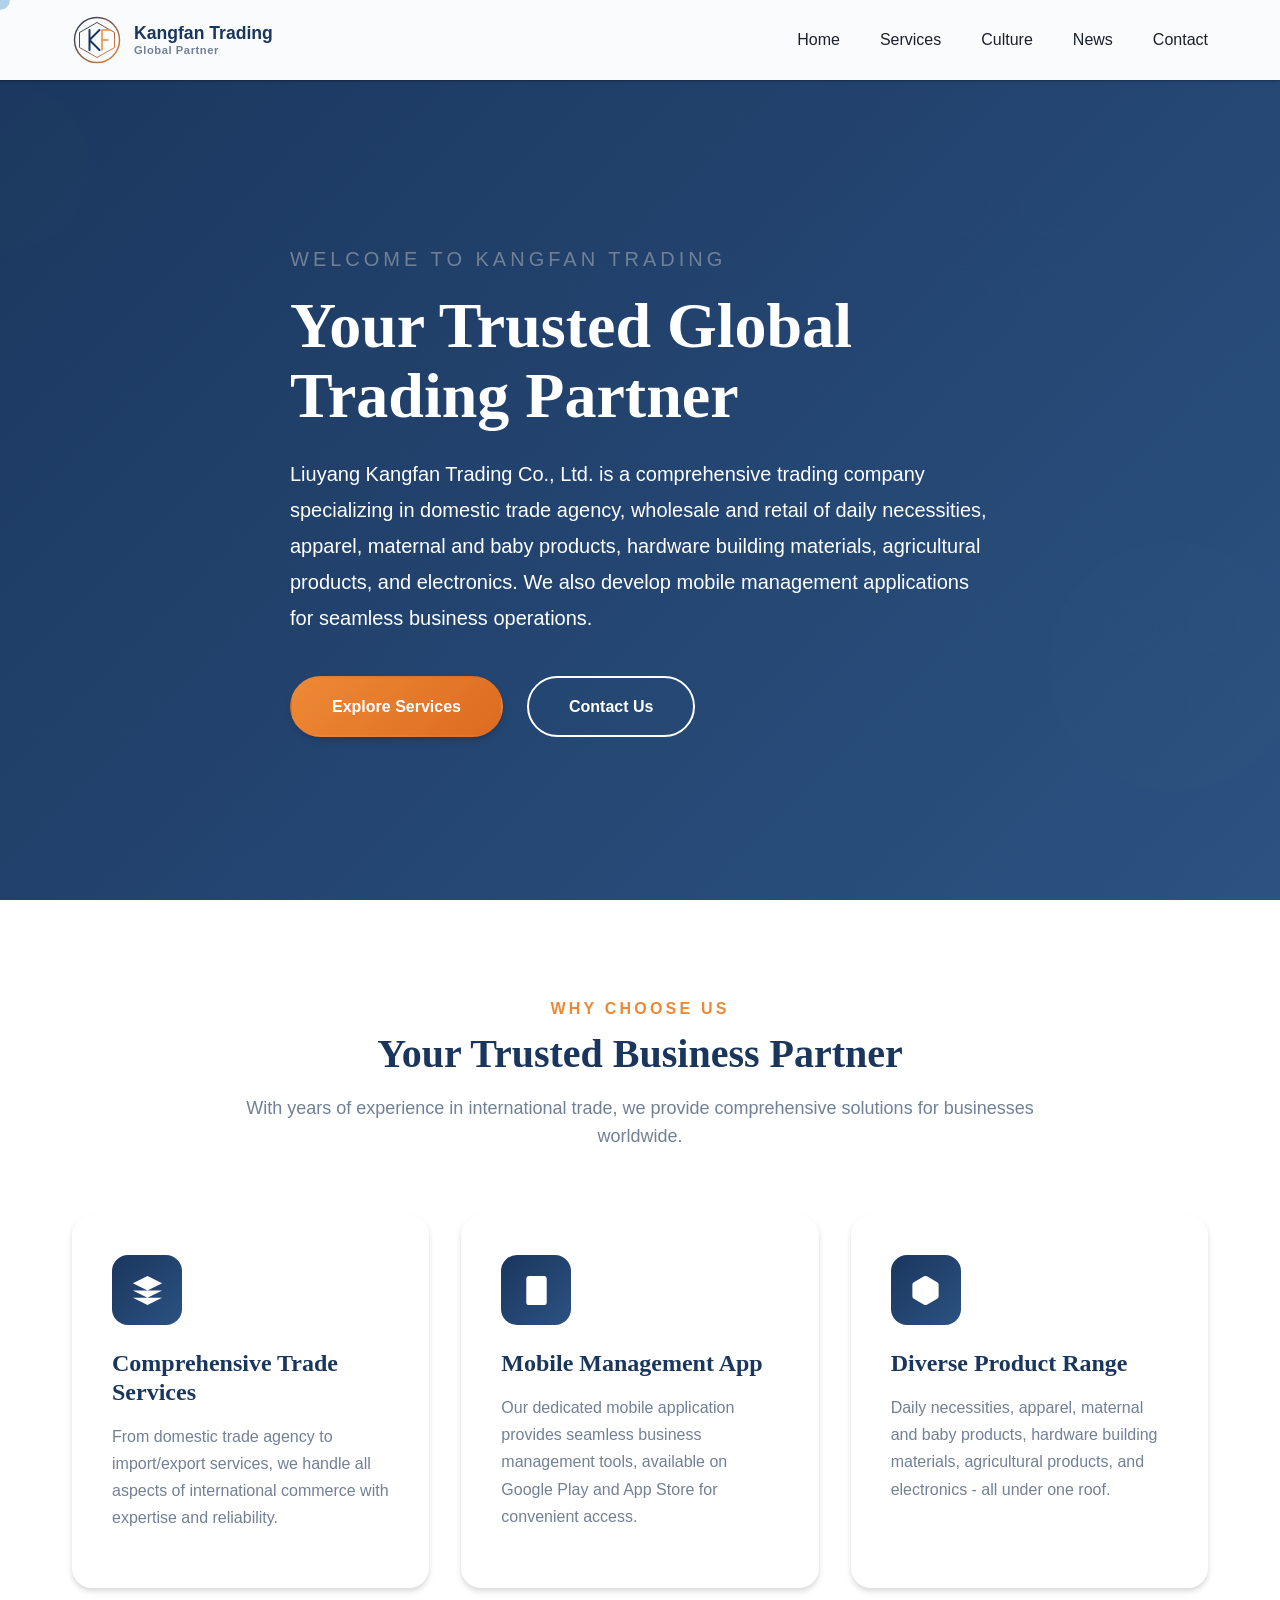
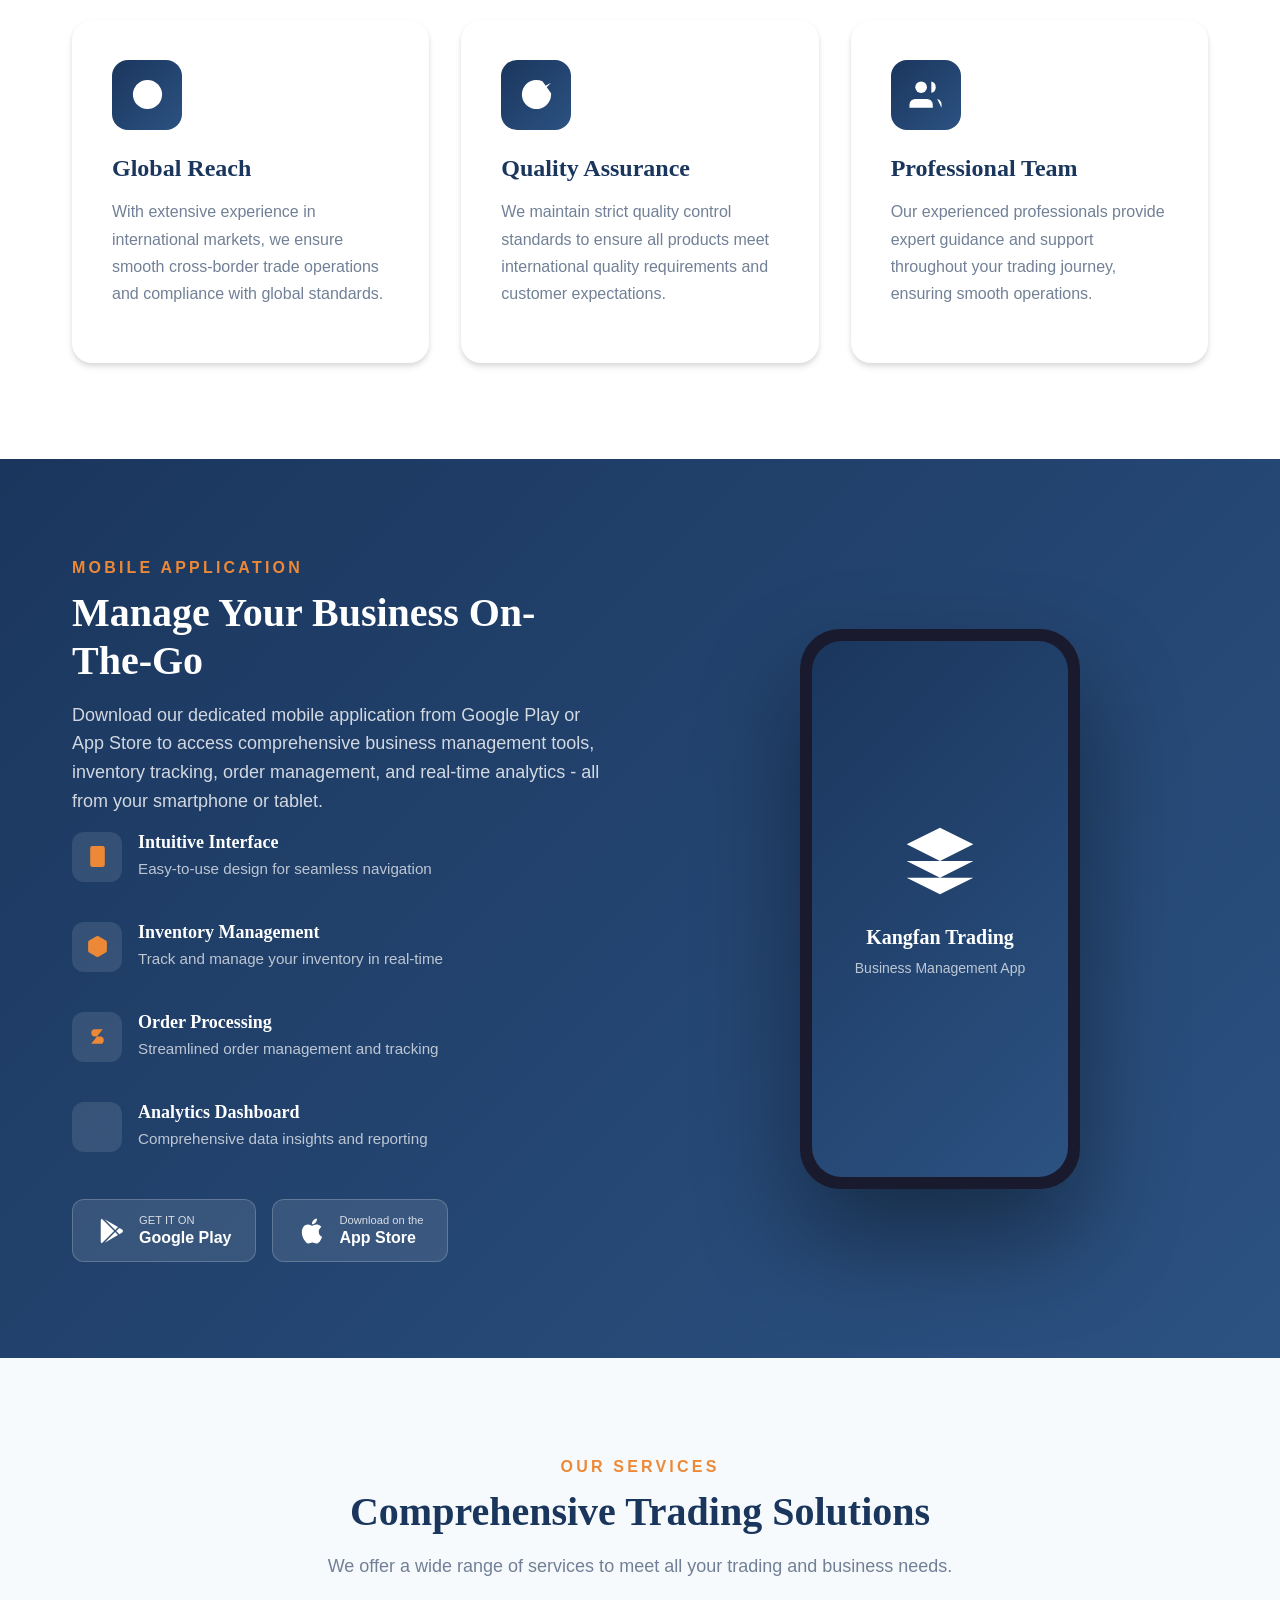
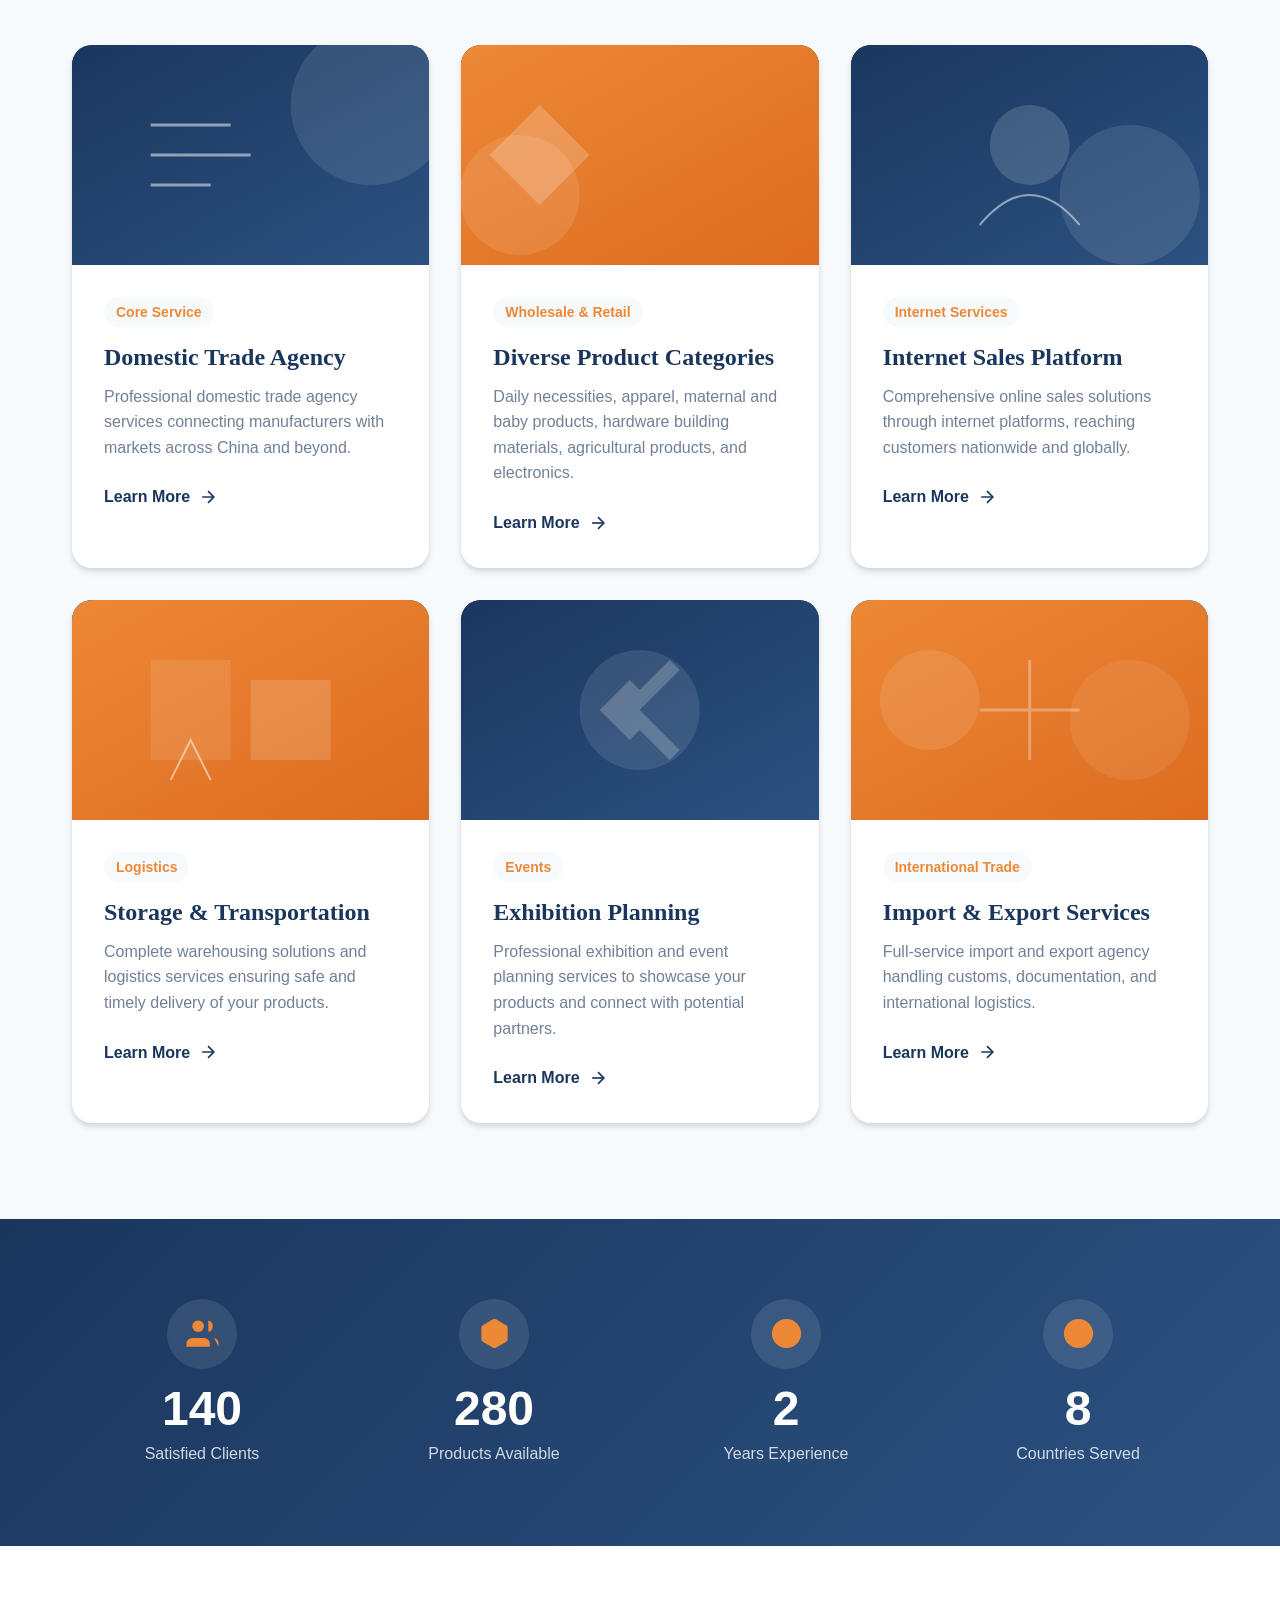
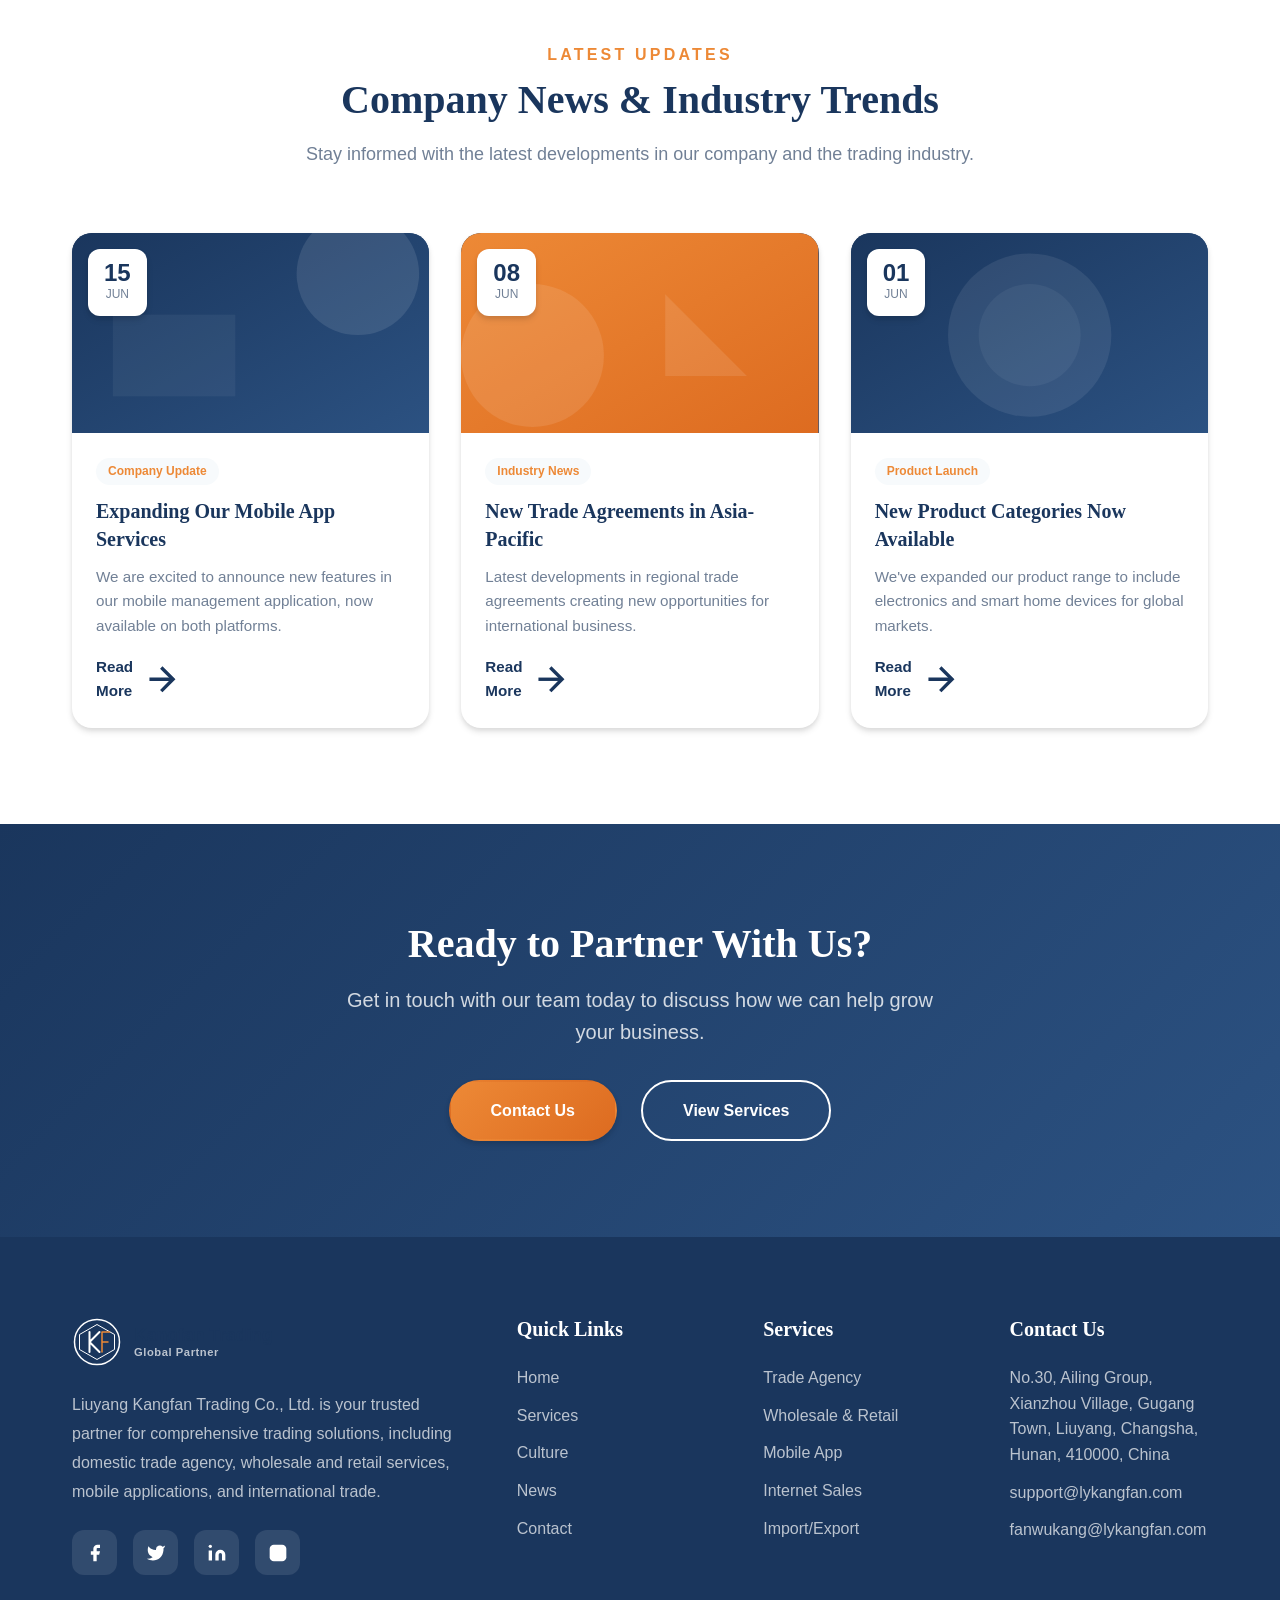
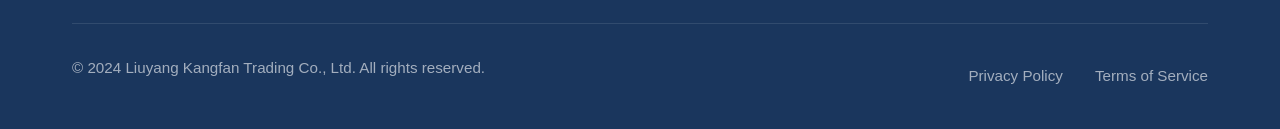
<file: index.html>
<!DOCTYPE html>
<html lang="en">
<head>
    <meta charset="UTF-8">
    <meta name="viewport" content="width=device-width, initial-scale=1.0">
    <meta name="description" content="Liuyang Kangfan Trading Co., Ltd. - Your trusted partner for domestic trade agency, wholesale and retail of daily necessities, apparel, maternal and baby products, hardware building materials, agricultural products, and electronics. Also offering mobile management applications.">
    <meta name="keywords" content="Liuyang Kangfan, Trading Company, Wholesale, Retail, Daily Necessities, Apparel, Maternal Products, Hardware, Electronics, Mobile App, Import Export, China">
    <meta name="author" content="Liuyang Kangfan Trading Co., Ltd.">
    <meta name="robots" content="index, follow">
    <meta name="googlebot" content="index, follow">
    <meta name="revisit-after" content="7 days">
    <meta name="language" content="English">
    <meta name="distribution" content="global">
    
    <!-- Open Graph -->
    <meta property="og:type" content="website">
    <meta property="og:title" content="Liuyang Kangfan Trading Co., Ltd. - Global Trading Partner">
    <meta property="og:description" content="Your trusted partner for domestic trade agency, wholesale and retail. Download our mobile app for seamless business management.">
    <meta property="og:url" content="https://lykangfan.com">
    <meta property="og:site_name" content="Liuyang Kangfan">
    <meta property="og:image" content="https://lykangfan.com/images/og-image.png">
    <meta property="og:locale" content="en_US">
    
    <!-- Twitter Card -->
    <meta name="twitter:card" content="summary_large_image">
    <meta name="twitter:title" content="Liuyang Kangfan Trading Co., Ltd.">
    <meta name="twitter:description" content="Your trusted partner for domestic trade agency and wholesale/retail services.">
    
    <!-- Canonical URL -->
    <link rel="canonical" href="https://lykangfan.com/">
    
    <!-- Favicon -->
    <link rel="icon" type="image/svg+xml" href="images/logo.svg">
    <link rel="apple-touch-icon" href="images/logo.svg">
    
    <title>Liuyang Kangfan Trading Co., Ltd. - Global Trading Partner</title>
    
    <!-- Stylesheets -->
    <link rel="stylesheet" href="css/style.css">
    <link rel="stylesheet" href="css/animations.css">
    
    <!-- Structured Data -->
    <script type="application/ld+json">
    {
        "@context": "https://schema.org",
        "@type": "Organization",
        "name": "Liuyang Kangfan Trading Co., Ltd.",
        "url": "https://lykangfan.com",
        "logo": "https://lykangfan.com/images/logo.svg",
        "description": "Your trusted partner for domestic trade agency, wholesale and retail of daily necessities, apparel, maternal products, hardware, and electronics.",
        "address": {
            "@type": "PostalAddress",
            "streetAddress": "No.30, Ailing Group, Xianzhou Village, Gugang Town",
            "addressLocality": "Liuyang",
            "addressRegion": "Hunan",
            "postalCode": "410000",
            "addressCountry": "CN"
        },
        "contactPoint": {
            "@type": "ContactPoint",
            "email": "support@lykangfan.com",
            "contactType": "customer service"
        }
    }
    </script>
</head>
<body>
    <!-- Header -->
    <header class="header">
        <div class="container">
            <a href="index.html" class="logo">
                <svg viewBox="0 0 100 100" width="50" height="50">
                    <circle cx="50" cy="50" r="45" fill="none" stroke="url(#headerGradient)" stroke-width="3"/>
                    <path d="M50 15 L85 35 L85 65 L50 85 L15 65 L15 35 Z" fill="none" stroke="url(#headerGradient)" stroke-width="2"/>
                    <path d="M35 30 L35 70 M35 50 L55 30 M35 50 L55 70" fill="none" stroke="#1a365d" stroke-width="4" stroke-linecap="round"/>
                    <path d="M60 30 L60 70 M60 30 L75 30 M60 50 L72 50" fill="none" stroke="#ed8936" stroke-width="3" stroke-linecap="round"/>
                    <defs>
                        <linearGradient id="headerGradient" x1="0%" y1="0%" x2="100%" y2="100%">
                            <stop offset="0%" style="stop-color:#1a365d"/>
                            <stop offset="100%" style="stop-color:#ed8936"/>
                        </linearGradient>
                    </defs>
                </svg>
                <div class="logo-text">
                    <span>Kangfan Trading</span>
                    <span>Global Partner</span>
                </div>
            </a>
            <nav class="nav">
                <ul class="nav-list">
                    <li><a href="index.html" class="nav-link active">Home</a></li>
                    <li><a href="services.html" class="nav-link">Services</a></li>
                    <li><a href="culture.html" class="nav-link">Culture</a></li>
                    <li><a href="news.html" class="nav-link">News</a></li>
                    <li><a href="contact.html" class="nav-link">Contact</a></li>
                </ul>
            </nav>
            <button class="mobile-menu-btn" aria-label="Toggle menu">
                <span></span>
                <span></span>
                <span></span>
            </button>
        </div>
    </header>
    
    <!-- Mobile Navigation -->
    <nav class="mobile-nav">
        <ul class="mobile-nav-list">
            <li><a href="index.html" class="mobile-nav-link">Home</a></li>
            <li><a href="services.html" class="mobile-nav-link">Services</a></li>
            <li><a href="culture.html" class="mobile-nav-link">Culture</a></li>
            <li><a href="news.html" class="mobile-nav-link">News</a></li>
            <li><a href="contact.html" class="mobile-nav-link">Contact</a></li>
        </ul>
    </nav>

    <!-- Hero Section -->
    <section class="hero">
        <div class="hero-bg">
            <svg viewBox="0 0 1920 1080" preserveAspectRatio="xMidYMid slice">
                <defs>
                    <pattern id="heroPattern" x="0" y="0" width="100" height="100" patternUnits="userSpaceOnUse">
                        <circle cx="50" cy="50" r="30" fill="none" stroke="white" stroke-width="1" opacity="0.1"/>
                    </pattern>
                </defs>
                <rect width="100%" height="100%" fill="url(#heroPattern)"/>
                <circle class="hero-bg-element" cx="200" cy="200" r="100" fill="white" opacity="0.05"/>
                <circle class="hero-bg-element" cx="1600" cy="800" r="150" fill="white" opacity="0.05"/>
                <circle class="hero-bg-element" cx="1400" cy="300" r="80" fill="white" opacity="0.03"/>
            </svg>
        </div>
        <div class="container">
            <div class="hero-content">
                <p class="hero-subtitle">Welcome to Kangfan Trading</p>
                <h1 class="hero-title">Your Trusted Global Trading Partner</h1>
                <p class="hero-description">
                    Liuyang Kangfan Trading Co., Ltd. is a comprehensive trading company specializing in domestic trade agency, wholesale and retail of daily necessities, apparel, maternal and baby products, hardware building materials, agricultural products, and electronics. We also develop mobile management applications for seamless business operations.
                </p>
                <div class="hero-buttons">
                    <a href="services.html" class="btn btn-primary">Explore Services</a>
                    <a href="contact.html" class="btn btn-secondary">Contact Us</a>
                </div>
            </div>
        </div>
    </section>

    <!-- Features Section -->
    <section class="section" id="features">
        <div class="container">
            <div class="section-header reveal">
                <p class="section-subtitle">Why Choose Us</p>
                <h2 class="section-title">Your Trusted Business Partner</h2>
                <p class="section-description">
                    With years of experience in international trade, we provide comprehensive solutions for businesses worldwide.
                </p>
            </div>
            <div class="features-grid">
                <div class="feature-card reveal stagger-1">
                    <div class="feature-icon">
                        <svg viewBox="0 0 24 24">
                            <path d="M12 2L2 7l10 5 10-5-10-5zM2 17l10 5 10-5M2 12l10 5 10-5"/>
                        </svg>
                    </div>
                    <h3 class="feature-title">Comprehensive Trade Services</h3>
                    <p class="feature-description">
                        From domestic trade agency to import/export services, we handle all aspects of international commerce with expertise and reliability.
                    </p>
                </div>
                <div class="feature-card reveal stagger-2">
                    <div class="feature-icon">
                        <svg viewBox="0 0 24 24">
                            <rect x="5" y="2" width="14" height="20" rx="2" ry="2"/>
                            <line x1="12" y1="18" x2="12.01" y2="18"/>
                        </svg>
                    </div>
                    <h3 class="feature-title">Mobile Management App</h3>
                    <p class="feature-description">
                        Our dedicated mobile application provides seamless business management tools, available on Google Play and App Store for convenient access.
                    </p>
                </div>
                <div class="feature-card reveal stagger-3">
                    <div class="feature-icon">
                        <svg viewBox="0 0 24 24">
                            <path d="M21 16V8a2 2 0 0 0-1-1.73l-7-4a2 2 0 0 0-2 0l-7 4A2 2 0 0 0 3 8v8a2 2 0 0 0 1 1.73l7 4a2 2 0 0 0 2 0l7-4A2 2 0 0 0 21 16z"/>
                            <polyline points="3.27 6.96 12 12.01 20.73 6.96"/>
                            <line x1="12" y1="22.08" x2="12" y2="12"/>
                        </svg>
                    </div>
                    <h3 class="feature-title">Diverse Product Range</h3>
                    <p class="feature-description">
                        Daily necessities, apparel, maternal and baby products, hardware building materials, agricultural products, and electronics - all under one roof.
                    </p>
                </div>
                <div class="feature-card reveal stagger-4">
                    <div class="feature-icon">
                        <svg viewBox="0 0 24 24">
                            <circle cx="12" cy="12" r="10"/>
                            <line x1="2" y1="12" x2="22" y2="12"/>
                            <path d="M12 2a15.3 15.3 0 0 1 4 10 15.3 15.3 0 0 1-4 10 15.3 15.3 0 0 1-4-10 15.3 15.3 0 0 1 4-10z"/>
                        </svg>
                    </div>
                    <h3 class="feature-title">Global Reach</h3>
                    <p class="feature-description">
                        With extensive experience in international markets, we ensure smooth cross-border trade operations and compliance with global standards.
                    </p>
                </div>
                <div class="feature-card reveal stagger-5">
                    <div class="feature-icon">
                        <svg viewBox="0 0 24 24">
                            <path d="M22 11.08V12a10 10 0 1 1-5.93-9.14"/>
                            <polyline points="22 4 12 14.01 9 11.01"/>
                        </svg>
                    </div>
                    <h3 class="feature-title">Quality Assurance</h3>
                    <p class="feature-description">
                        We maintain strict quality control standards to ensure all products meet international quality requirements and customer expectations.
                    </p>
                </div>
                <div class="feature-card reveal stagger-6">
                    <div class="feature-icon">
                        <svg viewBox="0 0 24 24">
                            <path d="M17 21v-2a4 4 0 0 0-4-4H5a4 4 0 0 0-4 4v2"/>
                            <circle cx="9" cy="7" r="4"/>
                            <path d="M23 21v-2a4 4 0 0 0-3-3.87"/>
                            <path d="M16 3.13a4 4 0 0 1 0 7.75"/>
                        </svg>
                    </div>
                    <h3 class="feature-title">Professional Team</h3>
                    <p class="feature-description">
                        Our experienced professionals provide expert guidance and support throughout your trading journey, ensuring smooth operations.
                    </p>
                </div>
            </div>
        </div>
    </section>

    <!-- App Section -->
    <section class="section app-section">
        <div class="container">
            <div class="app-content">
                <div class="app-info reveal-left">
                    <p class="section-subtitle">Mobile Application</p>
                    <h2 class="section-title">Manage Your Business On-The-Go</h2>
                    <p class="section-description">
                        Download our dedicated mobile application from Google Play or App Store to access comprehensive business management tools, inventory tracking, order management, and real-time analytics - all from your smartphone or tablet.
                    </p>
                    <div class="app-features">
                        <div class="app-feature">
                            <div class="app-feature-icon">
                                <svg viewBox="0 0 24 24">
                                    <rect x="5" y="2" width="14" height="20" rx="2" ry="2"/>
                                    <line x1="12" y1="18" x2="12.01" y2="18"/>
                                </svg>
                            </div>
                            <div class="app-feature-text">
                                <h4>Intuitive Interface</h4>
                                <p>Easy-to-use design for seamless navigation</p>
                            </div>
                        </div>
                        <div class="app-feature">
                            <div class="app-feature-icon">
                                <svg viewBox="0 0 24 24">
                                    <path d="M21 16V8a2 2 0 0 0-1-1.73l-7-4a2 2 0 0 0-2 0l-7 4A2 2 0 0 0 3 8v8a2 2 0 0 0 1 1.73l7 4a2 2 0 0 0 2 0l7-4A2 2 0 0 0 21 16z"/>
                                </svg>
                            </div>
                            <div class="app-feature-text">
                                <h4>Inventory Management</h4>
                                <p>Track and manage your inventory in real-time</p>
                            </div>
                        </div>
                        <div class="app-feature">
                            <div class="app-feature-icon">
                                <svg viewBox="0 0 24 24">
                                    <line x1="12" y1="1" x2="12" y2="23"/>
                                    <path d="M17 5H9.5a3.5 3.5 0 0 0 0 7h5a3.5 3.5 0 0 1 0 7H6"/>
                                </svg>
                            </div>
                            <div class="app-feature-text">
                                <h4>Order Processing</h4>
                                <p>Streamlined order management and tracking</p>
                            </div>
                        </div>
                        <div class="app-feature">
                            <div class="app-feature-icon">
                                <svg viewBox="0 0 24 24">
                                    <line x1="18" y1="20" x2="18" y2="10"/>
                                    <line x1="12" y1="20" x2="12" y2="4"/>
                                    <line x1="6" y1="20" x2="6" y2="14"/>
                                </svg>
                            </div>
                            <div class="app-feature-text">
                                <h4>Analytics Dashboard</h4>
                                <p>Comprehensive data insights and reporting</p>
                            </div>
                        </div>
                    </div>
                    <div class="app-stores">
                        <a href="#" class="store-btn" title="Download on Google Play">
                            <svg viewBox="0 0 24 24" fill="white">
                                <path d="M3 20.5v-17c0-.59.34-1.11.84-1.35L13.69 12l-9.85 9.85c-.5-.24-.84-.76-.84-1.35zm13.81-5.38L6.05 21.34l8.49-8.49 2.27 2.27zm3.35-4.31c.34.27.59.69.59 1.19s-.22.9-.57 1.18l-2.29 1.32-2.5-2.5 2.5-2.5 2.27 1.31zM6.05 2.66l10.76 6.22-2.27 2.27L6.05 2.66z"/>
                            </svg>
                            <div class="store-btn-text">
                                <span>GET IT ON</span>
                                <span>Google Play</span>
                            </div>
                        </a>
                        <a href="#" class="store-btn" title="Download on App Store">
                            <svg viewBox="0 0 24 24" fill="white">
                                <path d="M18.71 19.5c-.83 1.24-1.71 2.45-3.05 2.47-1.34.03-1.77-.79-3.29-.79-1.53 0-2 .77-3.27.82-1.31.05-2.3-1.32-3.14-2.53C4.25 17 2.94 12.45 4.7 9.39c.87-1.52 2.43-2.48 4.12-2.51 1.28-.02 2.5.87 3.29.87.78 0 2.26-1.07 3.81-.91.65.03 2.47.26 3.64 1.98-.09.06-2.17 1.28-2.15 3.81.03 3.02 2.65 4.03 2.68 4.04-.03.07-.42 1.44-1.38 2.83M13 3.5c.73-.83 1.94-1.46 2.94-1.5.13 1.17-.34 2.35-1.04 3.19-.69.85-1.83 1.51-2.95 1.42-.15-1.15.41-2.35 1.05-3.11z"/>
                            </svg>
                            <div class="store-btn-text">
                                <span>Download on the</span>
                                <span>App Store</span>
                            </div>
                        </a>
                    </div>
                </div>
                <div class="app-visual reveal-right">
                    <div class="phone-mockup float-medium">
                        <div class="phone-screen">
                            <svg viewBox="0 0 24 24" fill="white">
                                <path d="M12 2L2 7l10 5 10-5-10-5zM2 17l10 5 10-5M2 12l10 5 10-5"/>
                            </svg>
                            <h4>Kangfan Trading</h4>
                            <p>Business Management App</p>
                        </div>
                    </div>
                </div>
            </div>
        </div>
    </section>

    <!-- Services Preview Section -->
    <section class="section section-dark" id="services">
        <div class="container">
            <div class="section-header reveal">
                <p class="section-subtitle">Our Services</p>
                <h2 class="section-title">Comprehensive Trading Solutions</h2>
                <p class="section-description">
                    We offer a wide range of services to meet all your trading and business needs.
                </p>
            </div>
            <div class="services-grid">
                <div class="service-card reveal stagger-1">
                    <div class="service-image">
                        <svg viewBox="0 0 400 220" preserveAspectRatio="xMidYMid slice">
                            <defs>
                                <linearGradient id="serviceGrad1" x1="0%" y1="0%" x2="100%" y2="100%">
                                    <stop offset="0%" style="stop-color:#1a365d"/>
                                    <stop offset="100%" style="stop-color:#2c5282"/>
                                </linearGradient>
                            </defs>
                            <rect width="400" height="220" fill="url(#serviceGrad1)"/>
                            <circle cx="320" cy="60" r="80" fill="rgba(255,255,255,0.1)"/>
                            <path d="M100 80 L180 80 M100 110 L200 110 M100 140 L160 140" stroke="white" stroke-width="3" opacity="0.5"/>
                        </svg>
                    </div>
                    <div class="service-content">
                        <span class="service-tag">Core Service</span>
                        <h3 class="service-title">Domestic Trade Agency</h3>
                        <p class="service-description">
                            Professional domestic trade agency services connecting manufacturers with markets across China and beyond.
                        </p>
                        <a href="services.html" class="service-link">
                            Learn More
                            <svg viewBox="0 0 24 24" fill="none" stroke="currentColor" stroke-width="2">
                                <line x1="5" y1="12" x2="19" y2="12"/>
                                <polyline points="12 5 19 12 12 19"/>
                            </svg>
                        </a>
                    </div>
                </div>
                <div class="service-card reveal stagger-2">
                    <div class="service-image">
                        <svg viewBox="0 0 400 220" preserveAspectRatio="xMidYMid slice">
                            <defs>
                                <linearGradient id="serviceGrad2" x1="0%" y1="0%" x2="100%" y2="100%">
                                    <stop offset="0%" style="stop-color:#ed8936"/>
                                    <stop offset="100%" style="stop-color:#dd6b20"/>
                                </linearGradient>
                            </defs>
                            <rect width="400" height="220" fill="url(#serviceGrad2)"/>
                            <circle cx="80" cy="150" r="60" fill="rgba(255,255,255,0.1)"/>
                            <path d="M50 110 L100 60 L150 110 L100 160 Z" fill="rgba(255,255,255,0.2)"/>
                        </svg>
                    </div>
                    <div class="service-content">
                        <span class="service-tag">Wholesale & Retail</span>
                        <h3 class="service-title">Diverse Product Categories</h3>
                        <p class="service-description">
                            Daily necessities, apparel, maternal and baby products, hardware building materials, agricultural products, and electronics.
                        </p>
                        <a href="services.html" class="service-link">
                            Learn More
                            <svg viewBox="0 0 24 24" fill="none" stroke="currentColor" stroke-width="2">
                                <line x1="5" y1="12" x2="19" y2="12"/>
                                <polyline points="12 5 19 12 12 19"/>
                            </svg>
                        </a>
                    </div>
                </div>
                <div class="service-card reveal stagger-3">
                    <div class="service-image">
                        <svg viewBox="0 0 400 220" preserveAspectRatio="xMidYMid slice">
                            <defs>
                                <linearGradient id="serviceGrad3" x1="0%" y1="0%" x2="100%" y2="100%">
                                    <stop offset="0%" style="stop-color:#1a365d"/>
                                    <stop offset="100%" style="stop-color:#2c5282"/>
                                </linearGradient>
                            </defs>
                            <rect width="400" height="220" fill="url(#serviceGrad3)"/>
                            <circle cx="300" cy="150" r="70" fill="rgba(255,255,255,0.1)"/>
                            <circle cx="200" cy="100" r="40" fill="rgba(255,255,255,0.15)"/>
                            <path d="M150 180 Q200 120 250 180" stroke="white" stroke-width="2" fill="none" opacity="0.5"/>
                        </svg>
                    </div>
                    <div class="service-content">
                        <span class="service-tag">Internet Services</span>
                        <h3 class="service-title">Internet Sales Platform</h3>
                        <p class="service-description">
                            Comprehensive online sales solutions through internet platforms, reaching customers nationwide and globally.
                        </p>
                        <a href="services.html" class="service-link">
                            Learn More
                            <svg viewBox="0 0 24 24" fill="none" stroke="currentColor" stroke-width="2">
                                <line x1="5" y1="12" x2="19" y2="12"/>
                                <polyline points="12 5 19 12 12 19"/>
                            </svg>
                        </a>
                    </div>
                </div>
                <div class="service-card reveal stagger-4">
                    <div class="service-image">
                        <svg viewBox="0 0 400 220" preserveAspectRatio="xMidYMid slice">
                            <defs>
                                <linearGradient id="serviceGrad4" x1="0%" y1="0%" x2="100%" y2="100%">
                                    <stop offset="0%" style="stop-color:#ed8936"/>
                                    <stop offset="100%" style="stop-color:#dd6b20"/>
                                </linearGradient>
                            </defs>
                            <rect width="400" height="220" fill="url(#serviceGrad4)"/>
                            <rect x="100" y="60" width="80" height="100" fill="rgba(255,255,255,0.1)"/>
                            <rect x="200" y="80" width="80" height="80" fill="rgba(255,255,255,0.15)"/>
                            <path d="M120 180 L140 140 L160 180" stroke="white" stroke-width="2" fill="none" opacity="0.5"/>
                        </svg>
                    </div>
                    <div class="service-content">
                        <span class="service-tag">Logistics</span>
                        <h3 class="service-title">Storage & Transportation</h3>
                        <p class="service-description">
                            Complete warehousing solutions and logistics services ensuring safe and timely delivery of your products.
                        </p>
                        <a href="services.html" class="service-link">
                            Learn More
                            <svg viewBox="0 0 24 24" fill="none" stroke="currentColor" stroke-width="2">
                                <line x1="5" y1="12" x2="19" y2="12"/>
                                <polyline points="12 5 19 12 12 19"/>
                            </svg>
                        </a>
                    </div>
                </div>
                <div class="service-card reveal stagger-5">
                    <div class="service-image">
                        <svg viewBox="0 0 400 220" preserveAspectRatio="xMidYMid slice">
                            <defs>
                                <linearGradient id="serviceGrad5" x1="0%" y1="0%" x2="100%" y2="100%">
                                    <stop offset="0%" style="stop-color:#1a365d"/>
                                    <stop offset="100%" style="stop-color:#2c5282"/>
                                </linearGradient>
                            </defs>
                            <rect width="400" height="220" fill="url(#serviceGrad5)"/>
                            <circle cx="200" cy="110" r="60" fill="rgba(255,255,255,0.1)"/>
                            <path d="M160 110 L190 80 L200 90 L230 60 L240 70 L200 110 L240 150 L230 160 L200 130 L190 140 Z" fill="rgba(255,255,255,0.2)"/>
                        </svg>
                    </div>
                    <div class="service-content">
                        <span class="service-tag">Events</span>
                        <h3 class="service-title">Exhibition Planning</h3>
                        <p class="service-description">
                            Professional exhibition and event planning services to showcase your products and connect with potential partners.
                        </p>
                        <a href="services.html" class="service-link">
                            Learn More
                            <svg viewBox="0 0 24 24" fill="none" stroke="currentColor" stroke-width="2">
                                <line x1="5" y1="12" x2="19" y2="12"/>
                                <polyline points="12 5 19 12 12 19"/>
                            </svg>
                        </a>
                    </div>
                </div>
                <div class="service-card reveal stagger-6">
                    <div class="service-image">
                        <svg viewBox="0 0 400 220" preserveAspectRatio="xMidYMid slice">
                            <defs>
                                <linearGradient id="serviceGrad6" x1="0%" y1="0%" x2="100%" y2="100%">
                                    <stop offset="0%" style="stop-color:#ed8936"/>
                                    <stop offset="100%" style="stop-color:#dd6b20"/>
                                </linearGradient>
                            </defs>
                            <rect width="400" height="220" fill="url(#serviceGrad6)"/>
                            <circle cx="100" cy="100" r="50" fill="rgba(255,255,255,0.1)"/>
                            <circle cx="300" cy="120" r="60" fill="rgba(255,255,255,0.08)"/>
                            <path d="M150 110 L250 110 M200 60 L200 160" stroke="white" stroke-width="3" opacity="0.3"/>
                        </svg>
                    </div>
                    <div class="service-content">
                        <span class="service-tag">International Trade</span>
                        <h3 class="service-title">Import & Export Services</h3>
                        <p class="service-description">
                            Full-service import and export agency handling customs, documentation, and international logistics.
                        </p>
                        <a href="services.html" class="service-link">
                            Learn More
                            <svg viewBox="0 0 24 24" fill="none" stroke="currentColor" stroke-width="2">
                                <line x1="5" y1="12" x2="19" y2="12"/>
                                <polyline points="12 5 19 12 12 19"/>
                            </svg>
                        </a>
                    </div>
                </div>
            </div>
        </div>
    </section>

    <!-- Stats Section -->
    <section class="stats-section">
        <div class="container">
            <div class="stats-grid">
                <div class="stat-card reveal stagger-1">
                    <div class="stat-icon">
                        <svg viewBox="0 0 24 24">
                            <path d="M17 21v-2a4 4 0 0 0-4-4H5a4 4 0 0 0-4 4v2"/>
                            <circle cx="9" cy="7" r="4"/>
                            <path d="M23 21v-2a4 4 0 0 0-3-3.87"/>
                            <path d="M16 3.13a4 4 0 0 1 0 7.75"/>
                        </svg>
                    </div>
                    <div class="stat-number" data-counter="500">0</div>
                    <div class="stat-label">Satisfied Clients</div>
                </div>
                <div class="stat-card reveal stagger-2">
                    <div class="stat-icon">
                        <svg viewBox="0 0 24 24">
                            <path d="M21 16V8a2 2 0 0 0-1-1.73l-7-4a2 2 0 0 0-2 0l-7 4A2 2 0 0 0 3 8v8a2 2 0 0 0 1 1.73l7 4a2 2 0 0 0 2 0l7-4A2 2 0 0 0 21 16z"/>
                        </svg>
                    </div>
                    <div class="stat-number" data-counter="1000">0</div>
                    <div class="stat-label">Products Available</div>
                </div>
                <div class="stat-card reveal stagger-3">
                    <div class="stat-icon">
                        <svg viewBox="0 0 24 24">
                            <circle cx="12" cy="12" r="10"/>
                            <polyline points="12 6 12 12 16 14"/>
                        </svg>
                    </div>
                    <div class="stat-number" data-counter="10">0</div>
                    <div class="stat-label">Years Experience</div>
                </div>
                <div class="stat-card reveal stagger-4">
                    <div class="stat-icon">
                        <svg viewBox="0 0 24 24">
                            <circle cx="12" cy="12" r="10"/>
                            <line x1="2" y1="12" x2="22" y2="12"/>
                            <path d="M12 2a15.3 15.3 0 0 1 4 10 15.3 15.3 0 0 1-4 10 15.3 15.3 0 0 1-4-10 15.3 15.3 0 0 1 4-10z"/>
                        </svg>
                    </div>
                    <div class="stat-number" data-counter="30">0</div>
                    <div class="stat-label">Countries Served</div>
                </div>
            </div>
        </div>
    </section>

    <!-- News Preview Section -->
    <section class="section" id="news">
        <div class="container">
            <div class="section-header reveal">
                <p class="section-subtitle">Latest Updates</p>
                <h2 class="section-title">Company News & Industry Trends</h2>
                <p class="section-description">
                    Stay informed with the latest developments in our company and the trading industry.
                </p>
            </div>
            <div class="news-grid">
                <div class="news-card reveal stagger-1">
                    <div class="news-image">
                        <svg viewBox="0 0 350 200" preserveAspectRatio="xMidYMid slice">
                            <defs>
                                <linearGradient id="newsGrad1" x1="0%" y1="0%" x2="100%" y2="100%">
                                    <stop offset="0%" style="stop-color:#1a365d"/>
                                    <stop offset="100%" style="stop-color:#2c5282"/>
                                </linearGradient>
                            </defs>
                            <rect width="350" height="200" fill="url(#newsGrad1)"/>
                            <circle cx="280" cy="40" r="60" fill="rgba(255,255,255,0.1)"/>
                            <rect x="40" y="80" width="120" height="80" fill="rgba(255,255,255,0.05)"/>
                        </svg>
                        <div class="news-date">
                            <div class="day">15</div>
                            <div class="month">Jun</div>
                        </div>
                    </div>
                    <div class="news-content">
                        <span class="news-category">Company Update</span>
                        <h3 class="news-title">Expanding Our Mobile App Services</h3>
                        <p class="news-excerpt">
                            We are excited to announce new features in our mobile management application, now available on both platforms.
                        </p>
                        <a href="news.html" class="news-link">
                            Read More
                            <svg viewBox="0 0 24 24" fill="none" stroke="currentColor" stroke-width="2">
                                <line x1="5" y1="12" x2="19" y2="12"/>
                                <polyline points="12 5 19 12 12 19"/>
                            </svg>
                        </a>
                    </div>
                </div>
                <div class="news-card reveal stagger-2">
                    <div class="news-image">
                        <svg viewBox="0 0 350 200" preserveAspectRatio="xMidYMid slice">
                            <defs>
                                <linearGradient id="newsGrad2" x1="0%" y1="0%" x2="100%" y2="100%">
                                    <stop offset="0%" style="stop-color:#ed8936"/>
                                    <stop offset="100%" style="stop-color:#dd6b20"/>
                                </linearGradient>
                            </defs>
                            <rect width="350" height="200" fill="url(#newsGrad2)"/>
                            <circle cx="70" cy="120" r="70" fill="rgba(255,255,255,0.1)"/>
                            <path d="M200 60 L280 140 L200 140 Z" fill="rgba(255,255,255,0.1)"/>
                        </svg>
                        <div class="news-date">
                            <div class="day">08</div>
                            <div class="month">Jun</div>
                        </div>
                    </div>
                    <div class="news-content">
                        <span class="news-category">Industry News</span>
                        <h3 class="news-title">New Trade Agreements in Asia-Pacific</h3>
                        <p class="news-excerpt">
                            Latest developments in regional trade agreements creating new opportunities for international business.
                        </p>
                        <a href="news.html" class="news-link">
                            Read More
                            <svg viewBox="0 0 24 24" fill="none" stroke="currentColor" stroke-width="2">
                                <line x1="5" y1="12" x2="19" y2="12"/>
                                <polyline points="12 5 19 12 12 19"/>
                            </svg>
                        </a>
                    </div>
                </div>
                <div class="news-card reveal stagger-3">
                    <div class="news-image">
                        <svg viewBox="0 0 350 200" preserveAspectRatio="xMidYMid slice">
                            <defs>
                                <linearGradient id="newsGrad3" x1="0%" y1="0%" x2="100%" y2="100%">
                                    <stop offset="0%" style="stop-color:#1a365d"/>
                                    <stop offset="100%" style="stop-color:#2c5282"/>
                                </linearGradient>
                            </defs>
                            <rect width="350" height="200" fill="url(#newsGrad3)"/>
                            <circle cx="175" cy="100" r="80" fill="rgba(255,255,255,0.08)"/>
                            <circle cx="175" cy="100" r="50" fill="rgba(255,255,255,0.05)"/>
                        </svg>
                        <div class="news-date">
                            <div class="day">01</div>
                            <div class="month">Jun</div>
                        </div>
                    </div>
                    <div class="news-content">
                        <span class="news-category">Product Launch</span>
                        <h3 class="news-title">New Product Categories Now Available</h3>
                        <p class="news-excerpt">
                            We've expanded our product range to include electronics and smart home devices for global markets.
                        </p>
                        <a href="news.html" class="news-link">
                            Read More
                            <svg viewBox="0 0 24 24" fill="none" stroke="currentColor" stroke-width="2">
                                <line x1="5" y1="12" x2="19" y2="12"/>
                                <polyline points="12 5 19 12 12 19"/>
                            </svg>
                        </a>
                    </div>
                </div>
            </div>
        </div>
    </section>

    <!-- CTA Section -->
    <section class="section" style="background: var(--gradient-primary); text-align: center;">
        <div class="container">
            <div class="reveal">
                <h2 style="color: white; font-size: 2.5rem; margin-bottom: 1rem;">Ready to Partner With Us?</h2>
                <p style="color: rgba(255,255,255,0.8); font-size: 1.25rem; margin-bottom: 2rem; max-width: 600px; margin-left: auto; margin-right: auto;">
                    Get in touch with our team today to discuss how we can help grow your business.
                </p>
                <div style="display: flex; gap: 1.5rem; justify-content: center; flex-wrap: wrap;">
                    <a href="contact.html" class="btn btn-primary">Contact Us</a>
                    <a href="services.html" class="btn btn-secondary">View Services</a>
                </div>
            </div>
        </div>
    </section>

    <!-- Footer -->
    <footer class="footer">
        <div class="container">
            <div class="footer-top">
                <div class="footer-brand">
                    <a href="index.html" class="logo">
                        <svg viewBox="0 0 100 100" width="50" height="50">
                            <circle cx="50" cy="50" r="45" fill="none" stroke="white" stroke-width="3"/>
                            <path d="M50 15 L85 35 L85 65 L50 85 L15 65 L15 35 Z" fill="none" stroke="white" stroke-width="2"/>
                            <path d="M35 30 L35 70 M35 50 L55 30 M35 50 L55 70" fill="none" stroke="white" stroke-width="4" stroke-linecap="round"/>
                            <path d="M60 30 L60 70 M60 30 L75 30 M60 50 L72 50" fill="none" stroke="#ed8936" stroke-width="3" stroke-linecap="round"/>
                        </svg>
                        <div class="logo-text" style="color: white;">
                            <span>Kangfan Trading</span>
                            <span style="color: rgba(255,255,255,0.7);">Global Partner</span>
                        </div>
                    </a>
                    <p>
                        Liuyang Kangfan Trading Co., Ltd. is your trusted partner for comprehensive trading solutions, including domestic trade agency, wholesale and retail services, mobile applications, and international trade.
                    </p>
                    <div class="footer-social">
                        <a href="#" class="social-link" title="Facebook">
                            <svg viewBox="0 0 24 24">
                                <path d="M18 2h-3a5 5 0 0 0-5 5v3H7v4h3v8h4v-8h3l1-4h-4V7a1 1 0 0 1 1-1h3z"/>
                            </svg>
                        </a>
                        <a href="#" class="social-link" title="Twitter">
                            <svg viewBox="0 0 24 24">
                                <path d="M23 3a10.9 10.9 0 0 1-3.14 1.53 4.48 4.48 0 0 0-7.86 3v1A10.66 10.66 0 0 1 3 4s-4 9 5 13a11.64 11.64 0 0 1-7 2c9 5 20 0 20-11.5a4.5 4.5 0 0 0-.08-.83A7.72 7.72 0 0 0 23 3z"/>
                            </svg>
                        </a>
                        <a href="#" class="social-link" title="LinkedIn">
                            <svg viewBox="0 0 24 24">
                                <path d="M16 8a6 6 0 0 1 6 6v7h-4v-7a2 2 0 0 0-2-2 2 2 0 0 0-2 2v7h-4v-7a6 6 0 0 1 6-6z"/>
                                <rect x="2" y="9" width="4" height="12"/>
                                <circle cx="4" cy="4" r="2"/>
                            </svg>
                        </a>
                        <a href="#" class="social-link" title="Instagram">
                            <svg viewBox="0 0 24 24">
                                <rect x="2" y="2" width="20" height="20" rx="5" ry="5"/>
                                <path d="M16 11.37A4 4 0 1 1 12.63 8 4 4 0 0 1 16 11.37z"/>
                                <line x1="17.5" y1="6.5" x2="17.51" y2="6.5"/>
                            </svg>
                        </a>
                    </div>
                </div>
                <div class="footer-column">
                    <h4 class="footer-title">Quick Links</h4>
                    <ul class="footer-links">
                        <li><a href="index.html" class="footer-link">Home</a></li>
                        <li><a href="services.html" class="footer-link">Services</a></li>
                        <li><a href="culture.html" class="footer-link">Culture</a></li>
                        <li><a href="news.html" class="footer-link">News</a></li>
                        <li><a href="contact.html" class="footer-link">Contact</a></li>
                    </ul>
                </div>
                <div class="footer-column">
                    <h4 class="footer-title">Services</h4>
                    <ul class="footer-links">
                        <li><a href="services.html" class="footer-link">Trade Agency</a></li>
                        <li><a href="services.html" class="footer-link">Wholesale & Retail</a></li>
                        <li><a href="services.html" class="footer-link">Mobile App</a></li>
                        <li><a href="services.html" class="footer-link">Internet Sales</a></li>
                        <li><a href="services.html" class="footer-link">Import/Export</a></li>
                    </ul>
                </div>
                <div class="footer-column">
                    <h4 class="footer-title">Contact Us</h4>
                    <ul class="footer-links">
                        <li class="footer-link">No.30, Ailing Group, Xianzhou Village, Gugang Town, Liuyang, Changsha, Hunan, 410000, China</li>
                        <li><a href="mailto:support@lykangfan.com" class="footer-link">support@lykangfan.com</a></li>
                        <li><a href="mailto:fanwukang@lykangfan.com" class="footer-link">fanwukang@lykangfan.com</a></li>
                    </ul>
                </div>
            </div>
            <div class="footer-bottom">
                <p>&copy; 2024 Liuyang Kangfan Trading Co., Ltd. All rights reserved.</p>
                <div class="footer-legal">
                    <a href="privacy.html">Privacy Policy</a>
                    <a href="terms.html">Terms of Service</a>
                </div>
            </div>
        </div>
    </footer>

    <!-- Scripts -->
    <script src="js/main.js"></script>
    <script src="js/animations.js"></script>
</body>
</html>
</file>
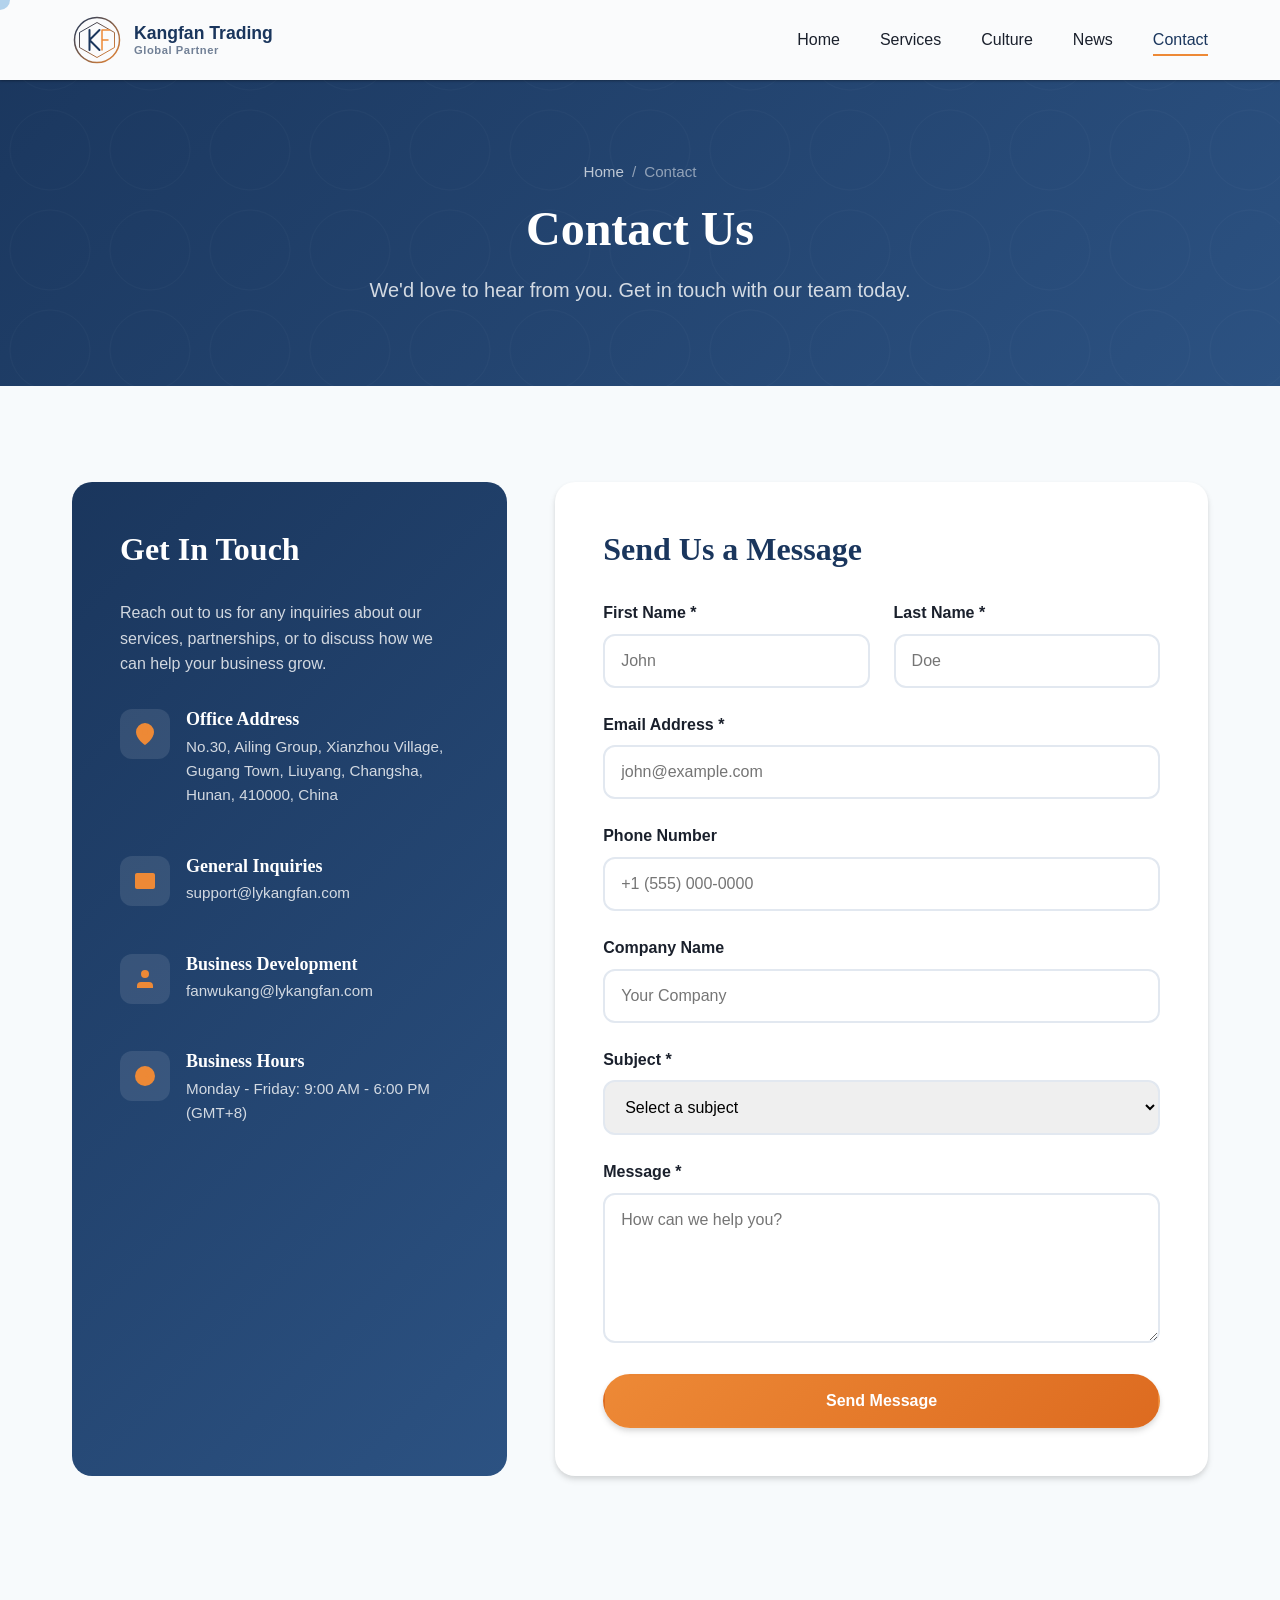
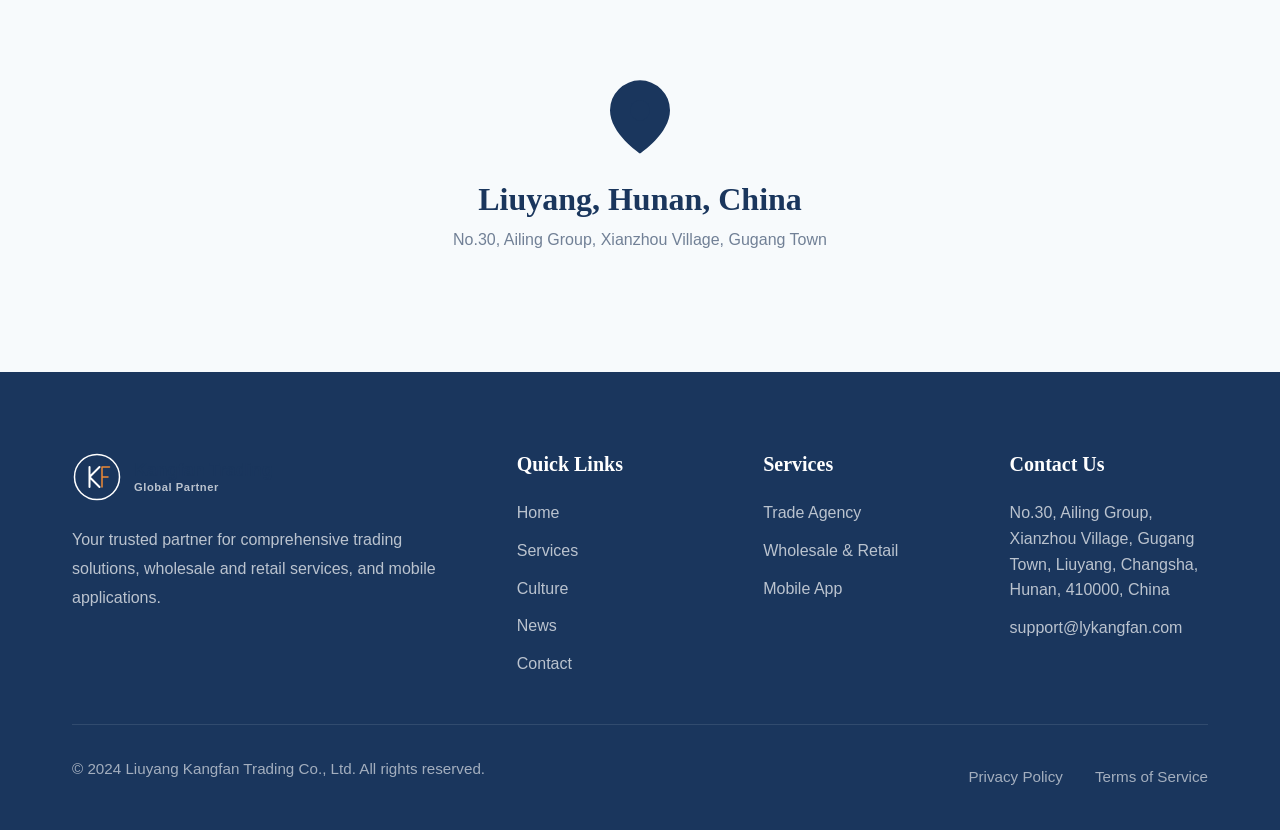
<file: contact.html>
<!DOCTYPE html>
<html lang="en">
<head>
    <meta charset="UTF-8">
    <meta name="viewport" content="width=device-width, initial-scale=1.0">
    <meta name="description" content="Contact Liuyang Kangfan Trading Co., Ltd. - Get in touch with our team for trading services, partnerships, and inquiries.">
    <meta name="robots" content="index, follow">
    <meta property="og:title" content="Contact Us - Liuyang Kangfan Trading Co., Ltd.">
    <meta property="og:url" content="https://lykangfan.com/contact.html">
    <link rel="canonical" href="https://lykangfan.com/contact.html">
    <link rel="icon" type="image/svg+xml" href="images/logo.svg">
    <title>Contact Us - Liuyang Kangfan Trading Co., Ltd.</title>
    <link rel="stylesheet" href="css/style.css">
    <link rel="stylesheet" href="css/animations.css">
</head>
<body>
    <header class="header">
        <div class="container">
            <a href="index.html" class="logo">
                <svg viewBox="0 0 100 100" width="50" height="50">
                    <circle cx="50" cy="50" r="45" fill="none" stroke="url(#headerGradient)" stroke-width="3"/>
                    <path d="M50 15 L85 35 L85 65 L50 85 L15 65 L15 35 Z" fill="none" stroke="url(#headerGradient)" stroke-width="2"/>
                    <path d="M35 30 L35 70 M35 50 L55 30 M35 50 L55 70" fill="none" stroke="#1a365d" stroke-width="4" stroke-linecap="round"/>
                    <path d="M60 30 L60 70 M60 30 L75 30 M60 50 L72 50" fill="none" stroke="#ed8936" stroke-width="3" stroke-linecap="round"/>
                    <defs>
                        <linearGradient id="headerGradient" x1="0%" y1="0%" x2="100%" y2="100%">
                            <stop offset="0%" style="stop-color:#1a365d"/>
                            <stop offset="100%" style="stop-color:#ed8936"/>
                        </linearGradient>
                    </defs>
                </svg>
                <div class="logo-text">
                    <span>Kangfan Trading</span>
                    <span>Global Partner</span>
                </div>
            </a>
            <nav class="nav">
                <ul class="nav-list">
                    <li><a href="index.html" class="nav-link">Home</a></li>
                    <li><a href="services.html" class="nav-link">Services</a></li>
                    <li><a href="culture.html" class="nav-link">Culture</a></li>
                    <li><a href="news.html" class="nav-link">News</a></li>
                    <li><a href="contact.html" class="nav-link active">Contact</a></li>
                </ul>
            </nav>
            <button class="mobile-menu-btn" aria-label="Toggle menu">
                <span></span><span></span><span></span>
            </button>
        </div>
    </header>
    <nav class="mobile-nav">
        <ul class="mobile-nav-list">
            <li><a href="index.html" class="mobile-nav-link">Home</a></li>
            <li><a href="services.html" class="mobile-nav-link">Services</a></li>
            <li><a href="culture.html" class="mobile-nav-link">Culture</a></li>
            <li><a href="news.html" class="mobile-nav-link">News</a></li>
            <li><a href="contact.html" class="mobile-nav-link">Contact</a></li>
        </ul>
    </nav>

    <section class="page-header">
        <div class="container">
            <div class="breadcrumb">
                <a href="index.html">Home</a>
                <span>/</span>
                <span>Contact</span>
            </div>
            <h1>Contact Us</h1>
            <p>We'd love to hear from you. Get in touch with our team today.</p>
        </div>
    </section>

    <section class="contact-section section">
        <div class="container">
            <div class="contact-grid">
                <div class="contact-info reveal-left">
                    <h3>Get In Touch</h3>
                    <p style="color: rgba(255,255,255,0.8); margin-bottom: 2rem;">Reach out to us for any inquiries about our services, partnerships, or to discuss how we can help your business grow.</p>
                    
                    <div class="contact-item">
                        <div class="contact-item-icon">
                            <svg viewBox="0 0 24 24">
                                <path d="M21 10c0 7-9 13-9 13s-9-6-9-13a9 9 0 0 1 18 0z"/>
                                <circle cx="12" cy="10" r="3"/>
                            </svg>
                        </div>
                        <div class="contact-item-text">
                            <h4>Office Address</h4>
                            <p>No.30, Ailing Group, Xianzhou Village, Gugang Town, Liuyang, Changsha, Hunan, 410000, China</p>
                        </div>
                    </div>
                    
                    <div class="contact-item">
                        <div class="contact-item-icon">
                            <svg viewBox="0 0 24 24">
                                <path d="M4 4h16c1.1 0 2 .9 2 2v12c0 1.1-.9 2-2 2H4c-1.1 0-2-.9-2-2V6c0-1.1.9-2 2-2z"/>
                                <polyline points="22,6 12,13 2,6"/>
                            </svg>
                        </div>
                        <div class="contact-item-text">
                            <h4>General Inquiries</h4>
                            <p><a href="mailto:support@lykangfan.com" style="color: rgba(255,255,255,0.8);">support@lykangfan.com</a></p>
                        </div>
                    </div>
                    
                    <div class="contact-item">
                        <div class="contact-item-icon">
                            <svg viewBox="0 0 24 24">
                                <path d="M20 21v-2a4 4 0 0 0-4-4H8a4 4 0 0 0-4 4v2"/>
                                <circle cx="12" cy="7" r="4"/>
                            </svg>
                        </div>
                        <div class="contact-item-text">
                            <h4>Business Development</h4>
                            <p><a href="mailto:fanwukang@lykangfan.com" style="color: rgba(255,255,255,0.8);">fanwukang@lykangfan.com</a></p>
                        </div>
                    </div>

                    <div class="contact-item">
                        <div class="contact-item-icon">
                            <svg viewBox="0 0 24 24">
                                <circle cx="12" cy="12" r="10"/>
                                <polyline points="12 6 12 12 16 14"/>
                            </svg>
                        </div>
                        <div class="contact-item-text">
                            <h4>Business Hours</h4>
                            <p>Monday - Friday: 9:00 AM - 6:00 PM (GMT+8)</p>
                        </div>
                    </div>
                </div>
                
                <div class="contact-form reveal-right">
                    <h3 style="margin-bottom: 2rem;">Send Us a Message</h3>
                    <form id="contactForm">
                        <div class="form-row">
                            <div class="form-group">
                                <label class="form-label" for="firstName">First Name *</label>
                                <input type="text" id="firstName" class="form-input" placeholder="John" required>
                            </div>
                            <div class="form-group">
                                <label class="form-label" for="lastName">Last Name *</label>
                                <input type="text" id="lastName" class="form-input" placeholder="Doe" required>
                            </div>
                        </div>
                        <div class="form-group">
                            <label class="form-label" for="email">Email Address *</label>
                            <input type="email" id="email" class="form-input" placeholder="john@example.com" required>
                        </div>
                        <div class="form-group">
                            <label class="form-label" for="phone">Phone Number</label>
                            <input type="tel" id="phone" class="form-input" placeholder="+1 (555) 000-0000">
                        </div>
                        <div class="form-group">
                            <label class="form-label" for="company">Company Name</label>
                            <input type="text" id="company" class="form-input" placeholder="Your Company">
                        </div>
                        <div class="form-group">
                            <label class="form-label" for="subject">Subject *</label>
                            <select id="subject" class="form-input" required>
                                <option value="">Select a subject</option>
                                <option value="general">General Inquiry</option>
                                <option value="services">Services Information</option>
                                <option value="partnership">Partnership Opportunity</option>
                                <option value="mobile">Mobile App Support</option>
                                <option value="other">Other</option>
                            </select>
                        </div>
                        <div class="form-group">
                            <label class="form-label" for="message">Message *</label>
                            <textarea id="message" class="form-textarea" placeholder="How can we help you?" required></textarea>
                        </div>
                        <button type="submit" class="btn btn-primary" style="width: 100%;">Send Message</button>
                    </form>
                </div>
            </div>
        </div>
    </section>

    <!-- Map Section -->
    <section class="section" style="padding: 0;">
        <div style="width: 100%; height: 400px; background: var(--light-bg); display: flex; align-items: center; justify-content: center;">
            <div style="text-align: center;">
                <svg viewBox="0 0 24 24" width="80" height="80" fill="#1a365d" style="margin-bottom: 1rem;">
                    <path d="M21 10c0 7-9 13-9 13s-9-6-9-13a9 9 0 0 1 18 0z"/>
                    <circle cx="12" cy="10" r="3"/>
                </svg>
                <h3 style="color: var(--primary-color); margin-bottom: 0.5rem;">Liuyang, Hunan, China</h3>
                <p style="color: var(--text-light);">No.30, Ailing Group, Xianzhou Village, Gugang Town</p>
            </div>
        </div>
    </section>

    <!-- Footer -->
    <footer class="footer">
        <div class="container">
            <div class="footer-top">
                <div class="footer-brand">
                    <a href="index.html" class="logo">
                        <svg viewBox="0 0 100 100" width="50" height="50">
                            <circle cx="50" cy="50" r="45" fill="none" stroke="white" stroke-width="3"/>
                            <path d="M35 30 L35 70 M35 50 L55 30 M35 50 L55 70" fill="none" stroke="white" stroke-width="4" stroke-linecap="round"/>
                            <path d="M60 30 L60 70 M60 30 L75 30 M60 50 L72 50" fill="none" stroke="#ed8936" stroke-width="3" stroke-linecap="round"/>
                        </svg>
                        <div class="logo-text" style="color: white;">
                            <span>Kangfan Trading</span>
                            <span style="color: rgba(255,255,255,0.7);">Global Partner</span>
                        </div>
                    </a>
                    <p>Your trusted partner for comprehensive trading solutions, wholesale and retail services, and mobile applications.</p>
                </div>
                <div class="footer-column">
                    <h4 class="footer-title">Quick Links</h4>
                    <ul class="footer-links">
                        <li><a href="index.html" class="footer-link">Home</a></li>
                        <li><a href="services.html" class="footer-link">Services</a></li>
                        <li><a href="culture.html" class="footer-link">Culture</a></li>
                        <li><a href="news.html" class="footer-link">News</a></li>
                        <li><a href="contact.html" class="footer-link">Contact</a></li>
                    </ul>
                </div>
                <div class="footer-column">
                    <h4 class="footer-title">Services</h4>
                    <ul class="footer-links">
                        <li><a href="services.html" class="footer-link">Trade Agency</a></li>
                        <li><a href="services.html" class="footer-link">Wholesale & Retail</a></li>
                        <li><a href="services.html" class="footer-link">Mobile App</a></li>
                    </ul>
                </div>
                <div class="footer-column">
                    <h4 class="footer-title">Contact Us</h4>
                    <ul class="footer-links">
                        <li class="footer-link">No.30, Ailing Group, Xianzhou Village, Gugang Town, Liuyang, Changsha, Hunan, 410000, China</li>
                        <li><a href="mailto:support@lykangfan.com" class="footer-link">support@lykangfan.com</a></li>
                    </ul>
                </div>
            </div>
            <div class="footer-bottom">
                <p>&copy; 2024 Liuyang Kangfan Trading Co., Ltd. All rights reserved.</p>
                <div class="footer-legal">
                    <a href="privacy.html">Privacy Policy</a>
                    <a href="terms.html">Terms of Service</a>
                </div>
            </div>
        </div>
    </footer>
    <script src="js/main.js"></script>
    <script src="js/animations.js"></script>
</body>
</html>
</file>
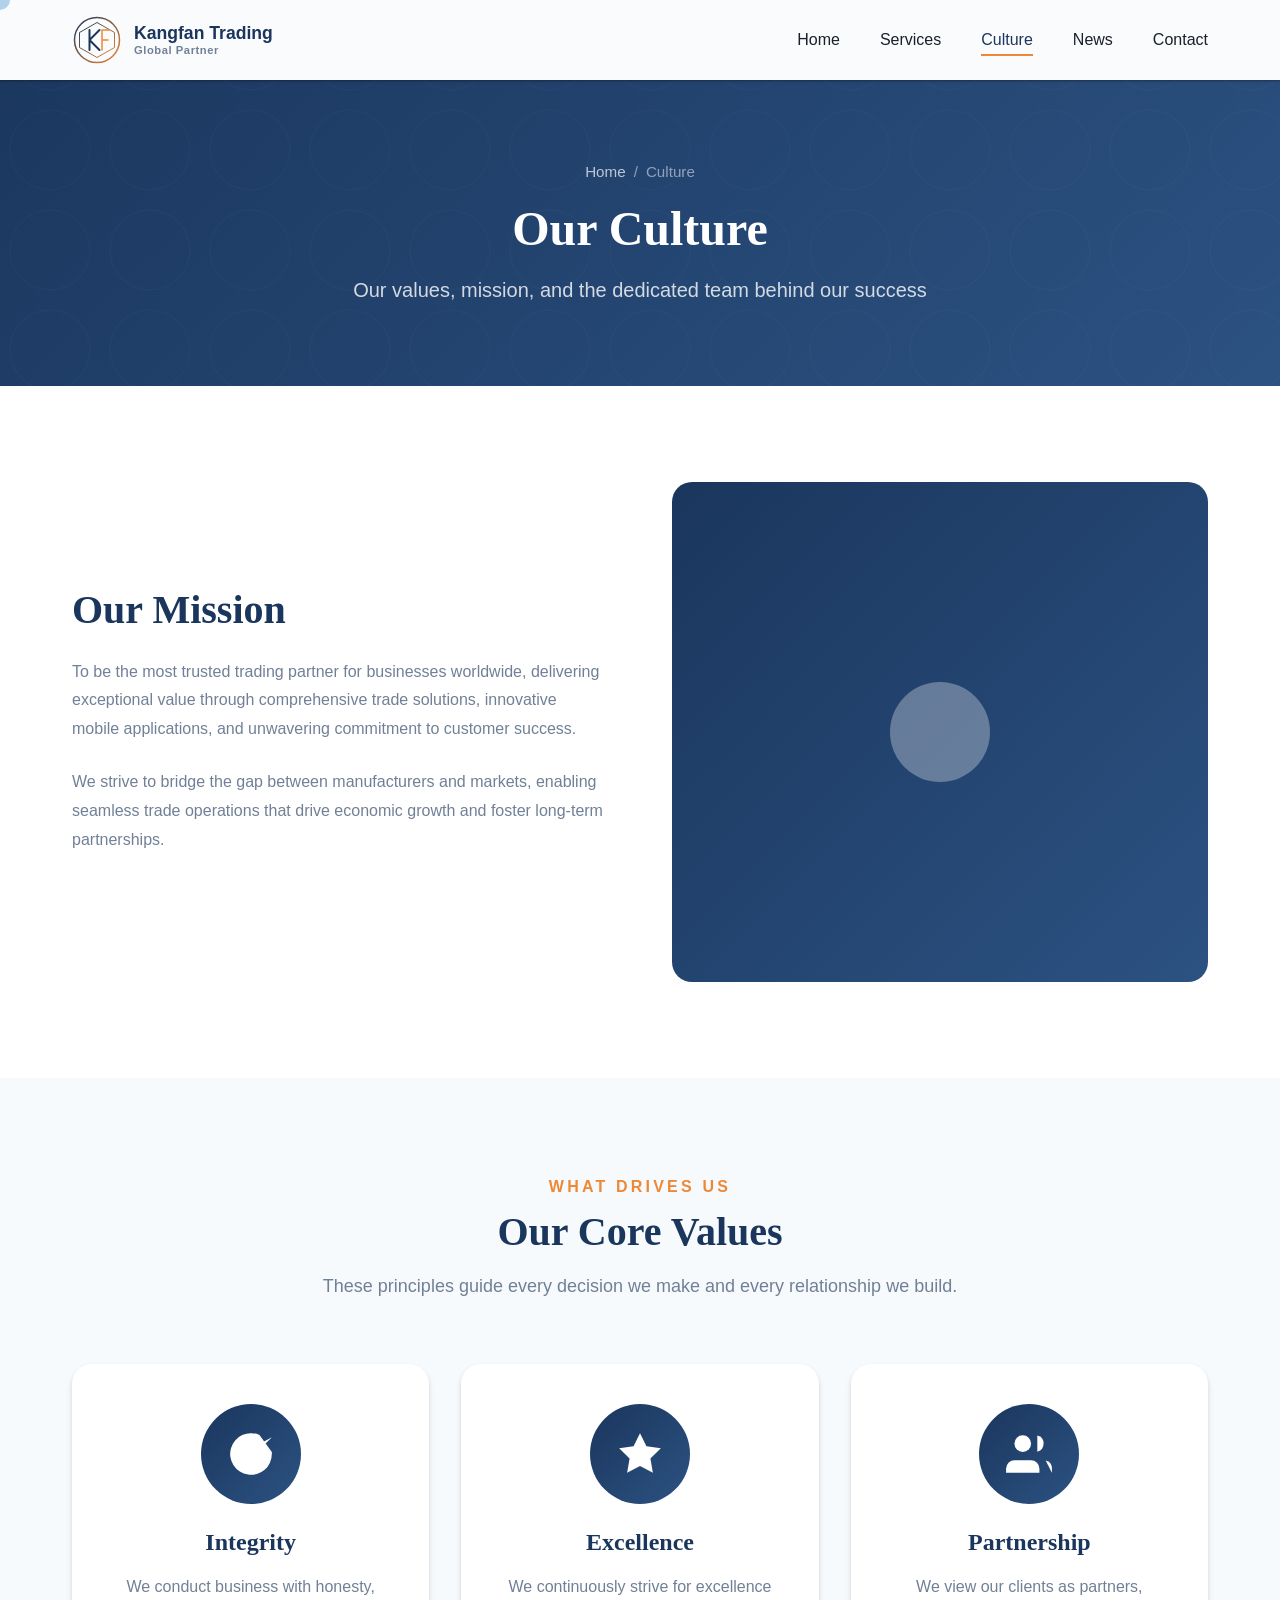
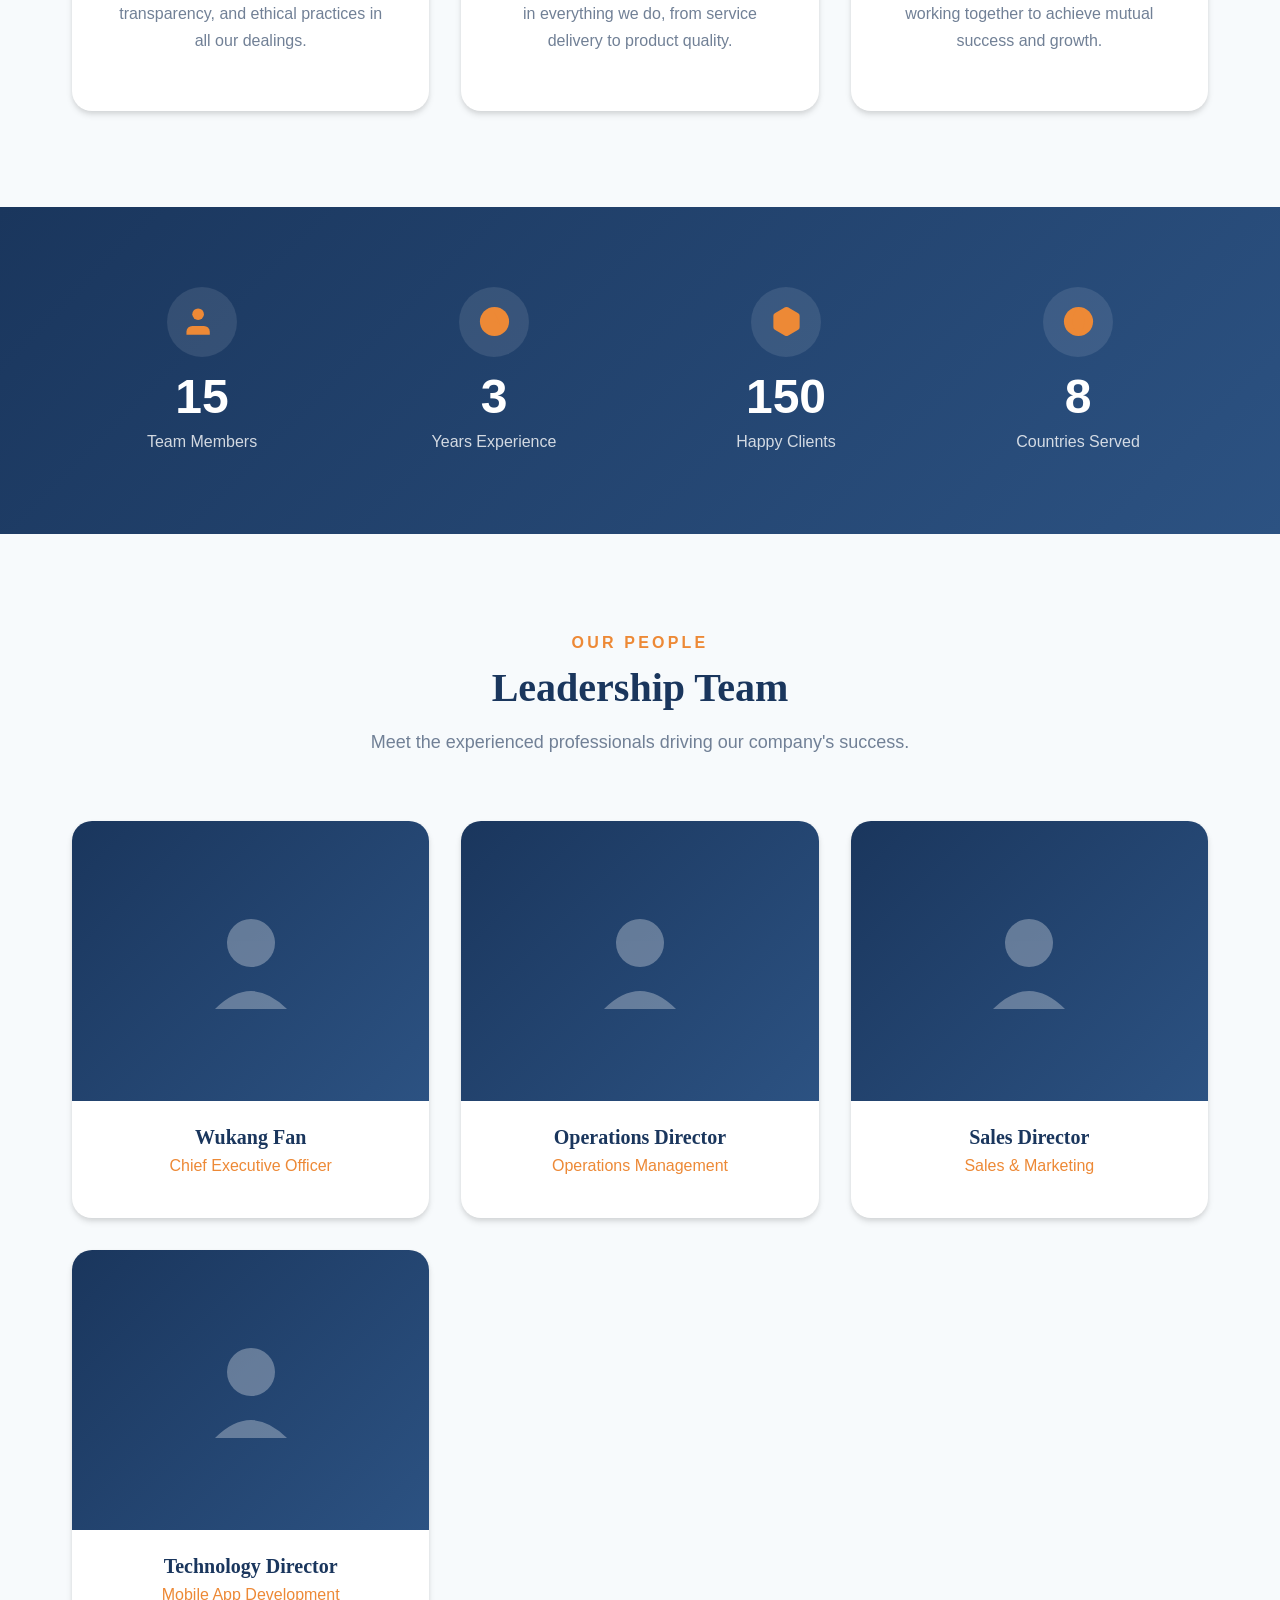
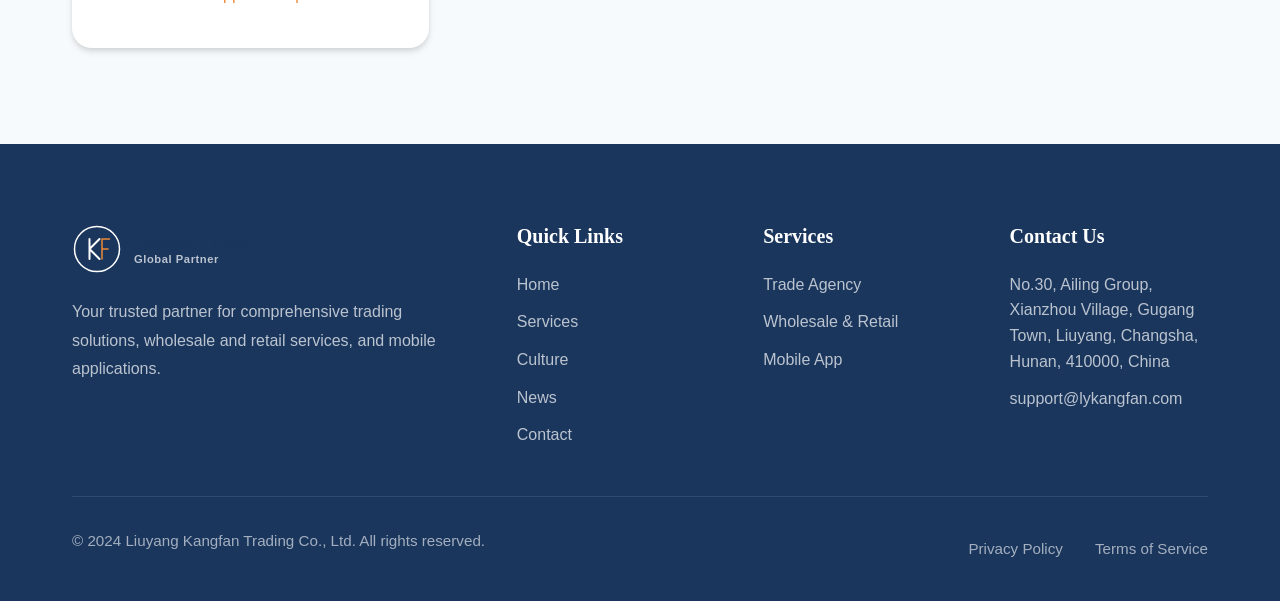
<file: culture.html>
<!DOCTYPE html>
<html lang="en">
<head>
    <meta charset="UTF-8">
    <meta name="viewport" content="width=device-width, initial-scale=1.0">
    <meta name="description" content="Liuyang Kangfan Trading Co., Ltd. - Discover our company culture, values, and the dedicated team behind our success in global trading.">
    <meta name="robots" content="index, follow">
    <meta property="og:title" content="Our Culture - Liuyang Kangfan Trading Co., Ltd.">
    <meta property="og:url" content="https://lykangfan.com/culture.html">
    <link rel="canonical" href="https://lykangfan.com/culture.html">
    <link rel="icon" type="image/svg+xml" href="images/logo.svg">
    <title>Our Culture - Liuyang Kangfan Trading Co., Ltd.</title>
    <link rel="stylesheet" href="css/style.css">
    <link rel="stylesheet" href="css/animations.css">
</head>
<body>
    <header class="header">
        <div class="container">
            <a href="index.html" class="logo">
                <svg viewBox="0 0 100 100" width="50" height="50">
                    <circle cx="50" cy="50" r="45" fill="none" stroke="url(#headerGradient)" stroke-width="3"/>
                    <path d="M50 15 L85 35 L85 65 L50 85 L15 65 L15 35 Z" fill="none" stroke="url(#headerGradient)" stroke-width="2"/>
                    <path d="M35 30 L35 70 M35 50 L55 30 M35 50 L55 70" fill="none" stroke="#1a365d" stroke-width="4" stroke-linecap="round"/>
                    <path d="M60 30 L60 70 M60 30 L75 30 M60 50 L72 50" fill="none" stroke="#ed8936" stroke-width="3" stroke-linecap="round"/>
                    <defs>
                        <linearGradient id="headerGradient" x1="0%" y1="0%" x2="100%" y2="100%">
                            <stop offset="0%" style="stop-color:#1a365d"/>
                            <stop offset="100%" style="stop-color:#ed8936"/>
                        </linearGradient>
                    </defs>
                </svg>
                <div class="logo-text">
                    <span>Kangfan Trading</span>
                    <span>Global Partner</span>
                </div>
            </a>
            <nav class="nav">
                <ul class="nav-list">
                    <li><a href="index.html" class="nav-link">Home</a></li>
                    <li><a href="services.html" class="nav-link">Services</a></li>
                    <li><a href="culture.html" class="nav-link active">Culture</a></li>
                    <li><a href="news.html" class="nav-link">News</a></li>
                    <li><a href="contact.html" class="nav-link">Contact</a></li>
                </ul>
            </nav>
            <button class="mobile-menu-btn" aria-label="Toggle menu">
                <span></span><span></span><span></span>
            </button>
        </div>
    </header>
    <nav class="mobile-nav">
        <ul class="mobile-nav-list">
            <li><a href="index.html" class="mobile-nav-link">Home</a></li>
            <li><a href="services.html" class="mobile-nav-link">Services</a></li>
            <li><a href="culture.html" class="mobile-nav-link">Culture</a></li>
            <li><a href="news.html" class="mobile-nav-link">News</a></li>
            <li><a href="contact.html" class="mobile-nav-link">Contact</a></li>
        </ul>
    </nav>

    <section class="page-header">
        <div class="container">
            <div class="breadcrumb">
                <a href="index.html">Home</a>
                <span>/</span>
                <span>Culture</span>
            </div>
            <h1>Our Culture</h1>
            <p>Our values, mission, and the dedicated team behind our success</p>
        </div>
    </section>

    <!-- Mission Section -->
    <section class="section">
        <div class="container">
            <div class="about-grid reveal">
                <div class="about-content">
                    <h2>Our Mission</h2>
                    <p>To be the most trusted trading partner for businesses worldwide, delivering exceptional value through comprehensive trade solutions, innovative mobile applications, and unwavering commitment to customer success.</p>
                    <p>We strive to bridge the gap between manufacturers and markets, enabling seamless trade operations that drive economic growth and foster long-term partnerships.</p>
                </div>
                <div class="about-image">
                    <div class="about-image-main">
                        <svg viewBox="0 0 400 300" fill="white" opacity="0.3">
                            <circle cx="200" cy="150" r="100"/>
                            <path d="M200 80 L250 150 L200 220 L150 150 Z"/>
                        </svg>
                    </div>
                </div>
            </div>
        </div>
    </section>

    <!-- Core Values -->
    <section class="section section-dark">
        <div class="container">
            <div class="section-header reveal">
                <p class="section-subtitle">What Drives Us</p>
                <h2 class="section-title">Our Core Values</h2>
                <p class="section-description">These principles guide every decision we make and every relationship we build.</p>
            </div>
            <div class="culture-values">
                <div class="culture-card reveal stagger-1">
                    <div class="culture-icon">
                        <svg viewBox="0 0 24 24" fill="white">
                            <path d="M22 11.08V12a10 10 0 1 1-5.93-9.14"/>
                            <polyline points="22 4 12 14.01 9 11.01"/>
                        </svg>
                    </div>
                    <h3>Integrity</h3>
                    <p>We conduct business with honesty, transparency, and ethical practices in all our dealings.</p>
                </div>
                <div class="culture-card reveal stagger-2">
                    <div class="culture-icon">
                        <svg viewBox="0 0 24 24" fill="white">
                            <polygon points="12 2 15.09 8.26 22 9.27 17 14.14 18.18 21.02 12 17.77 5.82 21.02 7 14.14 2 9.27 8.91 8.26 12 2"/>
                        </svg>
                    </div>
                    <h3>Excellence</h3>
                    <p>We continuously strive for excellence in everything we do, from service delivery to product quality.</p>
                </div>
                <div class="culture-card reveal stagger-3">
                    <div class="culture-icon">
                        <svg viewBox="0 0 24 24" fill="white">
                            <path d="M17 21v-2a4 4 0 0 0-4-4H5a4 4 0 0 0-4 4v2"/>
                            <circle cx="9" cy="7" r="4"/>
                            <path d="M23 21v-2a4 4 0 0 0-3-3.87"/>
                            <path d="M16 3.13a4 4 0 0 1 0 7.75"/>
                        </svg>
                    </div>
                    <h3>Partnership</h3>
                    <p>We view our clients as partners, working together to achieve mutual success and growth.</p>
                </div>
            </div>
        </div>
    </section>

    <!-- Stats Section -->
    <section class="stats-section">
        <div class="container">
            <div class="stats-grid">
                <div class="stat-card reveal stagger-1">
                    <div class="stat-icon">
                        <svg viewBox="0 0 24 24" fill="#ed8936">
                            <path d="M17 21v-2a4 4 0 0 0-4-4H5a4 4 0 0 0-4 4v2"/>
                            <circle cx="9" cy="7" r="4"/>
                        </svg>
                    </div>
                    <div class="stat-number" style="color: white;" data-counter="50">0</div>
                    <div class="stat-label" style="color: rgba(255,255,255,0.8);">Team Members</div>
                </div>
                <div class="stat-card reveal stagger-2">
                    <div class="stat-icon">
                        <svg viewBox="0 0 24 24" fill="#ed8936">
                            <circle cx="12" cy="12" r="10"/>
                            <polyline points="12 6 12 12 16 14"/>
                        </svg>
                    </div>
                    <div class="stat-number" style="color: white;" data-counter="10">0</div>
                    <div class="stat-label" style="color: rgba(255,255,255,0.8);">Years Experience</div>
                </div>
                <div class="stat-card reveal stagger-3">
                    <div class="stat-icon">
                        <svg viewBox="0 0 24 24" fill="#ed8936">
                            <path d="M21 16V8a2 2 0 0 0-1-1.73l-7-4a2 2 0 0 0-2 0l-7 4A2 2 0 0 0 3 8v8a2 2 0 0 0 1 1.73l7 4a2 2 0 0 0 2 0l7-4A2 2 0 0 0 21 16z"/>
                        </svg>
                    </div>
                    <div class="stat-number" style="color: white;" data-counter="500">0</div>
                    <div class="stat-label" style="color: rgba(255,255,255,0.8);">Happy Clients</div>
                </div>
                <div class="stat-card reveal stagger-4">
                    <div class="stat-icon">
                        <svg viewBox="0 0 24 24" fill="#ed8936">
                            <circle cx="12" cy="12" r="10"/>
                            <line x1="2" y1="12" x2="22" y2="12"/>
                            <path d="M12 2a15.3 15.3 0 0 1 4 10 15.3 15.3 0 0 1-4 10 15.3 15.3 0 0 1-4-10 15.3 15.3 0 0 1 4-10z"/>
                        </svg>
                    </div>
                    <div class="stat-number" style="color: white;" data-counter="30">0</div>
                    <div class="stat-label" style="color: rgba(255,255,255,0.8);">Countries Served</div>
                </div>
            </div>
        </div>
    </section>

    <!-- Team Section -->
    <section class="team-section section">
        <div class="container">
            <div class="section-header reveal">
                <p class="section-subtitle">Our People</p>
                <h2 class="section-title">Leadership Team</h2>
                <p class="section-description">Meet the experienced professionals driving our company's success.</p>
            </div>
            <div class="team-grid">
                <div class="team-member reveal stagger-1">
                    <div class="team-image">
                        <svg viewBox="0 0 200 200" fill="white" opacity="0.3">
                            <circle cx="100" cy="70" r="40"/>
                            <path d="M40 180 Q100 120 160 180"/>
                        </svg>
                    </div>
                    <div class="team-info">
                        <h4>Wukang Fan</h4>
                        <p>Chief Executive Officer</p>
                    </div>
                </div>
                <div class="team-member reveal stagger-2">
                    <div class="team-image">
                        <svg viewBox="0 0 200 200" fill="white" opacity="0.3">
                            <circle cx="100" cy="70" r="40"/>
                            <path d="M40 180 Q100 120 160 180"/>
                        </svg>
                    </div>
                    <div class="team-info">
                        <h4>Operations Director</h4>
                        <p>Operations Management</p>
                    </div>
                </div>
                <div class="team-member reveal stagger-3">
                    <div class="team-image">
                        <svg viewBox="0 0 200 200" fill="white" opacity="0.3">
                            <circle cx="100" cy="70" r="40"/>
                            <path d="M40 180 Q100 120 160 180"/>
                        </svg>
                    </div>
                    <div class="team-info">
                        <h4>Sales Director</h4>
                        <p>Sales & Marketing</p>
                    </div>
                </div>
                <div class="team-member reveal stagger-4">
                    <div class="team-image">
                        <svg viewBox="0 0 200 200" fill="white" opacity="0.3">
                            <circle cx="100" cy="70" r="40"/>
                            <path d="M40 180 Q100 120 160 180"/>
                        </svg>
                    </div>
                    <div class="team-info">
                        <h4>Technology Director</h4>
                        <p>Mobile App Development</p>
                    </div>
                </div>
            </div>
        </div>
    </section>

    <!-- Footer -->
    <footer class="footer">
        <div class="container">
            <div class="footer-top">
                <div class="footer-brand">
                    <a href="index.html" class="logo">
                        <svg viewBox="0 0 100 100" width="50" height="50">
                            <circle cx="50" cy="50" r="45" fill="none" stroke="white" stroke-width="3"/>
                            <path d="M35 30 L35 70 M35 50 L55 30 M35 50 L55 70" fill="none" stroke="white" stroke-width="4" stroke-linecap="round"/>
                            <path d="M60 30 L60 70 M60 30 L75 30 M60 50 L72 50" fill="none" stroke="#ed8936" stroke-width="3" stroke-linecap="round"/>
                        </svg>
                        <div class="logo-text" style="color: white;">
                            <span>Kangfan Trading</span>
                            <span style="color: rgba(255,255,255,0.7);">Global Partner</span>
                        </div>
                    </a>
                    <p>Your trusted partner for comprehensive trading solutions, wholesale and retail services, and mobile applications.</p>
                </div>
                <div class="footer-column">
                    <h4 class="footer-title">Quick Links</h4>
                    <ul class="footer-links">
                        <li><a href="index.html" class="footer-link">Home</a></li>
                        <li><a href="services.html" class="footer-link">Services</a></li>
                        <li><a href="culture.html" class="footer-link">Culture</a></li>
                        <li><a href="news.html" class="footer-link">News</a></li>
                        <li><a href="contact.html" class="footer-link">Contact</a></li>
                    </ul>
                </div>
                <div class="footer-column">
                    <h4 class="footer-title">Services</h4>
                    <ul class="footer-links">
                        <li><a href="services.html" class="footer-link">Trade Agency</a></li>
                        <li><a href="services.html" class="footer-link">Wholesale & Retail</a></li>
                        <li><a href="services.html" class="footer-link">Mobile App</a></li>
                    </ul>
                </div>
                <div class="footer-column">
                    <h4 class="footer-title">Contact Us</h4>
                    <ul class="footer-links">
                        <li class="footer-link">No.30, Ailing Group, Xianzhou Village, Gugang Town, Liuyang, Changsha, Hunan, 410000, China</li>
                        <li><a href="mailto:support@lykangfan.com" class="footer-link">support@lykangfan.com</a></li>
                    </ul>
                </div>
            </div>
            <div class="footer-bottom">
                <p>&copy; 2024 Liuyang Kangfan Trading Co., Ltd. All rights reserved.</p>
                <div class="footer-legal">
                    <a href="privacy.html">Privacy Policy</a>
                    <a href="terms.html">Terms of Service</a>
                </div>
            </div>
        </div>
    </footer>
    <script src="js/main.js"></script>
    <script src="js/animations.js"></script>
</body>
</html>
</file>
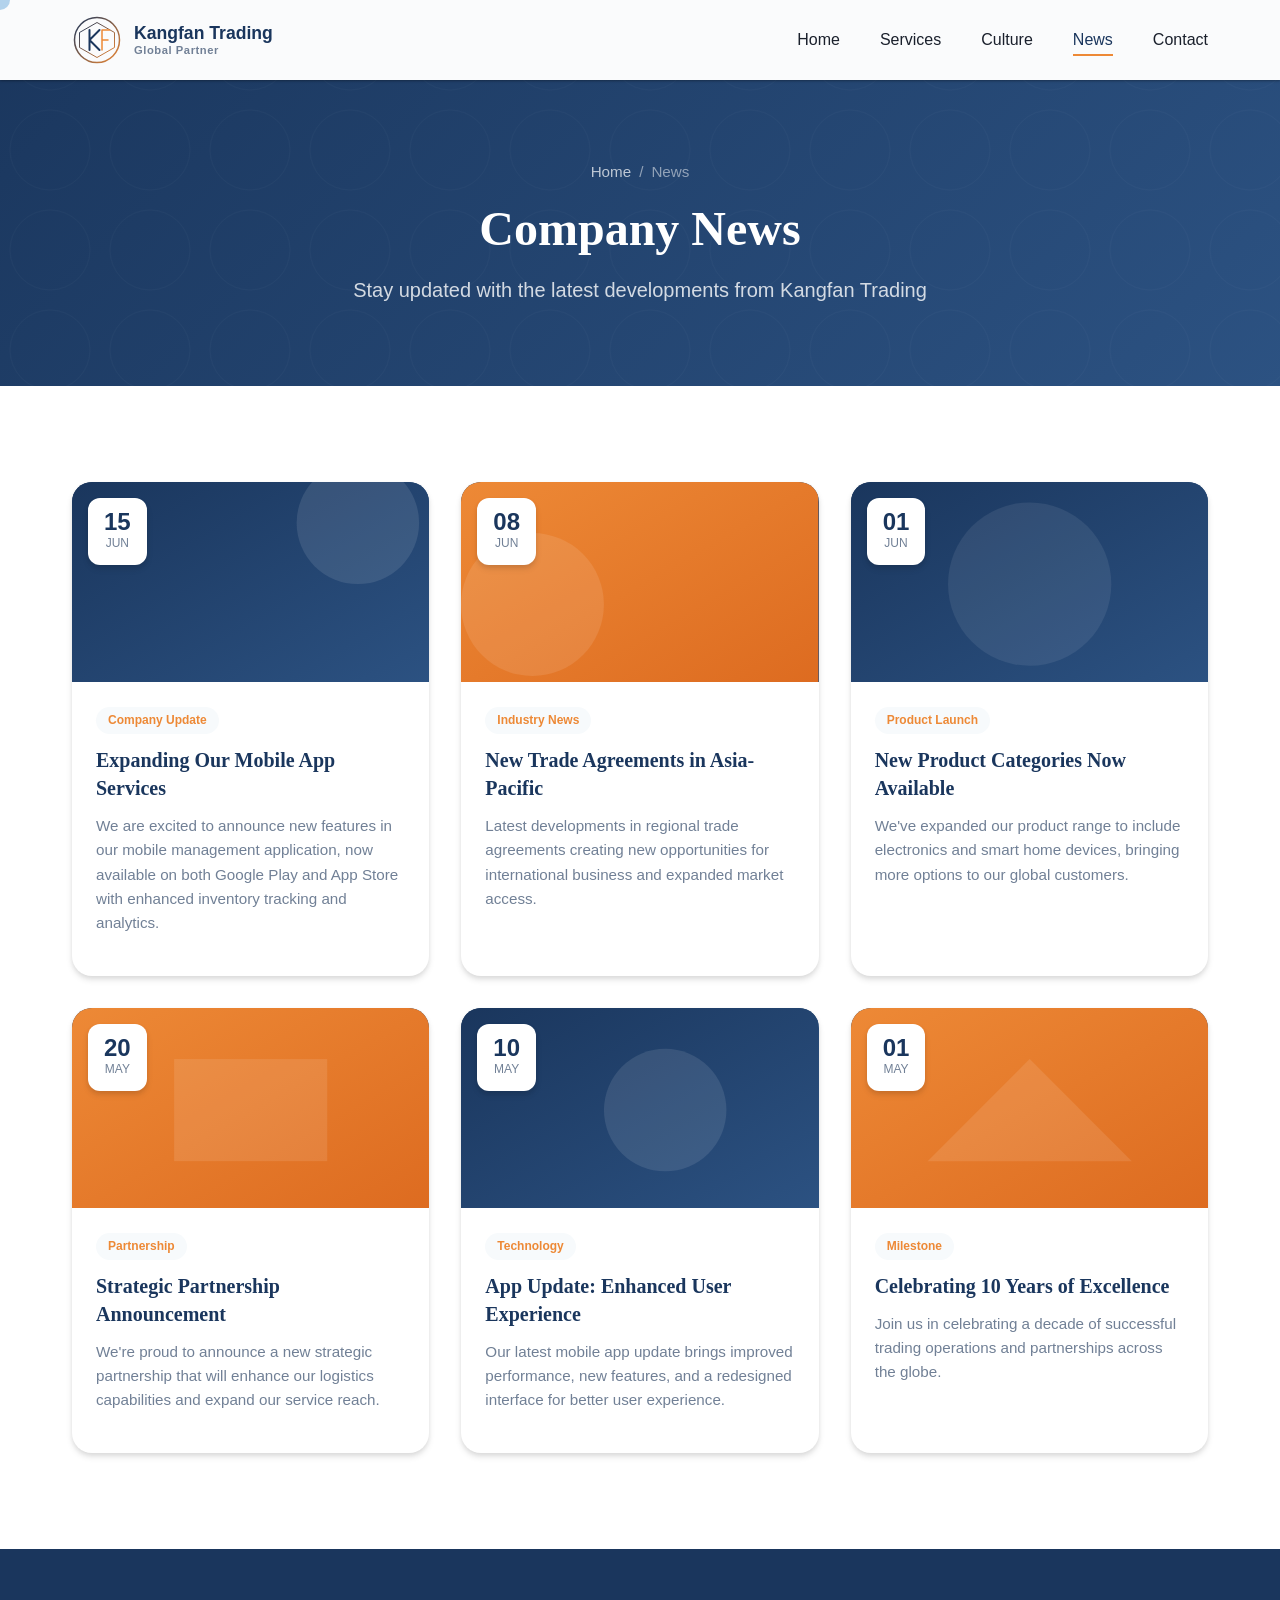
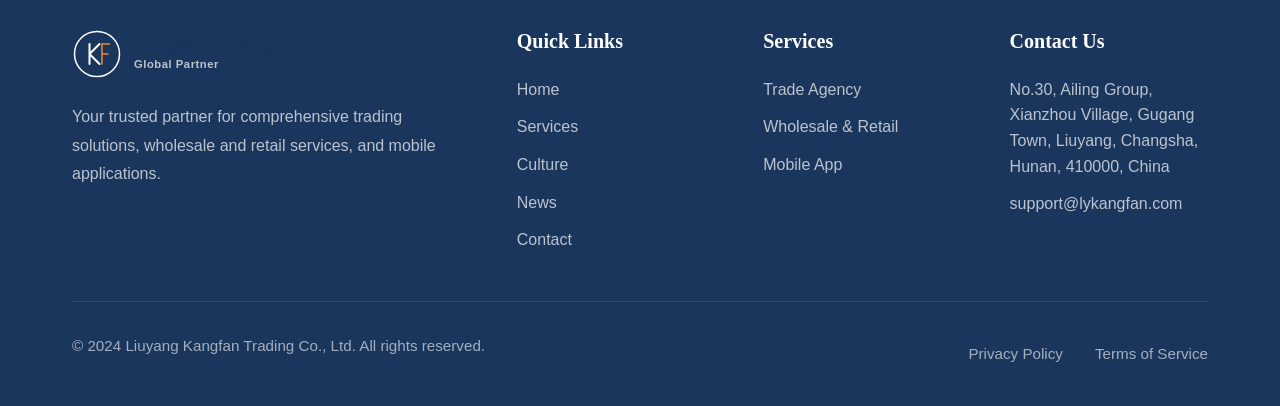
<file: news.html>
<!DOCTYPE html>
<html lang="en">
<head>
    <meta charset="UTF-8">
    <meta name="viewport" content="width=device-width, initial-scale=1.0">
    <meta name="description" content="Liuyang Kangfan Trading Co., Ltd. - Latest company news, industry updates, and announcements from our trading company.">
    <meta name="robots" content="index, follow">
    <meta property="og:title" content="Company News - Liuyang Kangfan Trading Co., Ltd.">
    <meta property="og:url" content="https://lykangfan.com/news.html">
    <link rel="canonical" href="https://lykangfan.com/news.html">
    <link rel="icon" type="image/svg+xml" href="images/logo.svg">
    <title>Company News - Liuyang Kangfan Trading Co., Ltd.</title>
    <link rel="stylesheet" href="css/style.css">
    <link rel="stylesheet" href="css/animations.css">
</head>
<body>
    <header class="header">
        <div class="container">
            <a href="index.html" class="logo">
                <svg viewBox="0 0 100 100" width="50" height="50">
                    <circle cx="50" cy="50" r="45" fill="none" stroke="url(#headerGradient)" stroke-width="3"/>
                    <path d="M50 15 L85 35 L85 65 L50 85 L15 65 L15 35 Z" fill="none" stroke="url(#headerGradient)" stroke-width="2"/>
                    <path d="M35 30 L35 70 M35 50 L55 30 M35 50 L55 70" fill="none" stroke="#1a365d" stroke-width="4" stroke-linecap="round"/>
                    <path d="M60 30 L60 70 M60 30 L75 30 M60 50 L72 50" fill="none" stroke="#ed8936" stroke-width="3" stroke-linecap="round"/>
                    <defs>
                        <linearGradient id="headerGradient" x1="0%" y1="0%" x2="100%" y2="100%">
                            <stop offset="0%" style="stop-color:#1a365d"/>
                            <stop offset="100%" style="stop-color:#ed8936"/>
                        </linearGradient>
                    </defs>
                </svg>
                <div class="logo-text">
                    <span>Kangfan Trading</span>
                    <span>Global Partner</span>
                </div>
            </a>
            <nav class="nav">
                <ul class="nav-list">
                    <li><a href="index.html" class="nav-link">Home</a></li>
                    <li><a href="services.html" class="nav-link">Services</a></li>
                    <li><a href="culture.html" class="nav-link">Culture</a></li>
                    <li><a href="news.html" class="nav-link active">News</a></li>
                    <li><a href="contact.html" class="nav-link">Contact</a></li>
                </ul>
            </nav>
            <button class="mobile-menu-btn" aria-label="Toggle menu">
                <span></span><span></span><span></span>
            </button>
        </div>
    </header>
    <nav class="mobile-nav">
        <ul class="mobile-nav-list">
            <li><a href="index.html" class="mobile-nav-link">Home</a></li>
            <li><a href="services.html" class="mobile-nav-link">Services</a></li>
            <li><a href="culture.html" class="mobile-nav-link">Culture</a></li>
            <li><a href="news.html" class="mobile-nav-link">News</a></li>
            <li><a href="contact.html" class="mobile-nav-link">Contact</a></li>
        </ul>
    </nav>

    <section class="page-header">
        <div class="container">
            <div class="breadcrumb">
                <a href="index.html">Home</a>
                <span>/</span>
                <span>News</span>
            </div>
            <h1>Company News</h1>
            <p>Stay updated with the latest developments from Kangfan Trading</p>
        </div>
    </section>

    <section class="section">
        <div class="container">
            <div class="news-grid">
                <div class="news-card reveal stagger-1">
                    <div class="news-image">
                        <svg viewBox="0 0 350 200">
                            <defs>
                                <linearGradient id="newsBg1" x1="0%" y1="0%" x2="100%" y2="100%">
                                    <stop offset="0%" style="stop-color:#1a365d"/>
                                    <stop offset="100%" style="stop-color:#2c5282"/>
                                </linearGradient>
                            </defs>
                            <rect width="350" height="200" fill="url(#newsBg1)"/>
                            <circle cx="280" cy="40" r="60" fill="rgba(255,255,255,0.1)"/>
                        </svg>
                        <div class="news-date">
                            <div class="day">15</div>
                            <div class="month">Jun</div>
                        </div>
                    </div>
                    <div class="news-content">
                        <span class="news-category">Company Update</span>
                        <h3 class="news-title">Expanding Our Mobile App Services</h3>
                        <p class="news-excerpt">We are excited to announce new features in our mobile management application, now available on both Google Play and App Store with enhanced inventory tracking and analytics.</p>
                    </div>
                </div>
                <div class="news-card reveal stagger-2">
                    <div class="news-image">
                        <svg viewBox="0 0 350 200">
                            <defs>
                                <linearGradient id="newsBg2" x1="0%" y1="0%" x2="100%" y2="100%">
                                    <stop offset="0%" style="stop-color:#ed8936"/>
                                    <stop offset="100%" style="stop-color:#dd6b20"/>
                                </linearGradient>
                            </defs>
                            <rect width="350" height="200" fill="url(#newsBg2)"/>
                            <circle cx="70" cy="120" r="70" fill="rgba(255,255,255,0.1)"/>
                        </svg>
                        <div class="news-date">
                            <div class="day">08</div>
                            <div class="month">Jun</div>
                        </div>
                    </div>
                    <div class="news-content">
                        <span class="news-category">Industry News</span>
                        <h3 class="news-title">New Trade Agreements in Asia-Pacific</h3>
                        <p class="news-excerpt">Latest developments in regional trade agreements creating new opportunities for international business and expanded market access.</p>
                    </div>
                </div>
                <div class="news-card reveal stagger-3">
                    <div class="news-image">
                        <svg viewBox="0 0 350 200">
                            <defs>
                                <linearGradient id="newsBg3" x1="0%" y1="0%" x2="100%" y2="100%">
                                    <stop offset="0%" style="stop-color:#1a365d"/>
                                    <stop offset="100%" style="stop-color:#2c5282"/>
                                </linearGradient>
                            </defs>
                            <rect width="350" height="200" fill="url(#newsBg3)"/>
                            <circle cx="175" cy="100" r="80" fill="rgba(255,255,255,0.08)"/>
                        </svg>
                        <div class="news-date">
                            <div class="day">01</div>
                            <div class="month">Jun</div>
                        </div>
                    </div>
                    <div class="news-content">
                        <span class="news-category">Product Launch</span>
                        <h3 class="news-title">New Product Categories Now Available</h3>
                        <p class="news-excerpt">We've expanded our product range to include electronics and smart home devices, bringing more options to our global customers.</p>
                    </div>
                </div>
                <div class="news-card reveal stagger-4">
                    <div class="news-image">
                        <svg viewBox="0 0 350 200">
                            <defs>
                                <linearGradient id="newsBg4" x1="0%" y1="0%" x2="100%" y2="100%">
                                    <stop offset="0%" style="stop-color:#ed8936"/>
                                    <stop offset="100%" style="stop-color:#dd6b20"/>
                                </linearGradient>
                            </defs>
                            <rect width="350" height="200" fill="url(#newsBg4)"/>
                            <rect x="100" y="50" width="150" height="100" fill="rgba(255,255,255,0.1)"/>
                        </svg>
                        <div class="news-date">
                            <div class="day">20</div>
                            <div class="month">May</div>
                        </div>
                    </div>
                    <div class="news-content">
                        <span class="news-category">Partnership</span>
                        <h3 class="news-title">Strategic Partnership Announcement</h3>
                        <p class="news-excerpt">We're proud to announce a new strategic partnership that will enhance our logistics capabilities and expand our service reach.</p>
                    </div>
                </div>
                <div class="news-card reveal stagger-5">
                    <div class="news-image">
                        <svg viewBox="0 0 350 200">
                            <defs>
                                <linearGradient id="newsBg5" x1="0%" y1="0%" x2="100%" y2="100%">
                                    <stop offset="0%" style="stop-color:#1a365d"/>
                                    <stop offset="100%" style="stop-color:#2c5282"/>
                                </linearGradient>
                            </defs>
                            <rect width="350" height="200" fill="url(#newsBg5)"/>
                            <circle cx="200" cy="100" r="60" fill="rgba(255,255,255,0.1)"/>
                        </svg>
                        <div class="news-date">
                            <div class="day">10</div>
                            <div class="month">May</div>
                        </div>
                    </div>
                    <div class="news-content">
                        <span class="news-category">Technology</span>
                        <h3 class="news-title">App Update: Enhanced User Experience</h3>
                        <p class="news-excerpt">Our latest mobile app update brings improved performance, new features, and a redesigned interface for better user experience.</p>
                    </div>
                </div>
                <div class="news-card reveal stagger-6">
                    <div class="news-image">
                        <svg viewBox="0 0 350 200">
                            <defs>
                                <linearGradient id="newsBg6" x1="0%" y1="0%" x2="100%" y2="100%">
                                    <stop offset="0%" style="stop-color:#ed8936"/>
                                    <stop offset="100%" style="stop-color:#dd6b20"/>
                                </linearGradient>
                            </defs>
                            <rect width="350" height="200" fill="url(#newsBg6)"/>
                            <path d="M175 50 L275 150 L175 150 L75 150 Z" fill="rgba(255,255,255,0.1)"/>
                        </svg>
                        <div class="news-date">
                            <div class="day">01</div>
                            <div class="month">May</div>
                        </div>
                    </div>
                    <div class="news-content">
                        <span class="news-category">Milestone</span>
                        <h3 class="news-title">Celebrating 10 Years of Excellence</h3>
                        <p class="news-excerpt">Join us in celebrating a decade of successful trading operations and partnerships across the globe.</p>
                    </div>
                </div>
            </div>
        </div>
    </section>

    <!-- Footer -->
    <footer class="footer">
        <div class="container">
            <div class="footer-top">
                <div class="footer-brand">
                    <a href="index.html" class="logo">
                        <svg viewBox="0 0 100 100" width="50" height="50">
                            <circle cx="50" cy="50" r="45" fill="none" stroke="white" stroke-width="3"/>
                            <path d="M35 30 L35 70 M35 50 L55 30 M35 50 L55 70" fill="none" stroke="white" stroke-width="4" stroke-linecap="round"/>
                            <path d="M60 30 L60 70 M60 30 L75 30 M60 50 L72 50" fill="none" stroke="#ed8936" stroke-width="3" stroke-linecap="round"/>
                        </svg>
                        <div class="logo-text" style="color: white;">
                            <span>Kangfan Trading</span>
                            <span style="color: rgba(255,255,255,0.7);">Global Partner</span>
                        </div>
                    </a>
                    <p>Your trusted partner for comprehensive trading solutions, wholesale and retail services, and mobile applications.</p>
                </div>
                <div class="footer-column">
                    <h4 class="footer-title">Quick Links</h4>
                    <ul class="footer-links">
                        <li><a href="index.html" class="footer-link">Home</a></li>
                        <li><a href="services.html" class="footer-link">Services</a></li>
                        <li><a href="culture.html" class="footer-link">Culture</a></li>
                        <li><a href="news.html" class="footer-link">News</a></li>
                        <li><a href="contact.html" class="footer-link">Contact</a></li>
                    </ul>
                </div>
                <div class="footer-column">
                    <h4 class="footer-title">Services</h4>
                    <ul class="footer-links">
                        <li><a href="services.html" class="footer-link">Trade Agency</a></li>
                        <li><a href="services.html" class="footer-link">Wholesale & Retail</a></li>
                        <li><a href="services.html" class="footer-link">Mobile App</a></li>
                    </ul>
                </div>
                <div class="footer-column">
                    <h4 class="footer-title">Contact Us</h4>
                    <ul class="footer-links">
                        <li class="footer-link">No.30, Ailing Group, Xianzhou Village, Gugang Town, Liuyang, Changsha, Hunan, 410000, China</li>
                        <li><a href="mailto:support@lykangfan.com" class="footer-link">support@lykangfan.com</a></li>
                    </ul>
                </div>
            </div>
            <div class="footer-bottom">
                <p>&copy; 2024 Liuyang Kangfan Trading Co., Ltd. All rights reserved.</p>
                <div class="footer-legal">
                    <a href="privacy.html">Privacy Policy</a>
                    <a href="terms.html">Terms of Service</a>
                </div>
            </div>
        </div>
    </footer>
    <script src="js/main.js"></script>
    <script src="js/animations.js"></script>
</body>
</html>
</file>
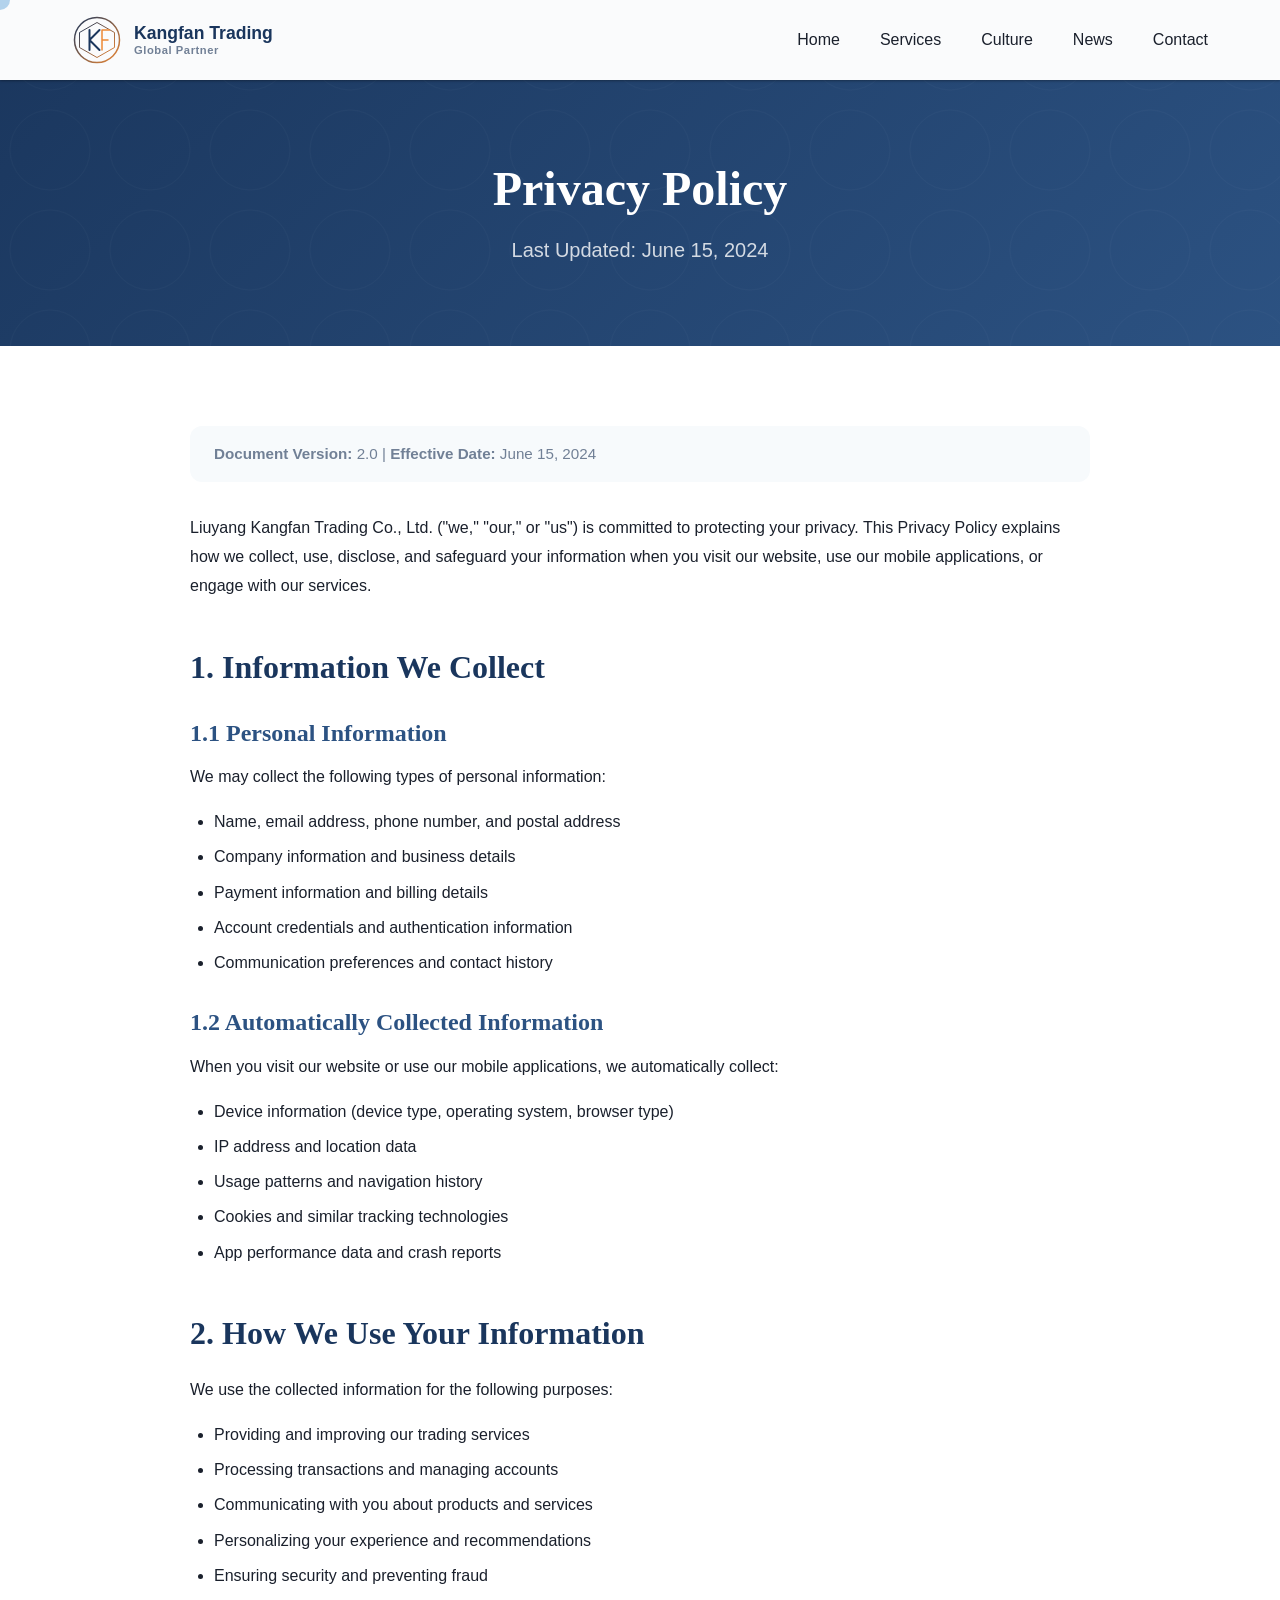
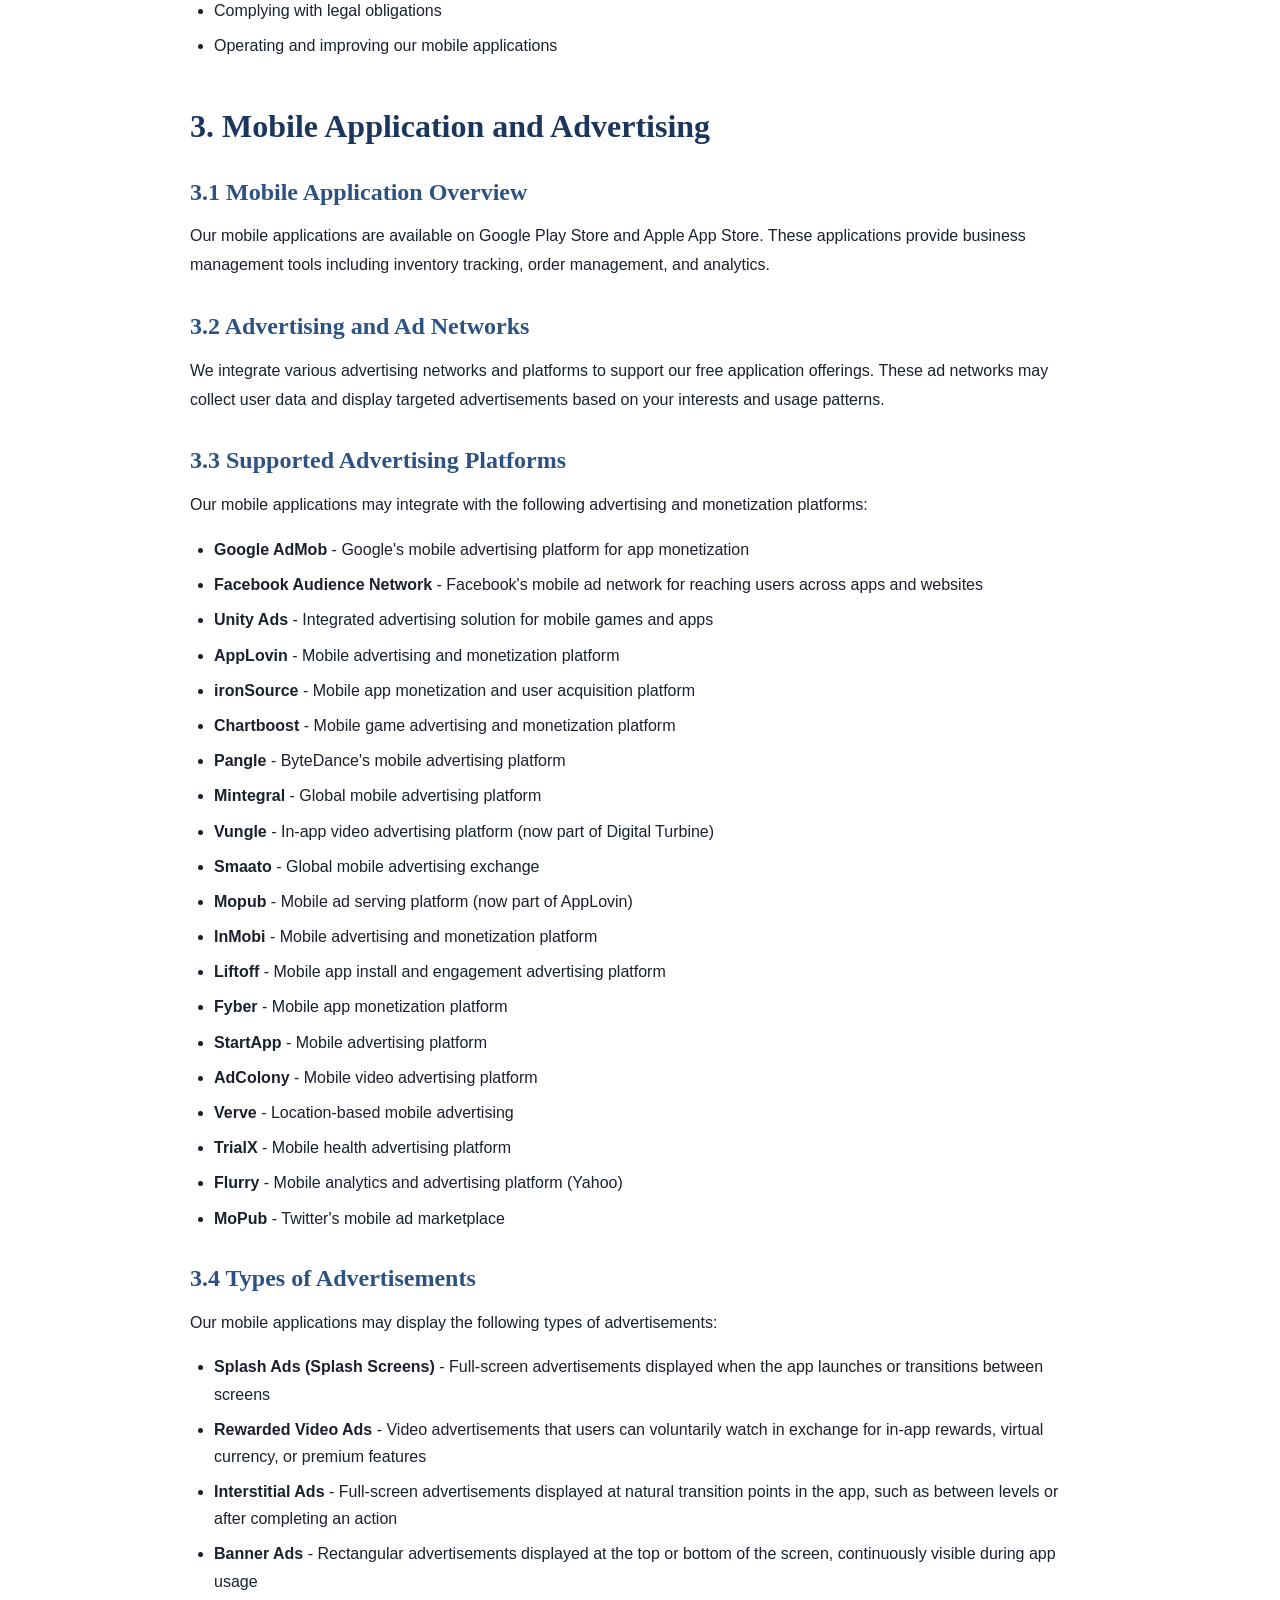
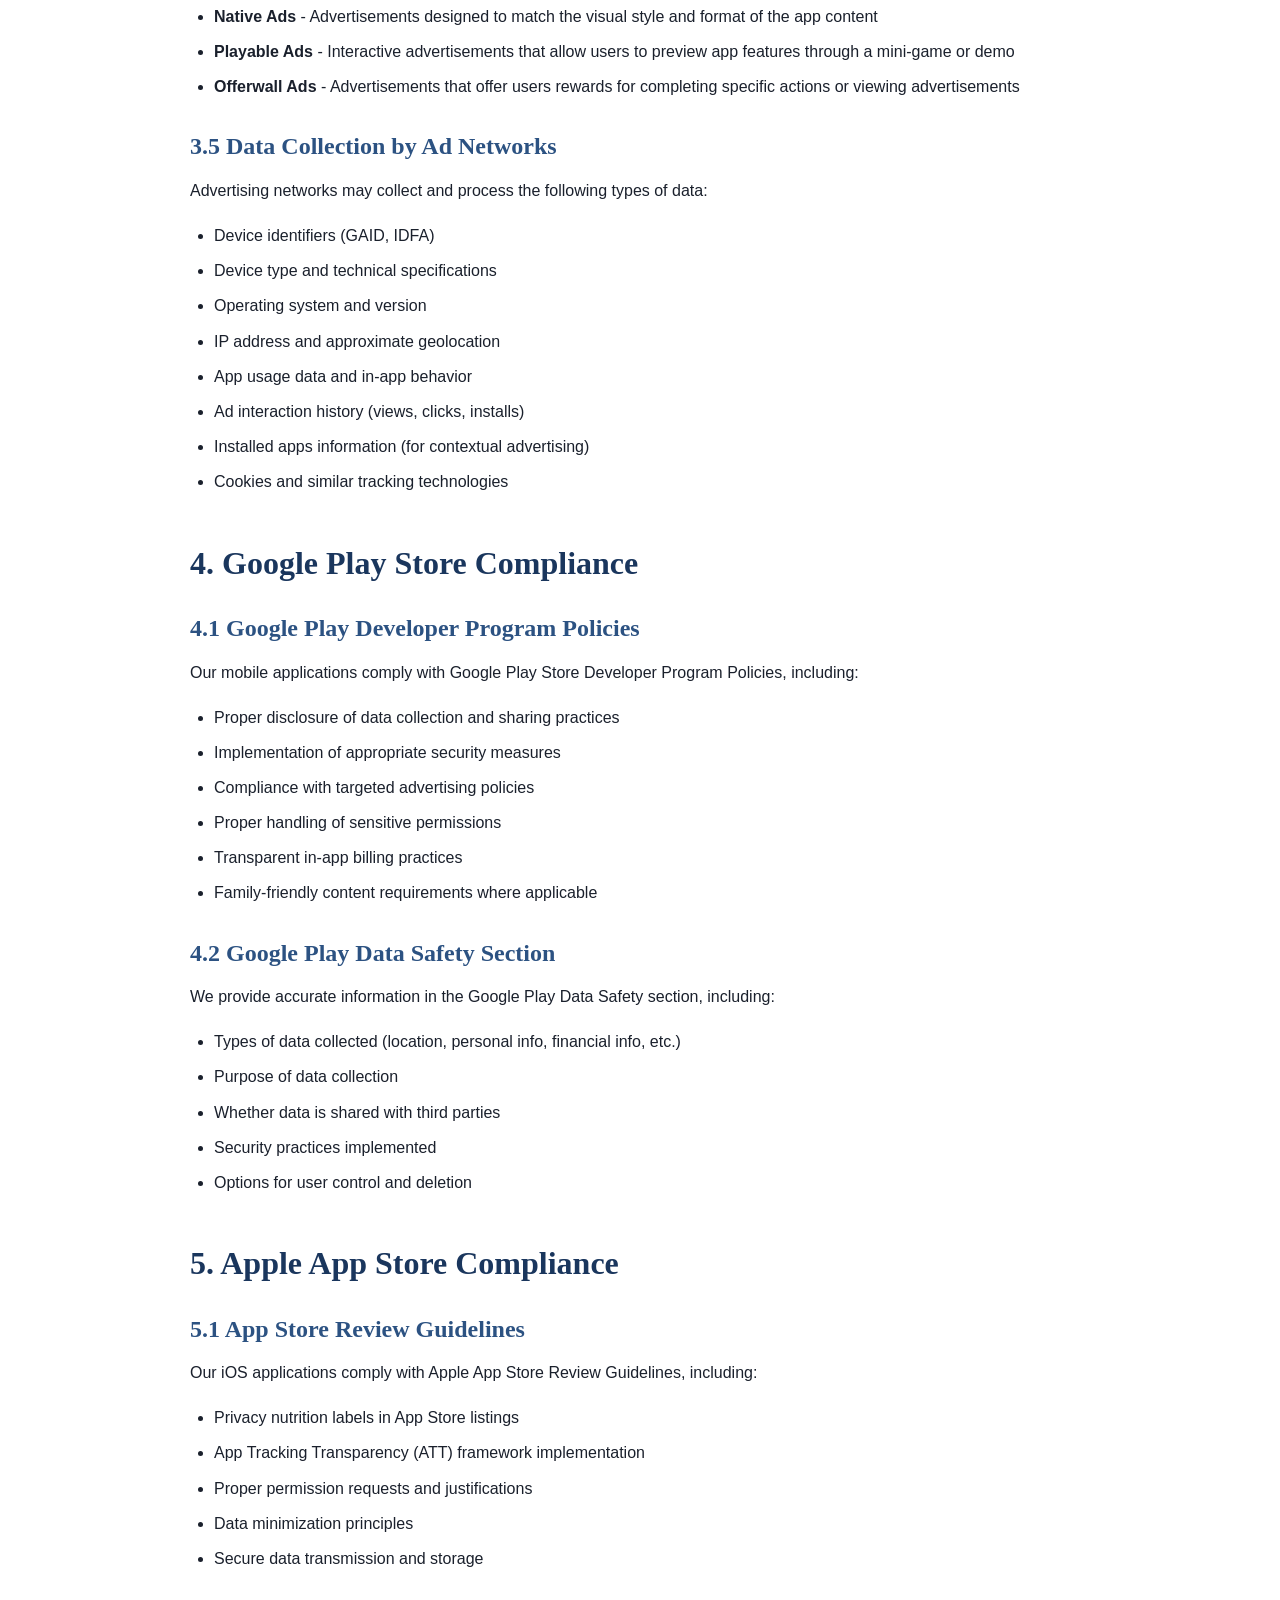
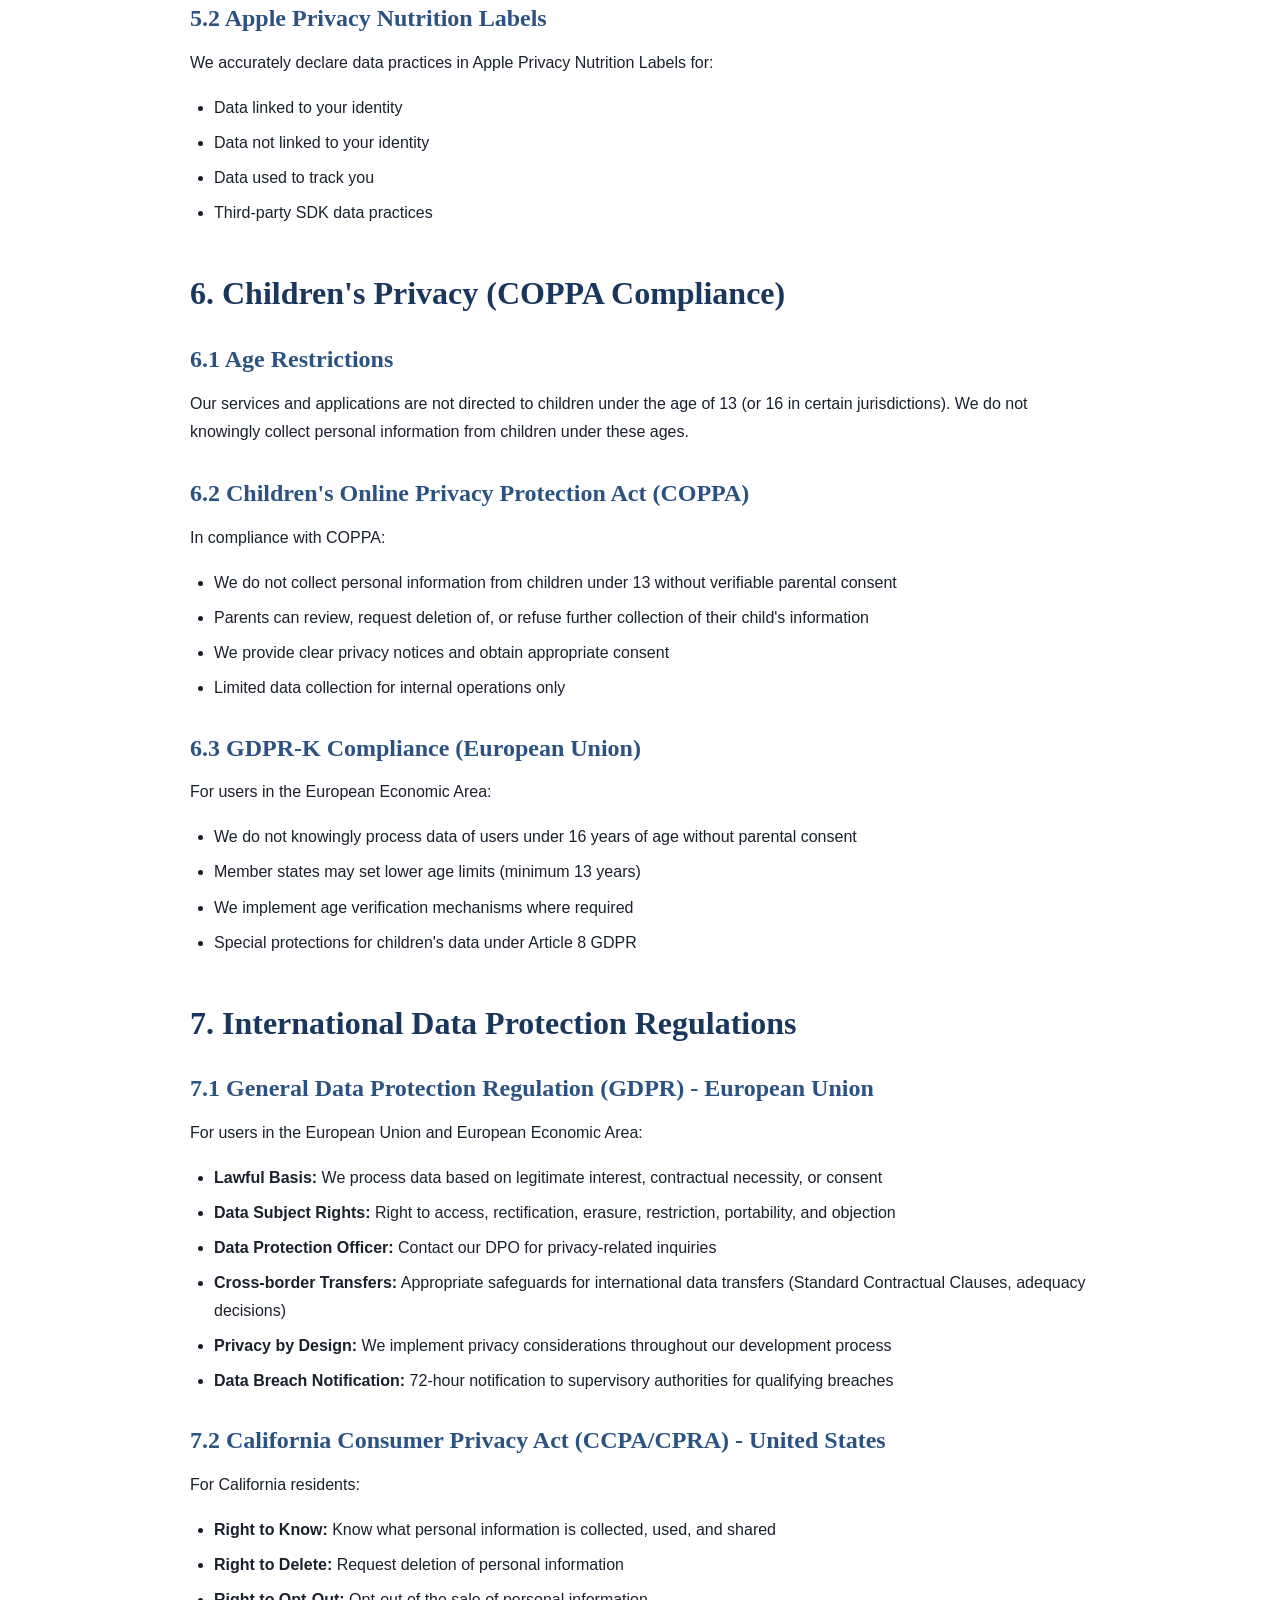
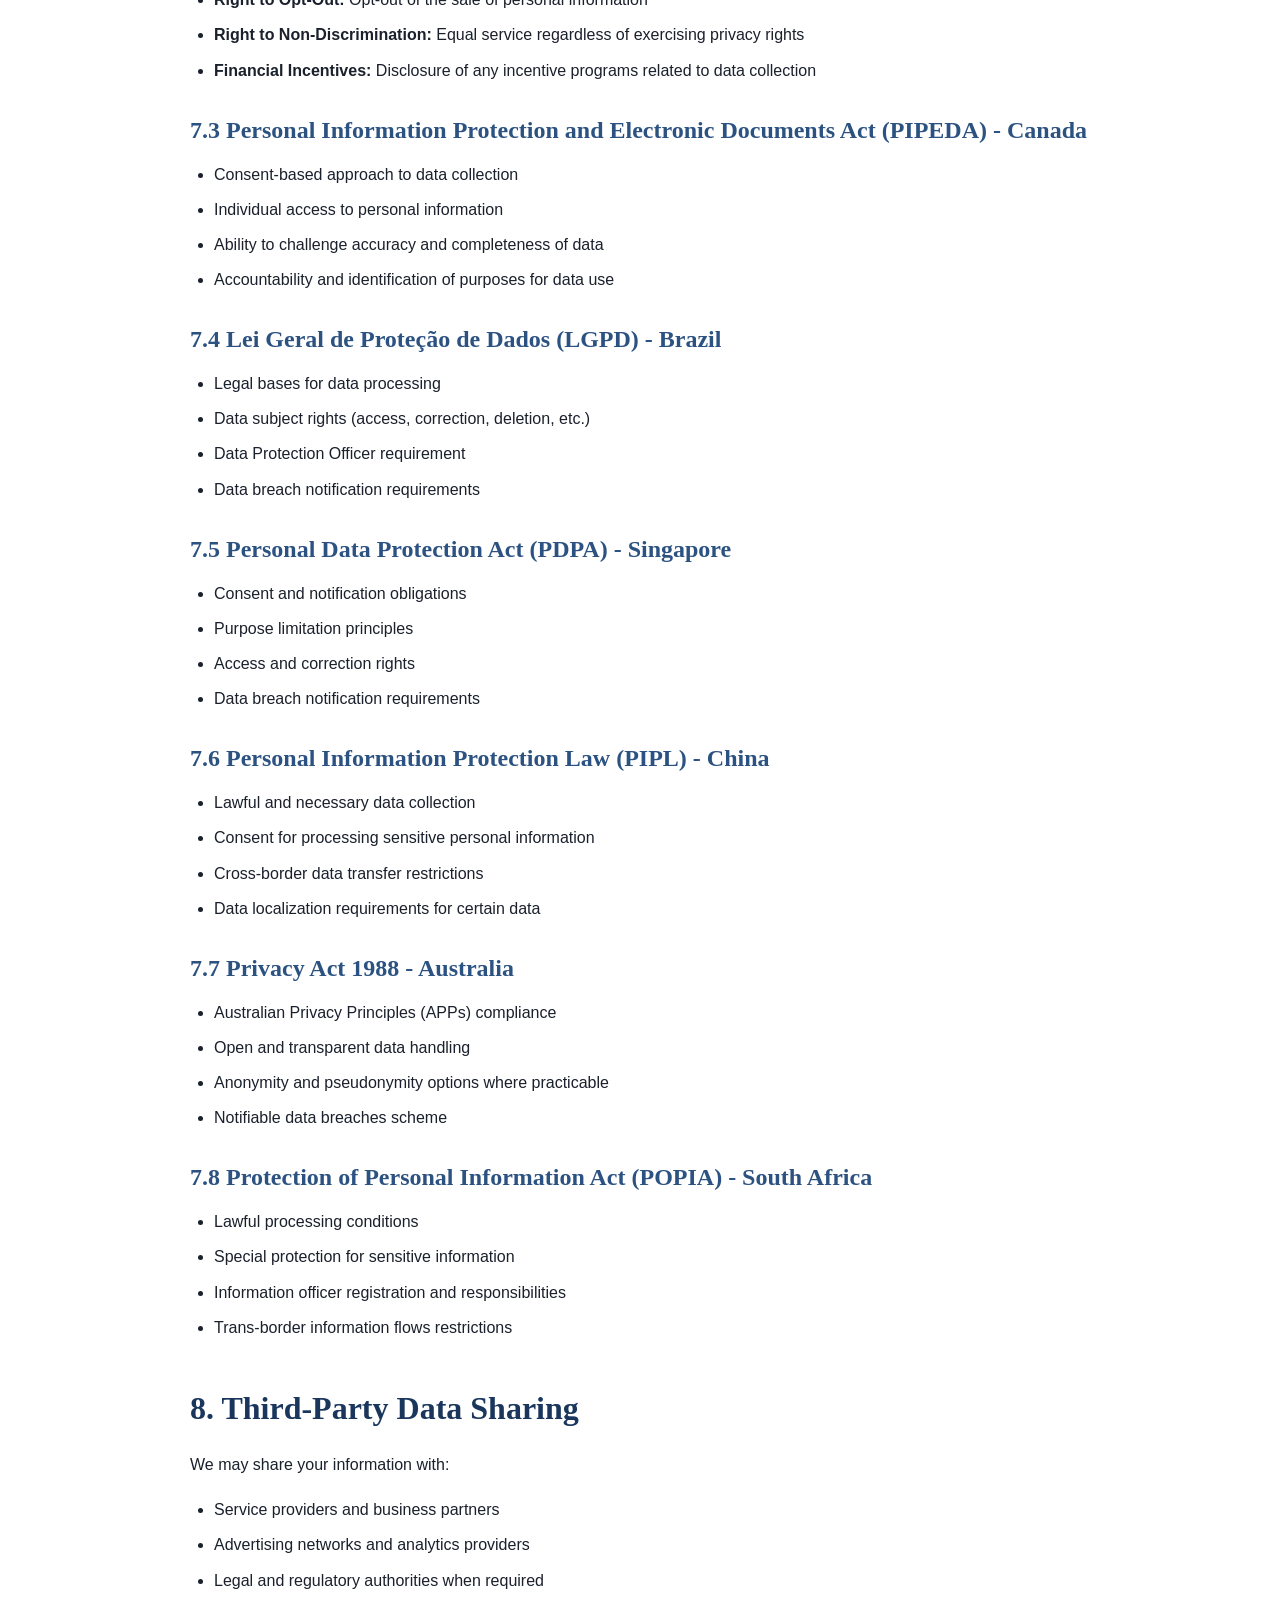
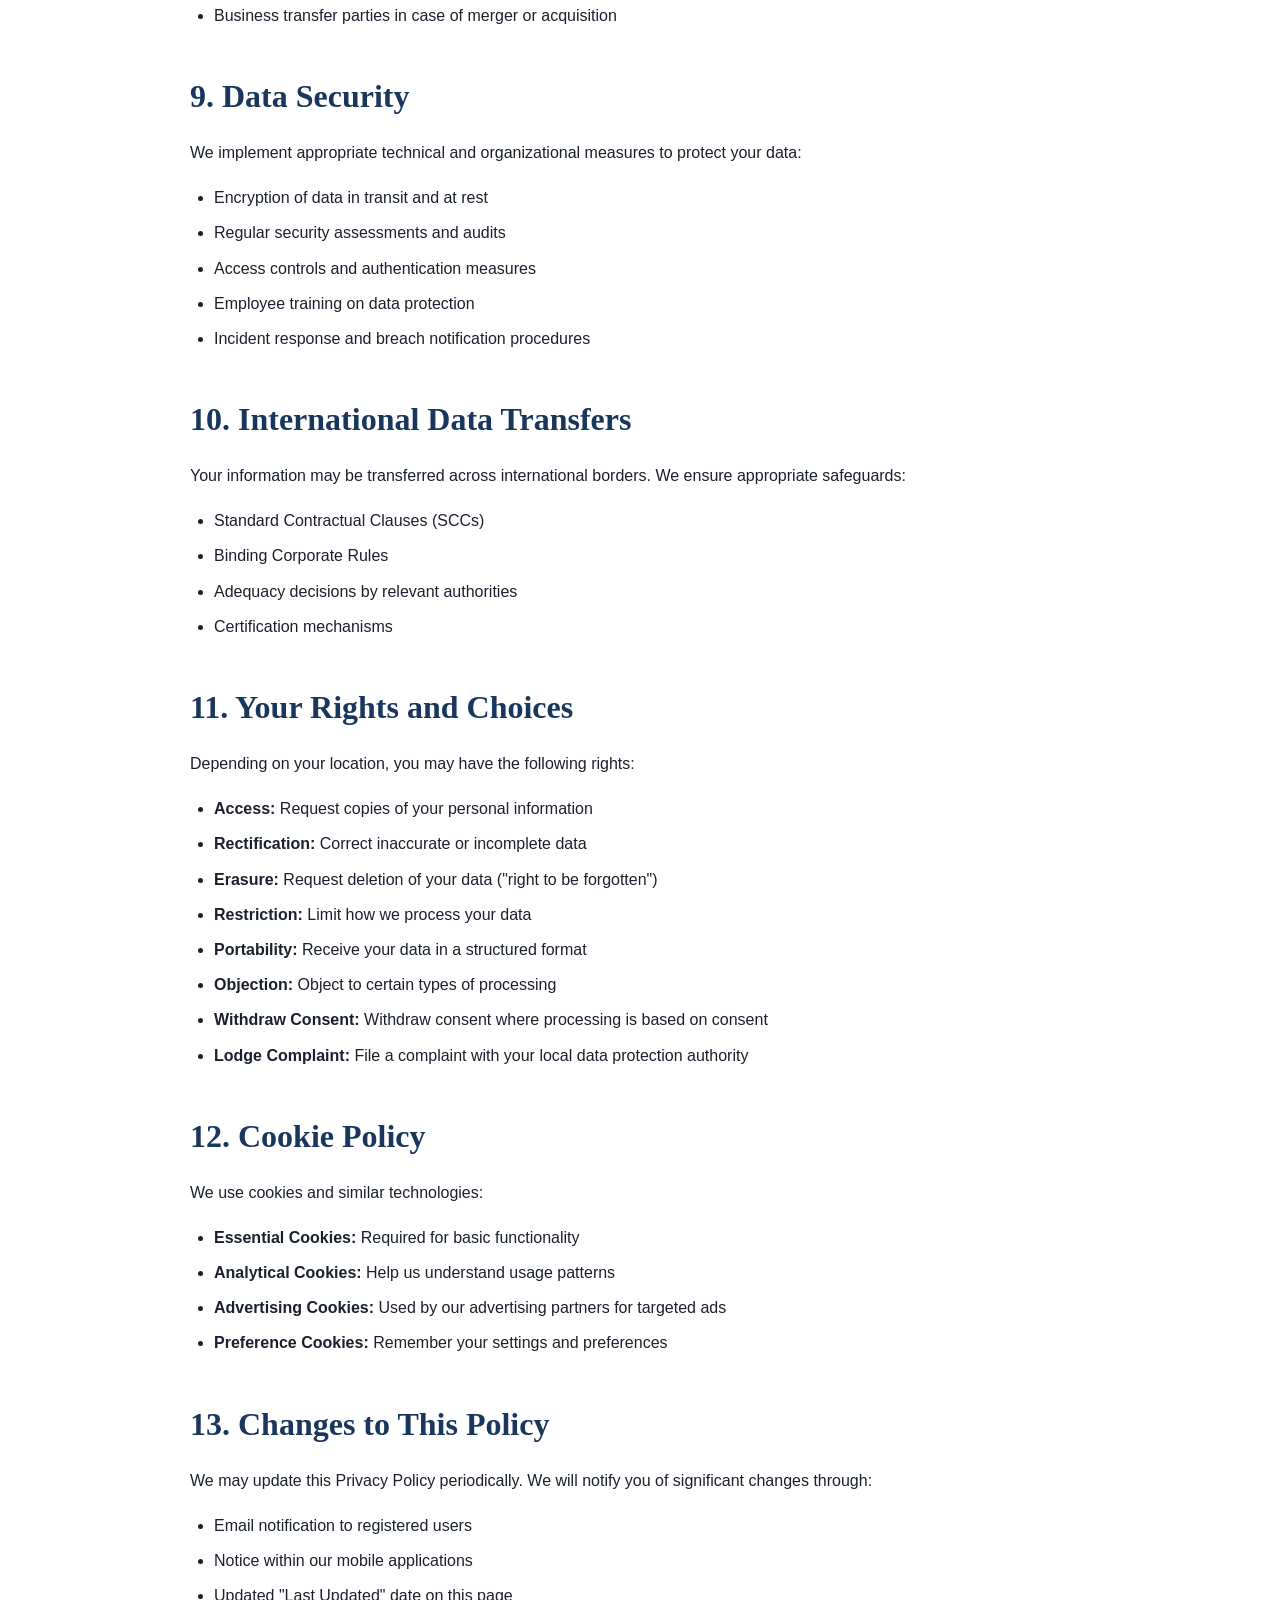
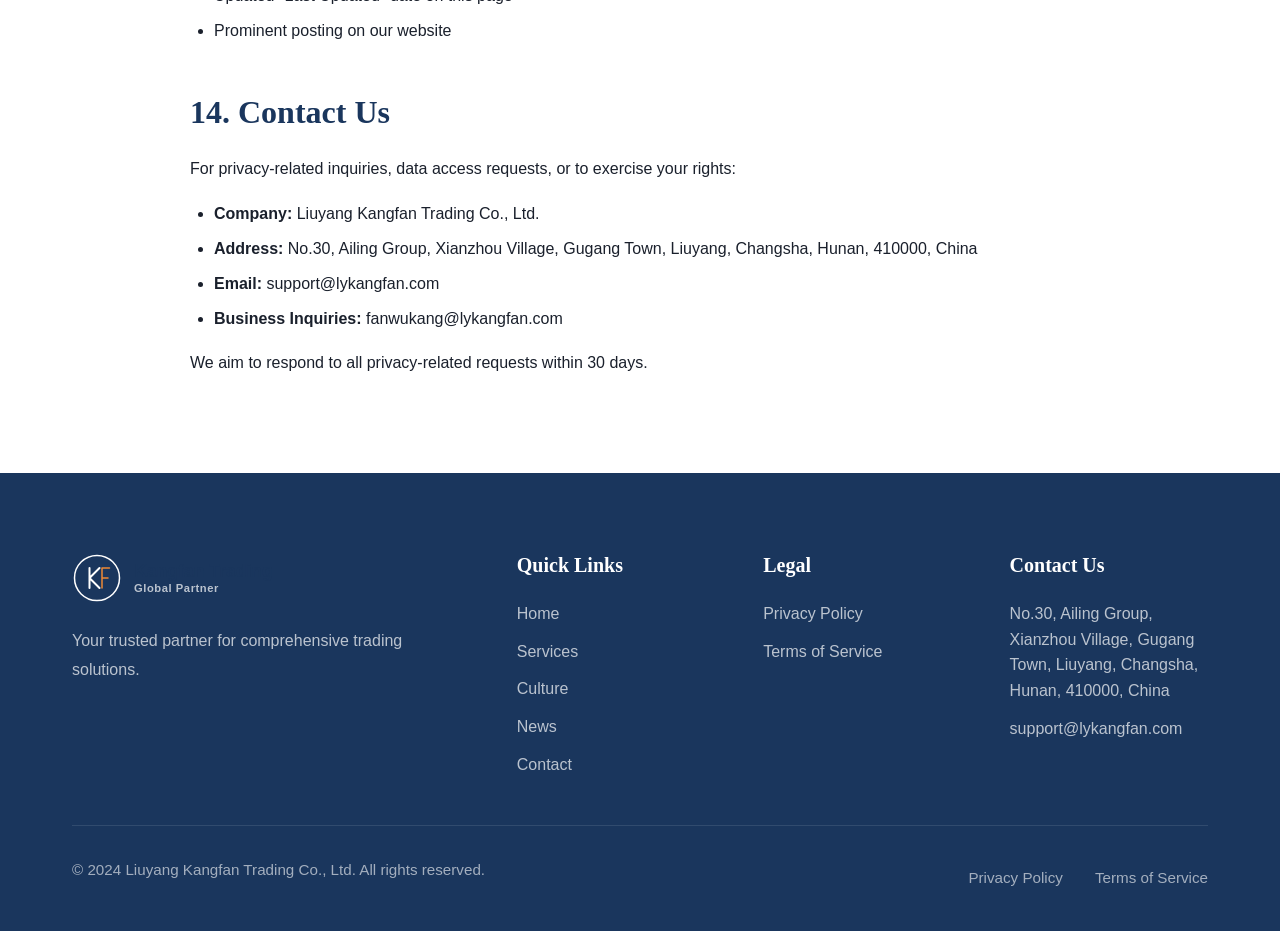
<file: privacy.html>
<!DOCTYPE html>
<html lang="en">
<head>
    <meta charset="UTF-8">
    <meta name="viewport" content="width=device-width, initial-scale=1.0">
    <meta name="description" content="Privacy Policy - Liuyang Kangfan Trading Co., Ltd. Learn how we collect, use, and protect your personal data in compliance with international privacy regulations.">
    <meta name="robots" content="noindex, nofollow">
    <link rel="canonical" href="https://lykangfan.com/privacy.html">
    <link rel="icon" type="image/svg+xml" href="images/logo.svg">
    <title>Privacy Policy - Liuyang Kangfan Trading Co., Ltd.</title>
    <link rel="stylesheet" href="css/style.css">
    <link rel="stylesheet" href="css/animations.css">
</head>
<body>
    <header class="header">
        <div class="container">
            <a href="index.html" class="logo">
                <svg viewBox="0 0 100 100" width="50" height="50">
                    <circle cx="50" cy="50" r="45" fill="none" stroke="url(#headerGradient)" stroke-width="3"/>
                    <path d="M50 15 L85 35 L85 65 L50 85 L15 65 L15 35 Z" fill="none" stroke="url(#headerGradient)" stroke-width="2"/>
                    <path d="M35 30 L35 70 M35 50 L55 30 M35 50 L55 70" fill="none" stroke="#1a365d" stroke-width="4" stroke-linecap="round"/>
                    <path d="M60 30 L60 70 M60 30 L75 30 M60 50 L72 50" fill="none" stroke="#ed8936" stroke-width="3" stroke-linecap="round"/>
                    <defs>
                        <linearGradient id="headerGradient" x1="0%" y1="0%" x2="100%" y2="100%">
                            <stop offset="0%" style="stop-color:#1a365d"/>
                            <stop offset="100%" style="stop-color:#ed8936"/>
                        </linearGradient>
                    </defs>
                </svg>
                <div class="logo-text">
                    <span>Kangfan Trading</span>
                    <span>Global Partner</span>
                </div>
            </a>
            <nav class="nav">
                <ul class="nav-list">
                    <li><a href="index.html" class="nav-link">Home</a></li>
                    <li><a href="services.html" class="nav-link">Services</a></li>
                    <li><a href="culture.html" class="nav-link">Culture</a></li>
                    <li><a href="news.html" class="nav-link">News</a></li>
                    <li><a href="contact.html" class="nav-link">Contact</a></li>
                </ul>
            </nav>
            <button class="mobile-menu-btn" aria-label="Toggle menu">
                <span></span><span></span><span></span>
            </button>
        </div>
    </header>
    <nav class="mobile-nav">
        <ul class="mobile-nav-list">
            <li><a href="index.html" class="mobile-nav-link">Home</a></li>
            <li><a href="services.html" class="mobile-nav-link">Services</a></li>
            <li><a href="culture.html" class="mobile-nav-link">Culture</a></li>
            <li><a href="news.html" class="mobile-nav-link">News</a></li>
            <li><a href="contact.html" class="mobile-nav-link">Contact</a></li>
        </ul>
    </nav>

    <section class="page-header">
        <div class="container">
            <h1>Privacy Policy</h1>
            <p>Last Updated: June 15, 2024</p>
        </div>
    </section>

    <section class="legal-page">
        <div class="container">
            <div class="legal-content">
                <div class="last-updated">
                    <strong>Document Version:</strong> 2.0 | <strong>Effective Date:</strong> June 15, 2024
                </div>

                <p>Liuyang Kangfan Trading Co., Ltd. ("we," "our," or "us") is committed to protecting your privacy. This Privacy Policy explains how we collect, use, disclose, and safeguard your information when you visit our website, use our mobile applications, or engage with our services.</p>

                <h2>1. Information We Collect</h2>
                
                <h3>1.1 Personal Information</h3>
                <p>We may collect the following types of personal information:</p>
                <ul>
                    <li>Name, email address, phone number, and postal address</li>
                    <li>Company information and business details</li>
                    <li>Payment information and billing details</li>
                    <li>Account credentials and authentication information</li>
                    <li>Communication preferences and contact history</li>
                </ul>

                <h3>1.2 Automatically Collected Information</h3>
                <p>When you visit our website or use our mobile applications, we automatically collect:</p>
                <ul>
                    <li>Device information (device type, operating system, browser type)</li>
                    <li>IP address and location data</li>
                    <li>Usage patterns and navigation history</li>
                    <li>Cookies and similar tracking technologies</li>
                    <li>App performance data and crash reports</li>
                </ul>

                <h2>2. How We Use Your Information</h2>
                <p>We use the collected information for the following purposes:</p>
                <ul>
                    <li>Providing and improving our trading services</li>
                    <li>Processing transactions and managing accounts</li>
                    <li>Communicating with you about products and services</li>
                    <li>Personalizing your experience and recommendations</li>
                    <li>Ensuring security and preventing fraud</li>
                    <li>Complying with legal obligations</li>
                    <li>Operating and improving our mobile applications</li>
                </ul>

                <h2>3. Mobile Application and Advertising</h2>
                
                <h3>3.1 Mobile Application Overview</h3>
                <p>Our mobile applications are available on Google Play Store and Apple App Store. These applications provide business management tools including inventory tracking, order management, and analytics.</p>

                <h3>3.2 Advertising and Ad Networks</h3>
                <p>We integrate various advertising networks and platforms to support our free application offerings. These ad networks may collect user data and display targeted advertisements based on your interests and usage patterns.</p>

                <h3>3.3 Supported Advertising Platforms</h3>
                <p>Our mobile applications may integrate with the following advertising and monetization platforms:</p>
                <ul>
                    <li><strong>Google AdMob</strong> - Google's mobile advertising platform for app monetization</li>
                    <li><strong>Facebook Audience Network</strong> - Facebook's mobile ad network for reaching users across apps and websites</li>
                    <li><strong>Unity Ads</strong> - Integrated advertising solution for mobile games and apps</li>
                    <li><strong>AppLovin</strong> - Mobile advertising and monetization platform</li>
                    <li><strong>ironSource</strong> - Mobile app monetization and user acquisition platform</li>
                    <li><strong>Chartboost</strong> - Mobile game advertising and monetization platform</li>
                    <li><strong>Pangle</strong> - ByteDance's mobile advertising platform</li>
                    <li><strong>Mintegral</strong> - Global mobile advertising platform</li>
                    <li><strong>Vungle</strong> - In-app video advertising platform (now part of Digital Turbine)</li>
                    <li><strong>Smaato</strong> - Global mobile advertising exchange</li>
                    <li><strong>Mopub</strong> - Mobile ad serving platform (now part of AppLovin)</li>
                    <li><strong>InMobi</strong> - Mobile advertising and monetization platform</li>
                    <li><strong>Liftoff</strong> - Mobile app install and engagement advertising platform</li>
                    <li><strong>Fyber</strong> - Mobile app monetization platform</li>
                    <li><strong>StartApp</strong> - Mobile advertising platform</li>
                    <li><strong>AdColony</strong> - Mobile video advertising platform</li>
                    <li><strong>Verve</strong> - Location-based mobile advertising</li>
                    <li><strong>TrialX</strong> - Mobile health advertising platform</li>
                    <li><strong>Flurry</strong> - Mobile analytics and advertising platform (Yahoo)</li>
                    <li><strong>MoPub</strong> - Twitter's mobile ad marketplace</li>
                </ul>

                <h3>3.4 Types of Advertisements</h3>
                <p>Our mobile applications may display the following types of advertisements:</p>
                <ul>
                    <li><strong>Splash Ads (Splash Screens)</strong> - Full-screen advertisements displayed when the app launches or transitions between screens</li>
                    <li><strong>Rewarded Video Ads</strong> - Video advertisements that users can voluntarily watch in exchange for in-app rewards, virtual currency, or premium features</li>
                    <li><strong>Interstitial Ads</strong> - Full-screen advertisements displayed at natural transition points in the app, such as between levels or after completing an action</li>
                    <li><strong>Banner Ads</strong> - Rectangular advertisements displayed at the top or bottom of the screen, continuously visible during app usage</li>
                    <li><strong>Native Ads</strong> - Advertisements designed to match the visual style and format of the app content</li>
                    <li><strong>Playable Ads</strong> - Interactive advertisements that allow users to preview app features through a mini-game or demo</li>
                    <li><strong>Offerwall Ads</strong> - Advertisements that offer users rewards for completing specific actions or viewing advertisements</li>
                </ul>

                <h3>3.5 Data Collection by Ad Networks</h3>
                <p>Advertising networks may collect and process the following types of data:</p>
                <ul>
                    <li>Device identifiers (GAID, IDFA)</li>
                    <li>Device type and technical specifications</li>
                    <li>Operating system and version</li>
                    <li>IP address and approximate geolocation</li>
                    <li>App usage data and in-app behavior</li>
                    <li>Ad interaction history (views, clicks, installs)</li>
                    <li>Installed apps information (for contextual advertising)</li>
                    <li>Cookies and similar tracking technologies</li>
                </ul>

                <h2>4. Google Play Store Compliance</h2>
                
                <h3>4.1 Google Play Developer Program Policies</h3>
                <p>Our mobile applications comply with Google Play Store Developer Program Policies, including:</p>
                <ul>
                    <li>Proper disclosure of data collection and sharing practices</li>
                    <li>Implementation of appropriate security measures</li>
                    <li>Compliance with targeted advertising policies</li>
                    <li>Proper handling of sensitive permissions</li>
                    <li>Transparent in-app billing practices</li>
                    <li>Family-friendly content requirements where applicable</li>
                </ul>

                <h3>4.2 Google Play Data Safety Section</h3>
                <p>We provide accurate information in the Google Play Data Safety section, including:</p>
                <ul>
                    <li>Types of data collected (location, personal info, financial info, etc.)</li>
                    <li>Purpose of data collection</li>
                    <li>Whether data is shared with third parties</li>
                    <li>Security practices implemented</li>
                    <li>Options for user control and deletion</li>
                </ul>

                <h2>5. Apple App Store Compliance</h2>
                
                <h3>5.1 App Store Review Guidelines</h3>
                <p>Our iOS applications comply with Apple App Store Review Guidelines, including:</p>
                <ul>
                    <li>Privacy nutrition labels in App Store listings</li>
                    <li>App Tracking Transparency (ATT) framework implementation</li>
                    <li>Proper permission requests and justifications</li>
                    <li>Data minimization principles</li>
                    <li>Secure data transmission and storage</li>
                </ul>

                <h3>5.2 Apple Privacy Nutrition Labels</h3>
                <p>We accurately declare data practices in Apple Privacy Nutrition Labels for:</p>
                <ul>
                    <li>Data linked to your identity</li>
                    <li>Data not linked to your identity</li>
                    <li>Data used to track you</li>
                    <li>Third-party SDK data practices</li>
                </ul>

                <h2>6. Children's Privacy (COPPA Compliance)</h2>
                
                <h3>6.1 Age Restrictions</h3>
                <p>Our services and applications are not directed to children under the age of 13 (or 16 in certain jurisdictions). We do not knowingly collect personal information from children under these ages.</p>

                <h3>6.2 Children's Online Privacy Protection Act (COPPA)</h3>
                <p>In compliance with COPPA:</p>
                <ul>
                    <li>We do not collect personal information from children under 13 without verifiable parental consent</li>
                    <li>Parents can review, request deletion of, or refuse further collection of their child's information</li>
                    <li>We provide clear privacy notices and obtain appropriate consent</li>
                    <li>Limited data collection for internal operations only</li>
                </ul>

                <h3>6.3 GDPR-K Compliance (European Union)</h3>
                <p>For users in the European Economic Area:</p>
                <ul>
                    <li>We do not knowingly process data of users under 16 years of age without parental consent</li>
                    <li>Member states may set lower age limits (minimum 13 years)</li>
                    <li>We implement age verification mechanisms where required</li>
                    <li>Special protections for children's data under Article 8 GDPR</li>
                </ul>

                <h2>7. International Data Protection Regulations</h2>
                
                <h3>7.1 General Data Protection Regulation (GDPR) - European Union</h3>
                <p>For users in the European Union and European Economic Area:</p>
                <ul>
                    <li><strong>Lawful Basis:</strong> We process data based on legitimate interest, contractual necessity, or consent</li>
                    <li><strong>Data Subject Rights:</strong> Right to access, rectification, erasure, restriction, portability, and objection</li>
                    <li><strong>Data Protection Officer:</strong> Contact our DPO for privacy-related inquiries</li>
                    <li><strong>Cross-border Transfers:</strong> Appropriate safeguards for international data transfers (Standard Contractual Clauses, adequacy decisions)</li>
                    <li><strong>Privacy by Design:</strong> We implement privacy considerations throughout our development process</li>
                    <li><strong>Data Breach Notification:</strong> 72-hour notification to supervisory authorities for qualifying breaches</li>
                </ul>

                <h3>7.2 California Consumer Privacy Act (CCPA/CPRA) - United States</h3>
                <p>For California residents:</p>
                <ul>
                    <li><strong>Right to Know:</strong> Know what personal information is collected, used, and shared</li>
                    <li><strong>Right to Delete:</strong> Request deletion of personal information</li>
                    <li><strong>Right to Opt-Out:</strong> Opt-out of the sale of personal information</li>
                    <li><strong>Right to Non-Discrimination:</strong> Equal service regardless of exercising privacy rights</li>
                    <li><strong>Financial Incentives:</strong> Disclosure of any incentive programs related to data collection</li>
                </ul>

                <h3>7.3 Personal Information Protection and Electronic Documents Act (PIPEDA) - Canada</h3>
                <ul>
                    <li>Consent-based approach to data collection</li>
                    <li>Individual access to personal information</li>
                    <li>Ability to challenge accuracy and completeness of data</li>
                    <li>Accountability and identification of purposes for data use</li>
                </ul>

                <h3>7.4 Lei Geral de Proteção de Dados (LGPD) - Brazil</h3>
                <ul>
                    <li>Legal bases for data processing</li>
                    <li>Data subject rights (access, correction, deletion, etc.)</li>
                    <li>Data Protection Officer requirement</li>
                    <li>Data breach notification requirements</li>
                </ul>

                <h3>7.5 Personal Data Protection Act (PDPA) - Singapore</h3>
                <ul>
                    <li>Consent and notification obligations</li>
                    <li>Purpose limitation principles</li>
                    <li>Access and correction rights</li>
                    <li>Data breach notification requirements</li>
                </ul>

                <h3>7.6 Personal Information Protection Law (PIPL) - China</h3>
                <ul>
                    <li>Lawful and necessary data collection</li>
                    <li>Consent for processing sensitive personal information</li>
                    <li>Cross-border data transfer restrictions</li>
                    <li>Data localization requirements for certain data</li>
                </ul>

                <h3>7.7 Privacy Act 1988 - Australia</h3>
                <ul>
                    <li>Australian Privacy Principles (APPs) compliance</li>
                    <li>Open and transparent data handling</li>
                    <li>Anonymity and pseudonymity options where practicable</li>
                    <li>Notifiable data breaches scheme</li>
                </ul>

                <h3>7.8 Protection of Personal Information Act (POPIA) - South Africa</h3>
                <ul>
                    <li>Lawful processing conditions</li>
                    <li>Special protection for sensitive information</li>
                    <li>Information officer registration and responsibilities</li>
                    <li>Trans-border information flows restrictions</li>
                </ul>

                <h2>8. Third-Party Data Sharing</h2>
                <p>We may share your information with:</p>
                <ul>
                    <li>Service providers and business partners</li>
                    <li>Advertising networks and analytics providers</li>
                    <li>Legal and regulatory authorities when required</li>
                    <li>Business transfer parties in case of merger or acquisition</li>
                </ul>

                <h2>9. Data Security</h2>
                <p>We implement appropriate technical and organizational measures to protect your data:</p>
                <ul>
                    <li>Encryption of data in transit and at rest</li>
                    <li>Regular security assessments and audits</li>
                    <li>Access controls and authentication measures</li>
                    <li>Employee training on data protection</li>
                    <li>Incident response and breach notification procedures</li>
                </ul>

                <h2>10. International Data Transfers</h2>
                <p>Your information may be transferred across international borders. We ensure appropriate safeguards:</p>
                <ul>
                    <li>Standard Contractual Clauses (SCCs)</li>
                    <li>Binding Corporate Rules</li>
                    <li>Adequacy decisions by relevant authorities</li>
                    <li>Certification mechanisms</li>
                </ul>

                <h2>11. Your Rights and Choices</h2>
                <p>Depending on your location, you may have the following rights:</p>
                <ul>
                    <li><strong>Access:</strong> Request copies of your personal information</li>
                    <li><strong>Rectification:</strong> Correct inaccurate or incomplete data</li>
                    <li><strong>Erasure:</strong> Request deletion of your data ("right to be forgotten")</li>
                    <li><strong>Restriction:</strong> Limit how we process your data</li>
                    <li><strong>Portability:</strong> Receive your data in a structured format</li>
                    <li><strong>Objection:</strong> Object to certain types of processing</li>
                    <li><strong>Withdraw Consent:</strong> Withdraw consent where processing is based on consent</li>
                    <li><strong>Lodge Complaint:</strong> File a complaint with your local data protection authority</li>
                </ul>

                <h2>12. Cookie Policy</h2>
                <p>We use cookies and similar technologies:</p>
                <ul>
                    <li><strong>Essential Cookies:</strong> Required for basic functionality</li>
                    <li><strong>Analytical Cookies:</strong> Help us understand usage patterns</li>
                    <li><strong>Advertising Cookies:</strong> Used by our advertising partners for targeted ads</li>
                    <li><strong>Preference Cookies:</strong> Remember your settings and preferences</li>
                </ul>

                <h2>13. Changes to This Policy</h2>
                <p>We may update this Privacy Policy periodically. We will notify you of significant changes through:</p>
                <ul>
                    <li>Email notification to registered users</li>
                    <li>Notice within our mobile applications</li>
                    <li>Updated "Last Updated" date on this page</li>
                    <li>Prominent posting on our website</li>
                </ul>

                <h2>14. Contact Us</h2>
                <p>For privacy-related inquiries, data access requests, or to exercise your rights:</p>
                <ul>
                    <li><strong>Company:</strong> Liuyang Kangfan Trading Co., Ltd.</li>
                    <li><strong>Address:</strong> No.30, Ailing Group, Xianzhou Village, Gugang Town, Liuyang, Changsha, Hunan, 410000, China</li>
                    <li><strong>Email:</strong> support@lykangfan.com</li>
                    <li><strong>Business Inquiries:</strong> fanwukang@lykangfan.com</li>
                </ul>

                <p>We aim to respond to all privacy-related requests within 30 days.</p>
            </div>
        </div>
    </section>

    <!-- Footer -->
    <footer class="footer">
        <div class="container">
            <div class="footer-top">
                <div class="footer-brand">
                    <a href="index.html" class="logo">
                        <svg viewBox="0 0 100 100" width="50" height="50">
                            <circle cx="50" cy="50" r="45" fill="none" stroke="white" stroke-width="3"/>
                            <path d="M35 30 L35 70 M35 50 L55 30 M35 50 L55 70" fill="none" stroke="white" stroke-width="4" stroke-linecap="round"/>
                            <path d="M60 30 L60 70 M60 30 L75 30 M60 50 L72 50" fill="none" stroke="#ed8936" stroke-width="3" stroke-linecap="round"/>
                        </svg>
                        <div class="logo-text" style="color: white;">
                            <span>Kangfan Trading</span>
                            <span style="color: rgba(255,255,255,0.7);">Global Partner</span>
                        </div>
                    </a>
                    <p>Your trusted partner for comprehensive trading solutions.</p>
                </div>
                <div class="footer-column">
                    <h4 class="footer-title">Quick Links</h4>
                    <ul class="footer-links">
                        <li><a href="index.html" class="footer-link">Home</a></li>
                        <li><a href="services.html" class="footer-link">Services</a></li>
                        <li><a href="culture.html" class="footer-link">Culture</a></li>
                        <li><a href="news.html" class="footer-link">News</a></li>
                        <li><a href="contact.html" class="footer-link">Contact</a></li>
                    </ul>
                </div>
                <div class="footer-column">
                    <h4 class="footer-title">Legal</h4>
                    <ul class="footer-links">
                        <li><a href="privacy.html" class="footer-link">Privacy Policy</a></li>
                        <li><a href="terms.html" class="footer-link">Terms of Service</a></li>
                    </ul>
                </div>
                <div class="footer-column">
                    <h4 class="footer-title">Contact Us</h4>
                    <ul class="footer-links">
                        <li class="footer-link">No.30, Ailing Group, Xianzhou Village, Gugang Town, Liuyang, Changsha, Hunan, 410000, China</li>
                        <li><a href="mailto:support@lykangfan.com" class="footer-link">support@lykangfan.com</a></li>
                    </ul>
                </div>
            </div>
            <div class="footer-bottom">
                <p>&copy; 2024 Liuyang Kangfan Trading Co., Ltd. All rights reserved.</p>
                <div class="footer-legal">
                    <a href="privacy.html">Privacy Policy</a>
                    <a href="terms.html">Terms of Service</a>
                </div>
            </div>
        </div>
    </footer>
    <script src="js/main.js"></script>
    <script src="js/animations.js"></script>
</body>
</html>
</file>
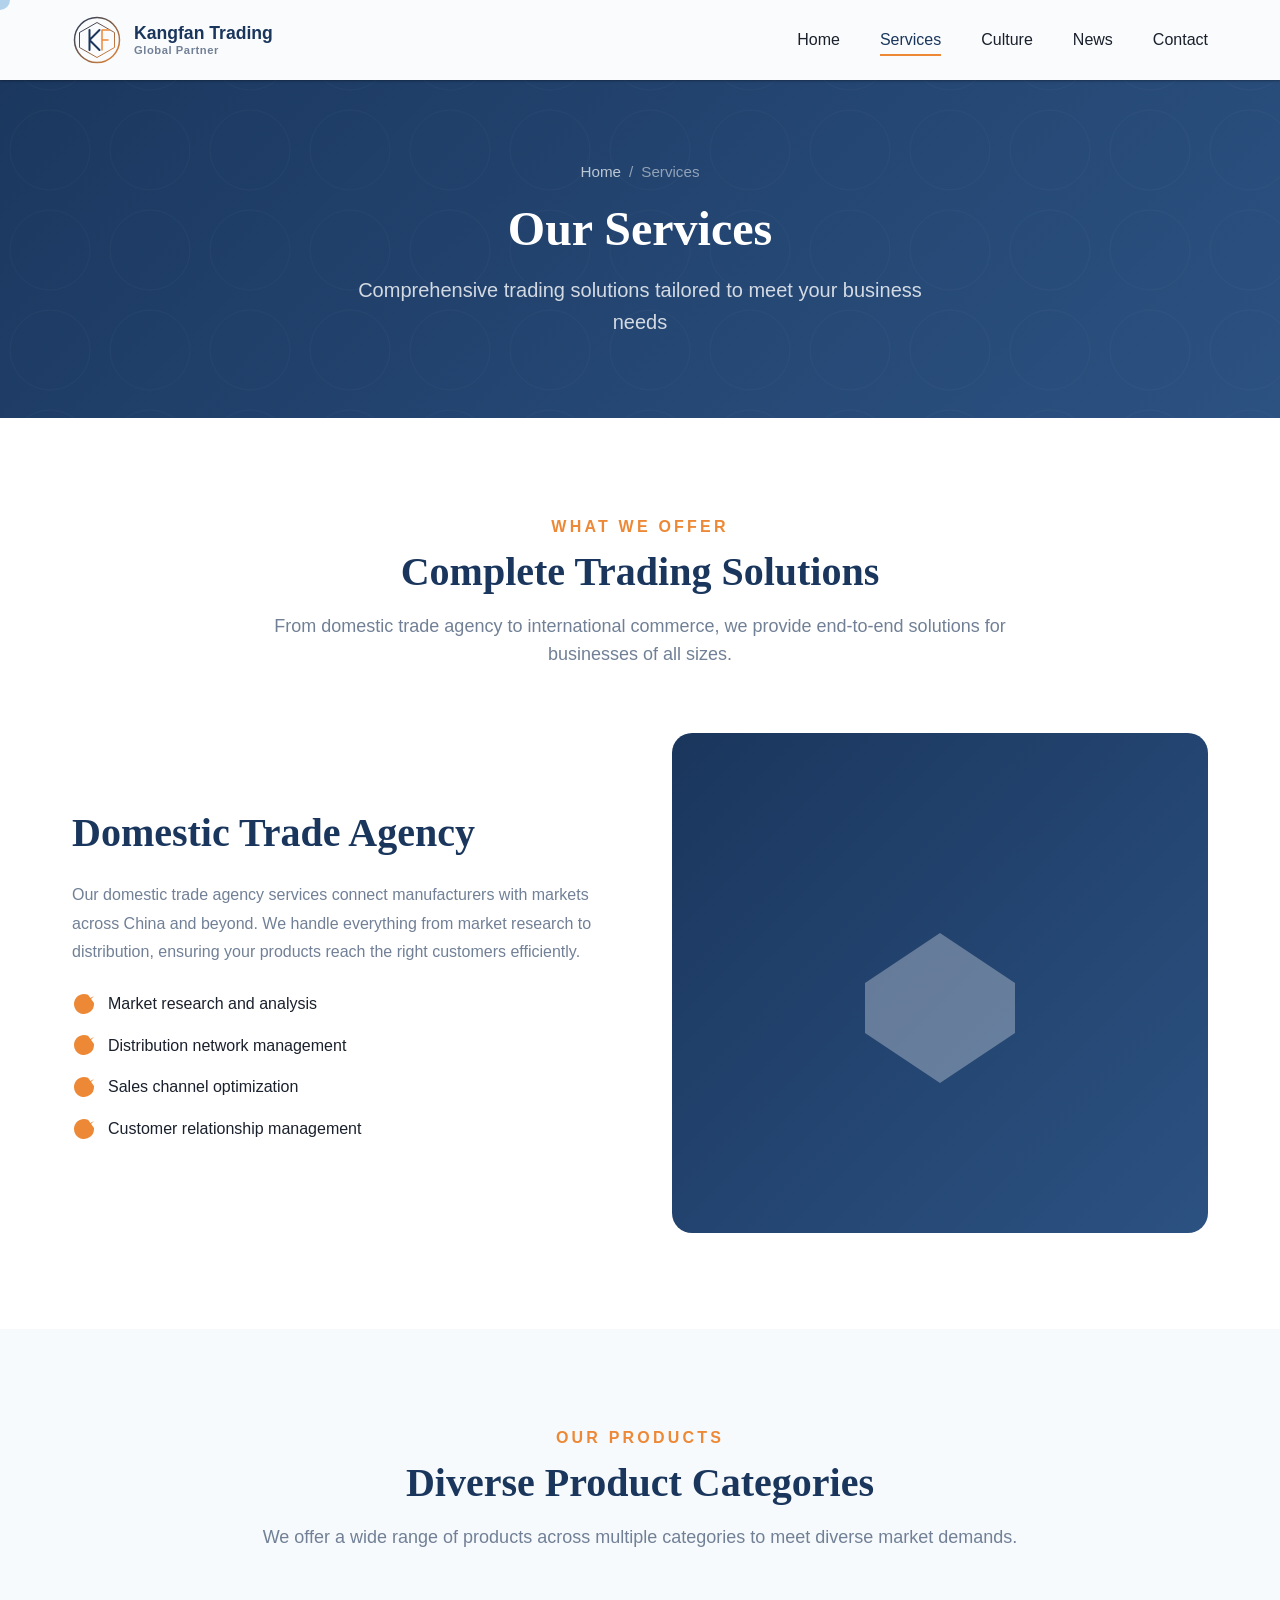
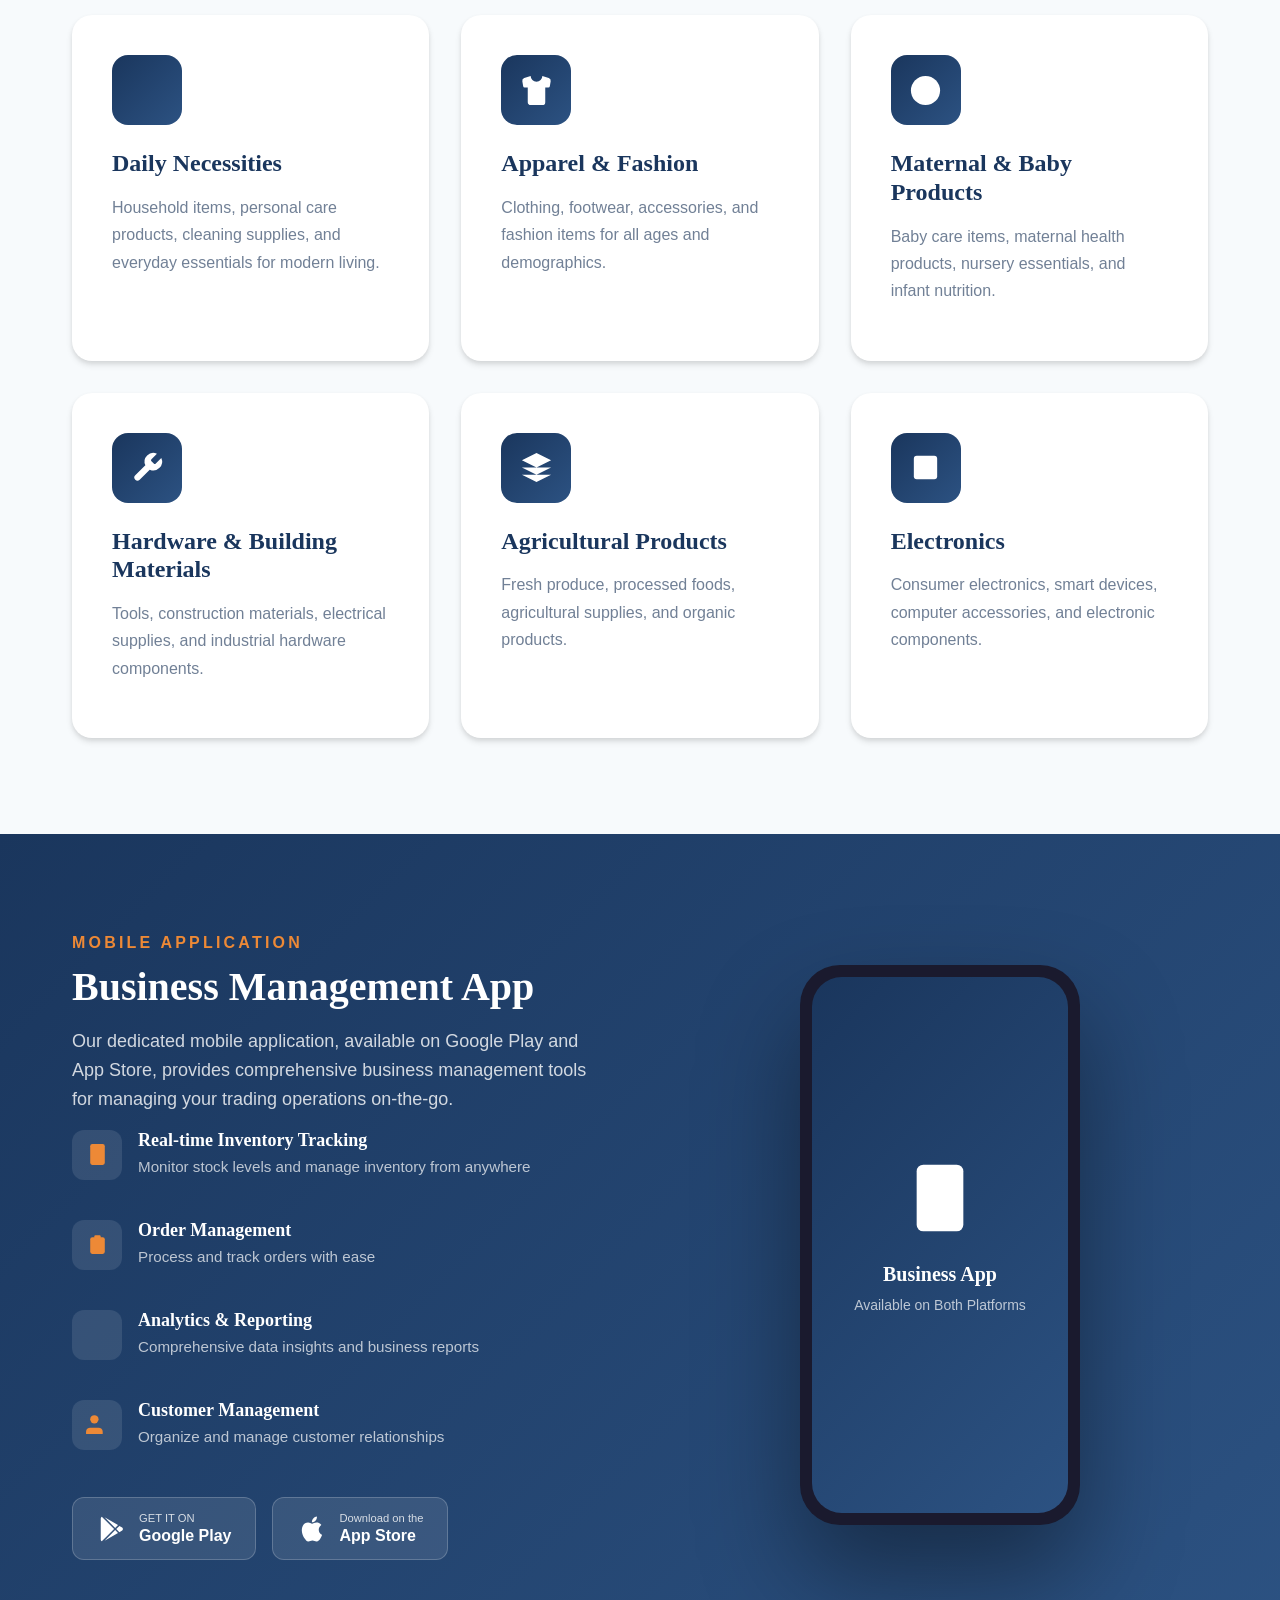
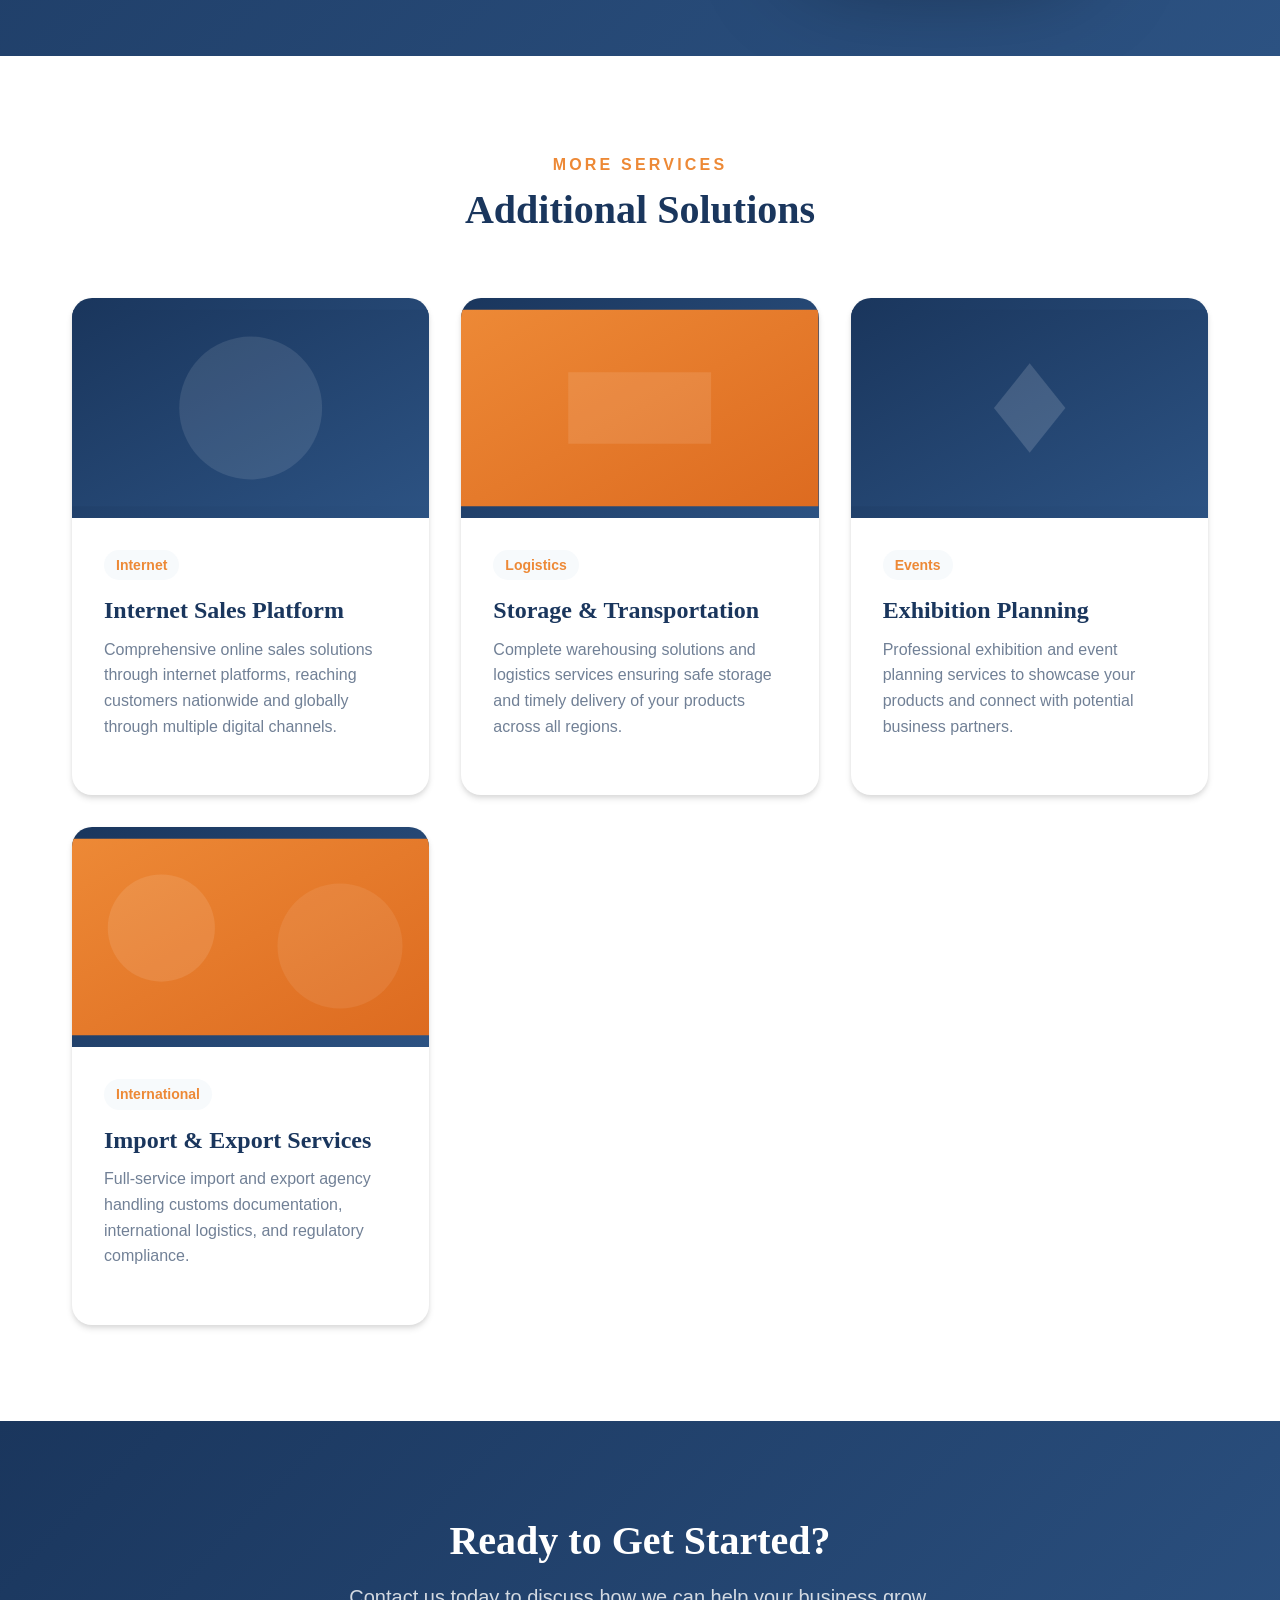
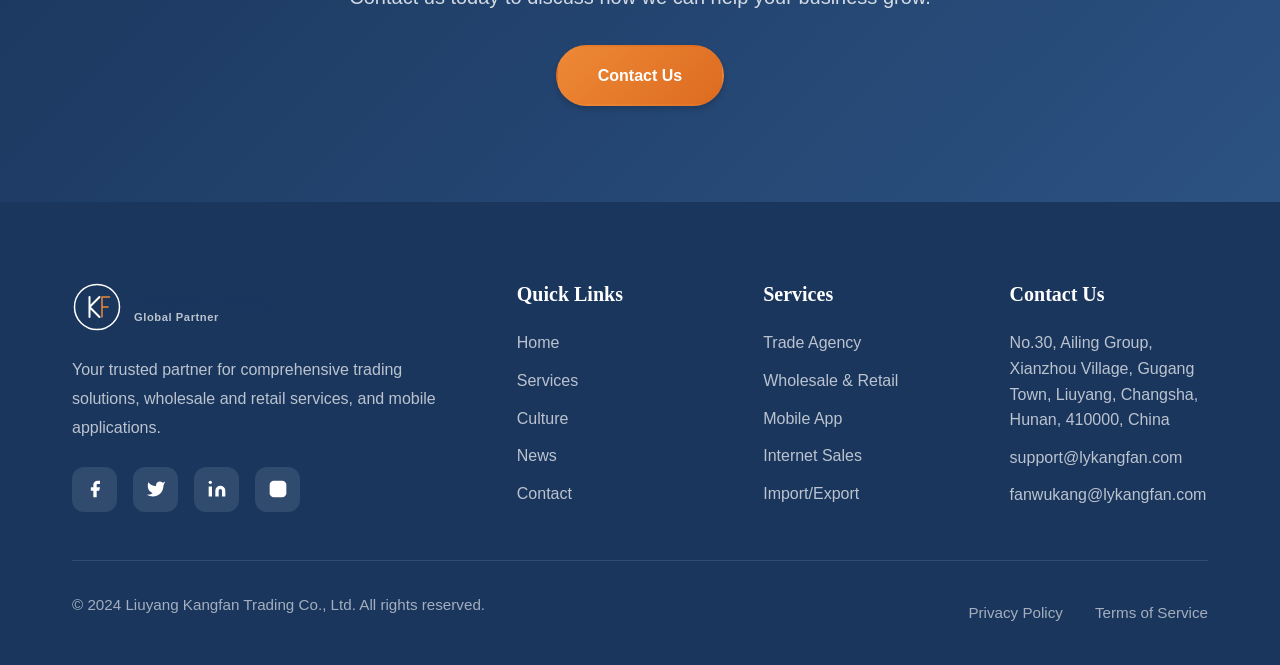
<file: services.html>
<!DOCTYPE html>
<html lang="en">
<head>
    <meta charset="UTF-8">
    <meta name="viewport" content="width=device-width, initial-scale=1.0">
    <meta name="description" content="Liuyang Kangfan Trading Co., Ltd. - Comprehensive trading services including domestic trade agency, wholesale and retail, mobile applications, and international trade solutions.">
    <meta name="keywords" content="Trading Services, Trade Agency, Wholesale, Retail, Mobile App, Import Export, China Trading">
    <meta name="author" content="Liuyang Kangfan Trading Co., Ltd.">
    <meta name="robots" content="index, follow">
    
    <meta property="og:type" content="website">
    <meta property="og:title" content="Our Services - Liuyang Kangfan Trading Co., Ltd.">
    <meta property="og:description" content="Discover our comprehensive trading services including domestic trade agency, wholesale and retail, mobile applications, and international trade.">
    <meta property="og:url" content="https://lykangfan.com/services.html">
    <meta property="og:site_name" content="Liuyang Kangfan">
    <meta property="og:locale" content="en_US">
    
    <link rel="canonical" href="https://lykangfan.com/services.html">
    <link rel="icon" type="image/svg+xml" href="images/logo.svg">
    
    <title>Our Services - Liuyang Kangfan Trading Co., Ltd.</title>
    
    <link rel="stylesheet" href="css/style.css">
    <link rel="stylesheet" href="css/animations.css">
    
    <script type="application/ld+json">
    {
        "@context": "https://schema.org",
        "@type": "Service",
        "serviceType": "Trading Services",
        "provider": {
            "@type": "Organization",
            "name": "Liuyang Kangfan Trading Co., Ltd."
        },
        "areaServed": "Worldwide",
        "description": "Comprehensive trading services including domestic trade agency, wholesale and retail of daily necessities, apparel, maternal products, hardware, electronics, and mobile applications."
    }
    </script>
</head>
<body>
    <!-- Header -->
    <header class="header">
        <div class="container">
            <a href="index.html" class="logo">
                <svg viewBox="0 0 100 100" width="50" height="50">
                    <circle cx="50" cy="50" r="45" fill="none" stroke="url(#headerGradient)" stroke-width="3"/>
                    <path d="M50 15 L85 35 L85 65 L50 85 L15 65 L15 35 Z" fill="none" stroke="url(#headerGradient)" stroke-width="2"/>
                    <path d="M35 30 L35 70 M35 50 L55 30 M35 50 L55 70" fill="none" stroke="#1a365d" stroke-width="4" stroke-linecap="round"/>
                    <path d="M60 30 L60 70 M60 30 L75 30 M60 50 L72 50" fill="none" stroke="#ed8936" stroke-width="3" stroke-linecap="round"/>
                    <defs>
                        <linearGradient id="headerGradient" x1="0%" y1="0%" x2="100%" y2="100%">
                            <stop offset="0%" style="stop-color:#1a365d"/>
                            <stop offset="100%" style="stop-color:#ed8936"/>
                        </linearGradient>
                    </defs>
                </svg>
                <div class="logo-text">
                    <span>Kangfan Trading</span>
                    <span>Global Partner</span>
                </div>
            </a>
            <nav class="nav">
                <ul class="nav-list">
                    <li><a href="index.html" class="nav-link">Home</a></li>
                    <li><a href="services.html" class="nav-link active">Services</a></li>
                    <li><a href="culture.html" class="nav-link">Culture</a></li>
                    <li><a href="news.html" class="nav-link">News</a></li>
                    <li><a href="contact.html" class="nav-link">Contact</a></li>
                </ul>
            </nav>
            <button class="mobile-menu-btn" aria-label="Toggle menu">
                <span></span>
                <span></span>
                <span></span>
            </button>
        </div>
    </header>
    
    <nav class="mobile-nav">
        <ul class="mobile-nav-list">
            <li><a href="index.html" class="mobile-nav-link">Home</a></li>
            <li><a href="services.html" class="mobile-nav-link">Services</a></li>
            <li><a href="culture.html" class="mobile-nav-link">Culture</a></li>
            <li><a href="news.html" class="mobile-nav-link">News</a></li>
            <li><a href="contact.html" class="mobile-nav-link">Contact</a></li>
        </ul>
    </nav>

    <!-- Page Header -->
    <section class="page-header">
        <div class="container">
            <div class="breadcrumb">
                <a href="index.html">Home</a>
                <span>/</span>
                <span>Services</span>
            </div>
            <h1>Our Services</h1>
            <p>Comprehensive trading solutions tailored to meet your business needs</p>
        </div>
    </section>

    <!-- Services Overview -->
    <section class="section">
        <div class="container">
            <div class="section-header reveal">
                <p class="section-subtitle">What We Offer</p>
                <h2 class="section-title">Complete Trading Solutions</h2>
                <p class="section-description">
                    From domestic trade agency to international commerce, we provide end-to-end solutions for businesses of all sizes.
                </p>
            </div>
            
            <!-- Service 1: Domestic Trade Agency -->
            <div class="about-grid reveal">
                <div class="about-content">
                    <h2>Domestic Trade Agency</h2>
                    <p>Our domestic trade agency services connect manufacturers with markets across China and beyond. We handle everything from market research to distribution, ensuring your products reach the right customers efficiently.</p>
                    <ul style="list-style: none; padding: 0;">
                        <li style="display: flex; align-items: center; gap: 0.75rem; margin-bottom: 1rem;">
                            <svg viewBox="0 0 24 24" width="24" height="24" fill="#ed8936"><path d="M22 11.08V12a10 10 0 1 1-5.93-9.14"/><polyline points="22 4 12 14.01 9 11.01"/></svg>
                            <span>Market research and analysis</span>
                        </li>
                        <li style="display: flex; align-items: center; gap: 0.75rem; margin-bottom: 1rem;">
                            <svg viewBox="0 0 24 24" width="24" height="24" fill="#ed8936"><path d="M22 11.08V12a10 10 0 1 1-5.93-9.14"/><polyline points="22 4 12 14.01 9 11.01"/></svg>
                            <span>Distribution network management</span>
                        </li>
                        <li style="display: flex; align-items: center; gap: 0.75rem; margin-bottom: 1rem;">
                            <svg viewBox="0 0 24 24" width="24" height="24" fill="#ed8936"><path d="M22 11.08V12a10 10 0 1 1-5.93-9.14"/><polyline points="22 4 12 14.01 9 11.01"/></svg>
                            <span>Sales channel optimization</span>
                        </li>
                        <li style="display: flex; align-items: center; gap: 0.75rem; margin-bottom: 1rem;">
                            <svg viewBox="0 0 24 24" width="24" height="24" fill="#ed8936"><path d="M22 11.08V12a10 10 0 1 1-5.93-9.14"/><polyline points="22 4 12 14.01 9 11.01"/></svg>
                            <span>Customer relationship management</span>
                        </li>
                    </ul>
                </div>
                <div class="about-image">
                    <div class="about-image-main">
                        <svg viewBox="0 0 400 300" fill="white" opacity="0.3">
                            <path d="M200 50 L350 150 L350 250 L200 350 L50 250 L50 150 Z"/>
                            <path d="M200 100 L300 150 L300 250 L200 300 L100 250 L100 150 Z"/>
                            <circle cx="200" cy="200" r="50"/>
                        </svg>
                    </div>
                </div>
            </div>
        </div>
    </section>

    <!-- Product Categories -->
    <section class="section section-dark">
        <div class="container">
            <div class="section-header reveal">
                <p class="section-subtitle">Our Products</p>
                <h2 class="section-title">Diverse Product Categories</h2>
                <p class="section-description">
                    We offer a wide range of products across multiple categories to meet diverse market demands.
                </p>
            </div>
            <div class="features-grid">
                <div class="feature-card reveal stagger-1">
                    <div class="feature-icon">
                        <svg viewBox="0 0 24 24" fill="white">
                            <path d="M3 6h18M3 12h18M3 18h18"/>
                        </svg>
                    </div>
                    <h3 class="feature-title">Daily Necessities</h3>
                    <p class="feature-description">Household items, personal care products, cleaning supplies, and everyday essentials for modern living.</p>
                </div>
                <div class="feature-card reveal stagger-2">
                    <div class="feature-icon">
                        <svg viewBox="0 0 24 24" fill="white">
                            <path d="M20.38 3.46L16 2a4 4 0 01-8 0L3.62 3.46a2 2 0 00-1.34 2.23l.58 3.47a1 1 0 00.99.84H6v10c0 1.1.9 2 2 2h8a2 2 0 002-2V10h2.15a1 1 0 00.99-.84l.58-3.47a2 2 0 00-1.34-2.23z"/>
                        </svg>
                    </div>
                    <h3 class="feature-title">Apparel & Fashion</h3>
                    <p class="feature-description">Clothing, footwear, accessories, and fashion items for all ages and demographics.</p>
                </div>
                <div class="feature-card reveal stagger-3">
                    <div class="feature-icon">
                        <svg viewBox="0 0 24 24" fill="white">
                            <circle cx="12" cy="12" r="10"/>
                            <path d="M12 6v6l4 2"/>
                        </svg>
                    </div>
                    <h3 class="feature-title">Maternal & Baby Products</h3>
                    <p class="feature-description">Baby care items, maternal health products, nursery essentials, and infant nutrition.</p>
                </div>
                <div class="feature-card reveal stagger-4">
                    <div class="feature-icon">
                        <svg viewBox="0 0 24 24" fill="white">
                            <path d="M14.7 6.3a1 1 0 000 1.4l1.6 1.6a1 1 0 001.4 0l3.77-3.77a6 6 0 01-7.94 7.94l-6.91 6.91a2.12 2.12 0 01-3-3l6.91-6.91a6 6 0 017.94-7.94l-3.76 3.76z"/>
                        </svg>
                    </div>
                    <h3 class="feature-title">Hardware & Building Materials</h3>
                    <p class="feature-description">Tools, construction materials, electrical supplies, and industrial hardware components.</p>
                </div>
                <div class="feature-card reveal stagger-5">
                    <div class="feature-icon">
                        <svg viewBox="0 0 24 24" fill="white">
                            <path d="M12 2L2 7l10 5 10-5-10-5zM2 17l10 5 10-5M2 12l10 5 10-5"/>
                        </svg>
                    </div>
                    <h3 class="feature-title">Agricultural Products</h3>
                    <p class="feature-description">Fresh produce, processed foods, agricultural supplies, and organic products.</p>
                </div>
                <div class="feature-card reveal stagger-6">
                    <div class="feature-icon">
                        <svg viewBox="0 0 24 24" fill="white">
                            <rect x="4" y="4" width="16" height="16" rx="2" ry="2"/>
                            <rect x="9" y="9" width="6" height="6"/>
                            <line x1="9" y1="1" x2="9" y2="4"/>
                            <line x1="15" y1="1" x2="15" y2="4"/>
                            <line x1="9" y1="20" x2="9" y2="23"/>
                            <line x1="15" y1="20" x2="15" y2="23"/>
                            <line x1="20" y1="9" x2="23" y2="9"/>
                            <line x1="20" y1="14" x2="23" y2="14"/>
                            <line x1="1" y1="9" x2="4" y2="9"/>
                            <line x1="1" y1="14" x2="4" y2="14"/>
                        </svg>
                    </div>
                    <h3 class="feature-title">Electronics</h3>
                    <p class="feature-description">Consumer electronics, smart devices, computer accessories, and electronic components.</p>
                </div>
            </div>
        </div>
    </section>

    <!-- Mobile App Section -->
    <section class="section app-section">
        <div class="container">
            <div class="app-content">
                <div class="app-info reveal-left">
                    <p class="section-subtitle">Mobile Application</p>
                    <h2 class="section-title">Business Management App</h2>
                    <p class="section-description">
                        Our dedicated mobile application, available on Google Play and App Store, provides comprehensive business management tools for managing your trading operations on-the-go.
                    </p>
                    <div class="app-features">
                        <div class="app-feature">
                            <div class="app-feature-icon">
                                <svg viewBox="0 0 24 24" fill="#ed8936">
                                    <rect x="5" y="2" width="14" height="20" rx="2" ry="2"/>
                                </svg>
                            </div>
                            <div class="app-feature-text">
                                <h4>Real-time Inventory Tracking</h4>
                                <p>Monitor stock levels and manage inventory from anywhere</p>
                            </div>
                        </div>
                        <div class="app-feature">
                            <div class="app-feature-icon">
                                <svg viewBox="0 0 24 24" fill="#ed8936">
                                    <path d="M9 5H7a2 2 0 00-2 2v12a2 2 0 002 2h10a2 2 0 002-2V7a2 2 0 00-2-2h-2"/>
                                    <rect x="9" y="3" width="6" height="4" rx="1"/>
                                </svg>
                            </div>
                            <div class="app-feature-text">
                                <h4>Order Management</h4>
                                <p>Process and track orders with ease</p>
                            </div>
                        </div>
                        <div class="app-feature">
                            <div class="app-feature-icon">
                                <svg viewBox="0 0 24 24" fill="#ed8936">
                                    <line x1="18" y1="20" x2="18" y2="10"/>
                                    <line x1="12" y1="20" x2="12" y2="4"/>
                                    <line x1="6" y1="20" x2="6" y2="14"/>
                                </svg>
                            </div>
                            <div class="app-feature-text">
                                <h4>Analytics & Reporting</h4>
                                <p>Comprehensive data insights and business reports</p>
                            </div>
                        </div>
                        <div class="app-feature">
                            <div class="app-feature-icon">
                                <svg viewBox="0 0 24 24" fill="#ed8936">
                                    <path d="M17 21v-2a4 4 0 0 0-4-4H5a4 4 0 0 0-4 4v2"/>
                                    <circle cx="9" cy="7" r="4"/>
                                </svg>
                            </div>
                            <div class="app-feature-text">
                                <h4>Customer Management</h4>
                                <p>Organize and manage customer relationships</p>
                            </div>
                        </div>
                    </div>
                    <div class="app-stores">
                        <a href="#" class="store-btn" title="Download on Google Play">
                            <svg viewBox="0 0 24 24" fill="white">
                                <path d="M3 20.5v-17c0-.59.34-1.11.84-1.35L13.69 12l-9.85 9.85c-.5-.24-.84-.76-.84-1.35zm13.81-5.38L6.05 21.34l8.49-8.49 2.27 2.27zm3.35-4.31c.34.27.59.69.59 1.19s-.22.9-.57 1.18l-2.29 1.32-2.5-2.5 2.5-2.5 2.27 1.31zM6.05 2.66l10.76 6.22-2.27 2.27L6.05 2.66z"/>
                            </svg>
                            <div class="store-btn-text">
                                <span>GET IT ON</span>
                                <span>Google Play</span>
                            </div>
                        </a>
                        <a href="#" class="store-btn" title="Download on App Store">
                            <svg viewBox="0 0 24 24" fill="white">
                                <path d="M18.71 19.5c-.83 1.24-1.71 2.45-3.05 2.47-1.34.03-1.77-.79-3.29-.79-1.53 0-2 .77-3.27.82-1.31.05-2.3-1.32-3.14-2.53C4.25 17 2.94 12.45 4.7 9.39c.87-1.52 2.43-2.48 4.12-2.51 1.28-.02 2.5.87 3.29.87.78 0 2.26-1.07 3.81-.91.65.03 2.47.26 3.64 1.98-.09.06-2.17 1.28-2.15 3.81.03 3.02 2.65 4.03 2.68 4.04-.03.07-.42 1.44-1.38 2.83M13 3.5c.73-.83 1.94-1.46 2.94-1.5.13 1.17-.34 2.35-1.04 3.19-.69.85-1.83 1.51-2.95 1.42-.15-1.15.41-2.35 1.05-3.11z"/>
                            </svg>
                            <div class="store-btn-text">
                                <span>Download on the</span>
                                <span>App Store</span>
                            </div>
                        </a>
                    </div>
                </div>
                <div class="app-visual reveal-right">
                    <div class="phone-mockup float-medium">
                        <div class="phone-screen">
                            <svg viewBox="0 0 24 24" fill="white">
                                <rect x="5" y="2" width="14" height="20" rx="2" ry="2"/>
                                <line x1="12" y1="18" x2="12.01" y2="18"/>
                            </svg>
                            <h4>Business App</h4>
                            <p>Available on Both Platforms</p>
                        </div>
                    </div>
                </div>
            </div>
        </div>
    </section>

    <!-- Additional Services -->
    <section class="section">
        <div class="container">
            <div class="section-header reveal">
                <p class="section-subtitle">More Services</p>
                <h2 class="section-title">Additional Solutions</h2>
            </div>
            <div class="services-grid">
                <div class="service-card reveal stagger-1">
                    <div class="service-image">
                        <svg viewBox="0 0 400 220">
                            <defs>
                                <linearGradient id="svcGrad1" x1="0%" y1="0%" x2="100%" y2="100%">
                                    <stop offset="0%" style="stop-color:#1a365d"/>
                                    <stop offset="100%" style="stop-color:#2c5282"/>
                                </linearGradient>
                            </defs>
                            <rect width="400" height="220" fill="url(#svcGrad1)"/>
                            <circle cx="200" cy="110" r="80" fill="rgba(255,255,255,0.1)"/>
                        </svg>
                    </div>
                    <div class="service-content">
                        <span class="service-tag">Internet</span>
                        <h3 class="service-title">Internet Sales Platform</h3>
                        <p class="service-description">Comprehensive online sales solutions through internet platforms, reaching customers nationwide and globally through multiple digital channels.</p>
                    </div>
                </div>
                <div class="service-card reveal stagger-2">
                    <div class="service-image">
                        <svg viewBox="0 0 400 220">
                            <defs>
                                <linearGradient id="svcGrad2" x1="0%" y1="0%" x2="100%" y2="100%">
                                    <stop offset="0%" style="stop-color:#ed8936"/>
                                    <stop offset="100%" style="stop-color:#dd6b20"/>
                                </linearGradient>
                            </defs>
                            <rect width="400" height="220" fill="url(#svcGrad2)"/>
                            <rect x="120" y="70" width="160" height="80" fill="rgba(255,255,255,0.1)"/>
                        </svg>
                    </div>
                    <div class="service-content">
                        <span class="service-tag">Logistics</span>
                        <h3 class="service-title">Storage & Transportation</h3>
                        <p class="service-description">Complete warehousing solutions and logistics services ensuring safe storage and timely delivery of your products across all regions.</p>
                    </div>
                </div>
                <div class="service-card reveal stagger-3">
                    <div class="service-image">
                        <svg viewBox="0 0 400 220">
                            <defs>
                                <linearGradient id="svcGrad3" x1="0%" y1="0%" x2="100%" y2="100%">
                                    <stop offset="0%" style="stop-color:#1a365d"/>
                                    <stop offset="100%" style="stop-color:#2c5282"/>
                                </linearGradient>
                            </defs>
                            <rect width="400" height="220" fill="url(#svcGrad3)"/>
                            <path d="M160 110 L200 60 L240 110 L200 160 Z" fill="rgba(255,255,255,0.15)"/>
                        </svg>
                    </div>
                    <div class="service-content">
                        <span class="service-tag">Events</span>
                        <h3 class="service-title">Exhibition Planning</h3>
                        <p class="service-description">Professional exhibition and event planning services to showcase your products and connect with potential business partners.</p>
                    </div>
                </div>
                <div class="service-card reveal stagger-4">
                    <div class="service-image">
                        <svg viewBox="0 0 400 220">
                            <defs>
                                <linearGradient id="svcGrad4" x1="0%" y1="0%" x2="100%" y2="100%">
                                    <stop offset="0%" style="stop-color:#ed8936"/>
                                    <stop offset="100%" style="stop-color:#dd6b20"/>
                                </linearGradient>
                            </defs>
                            <rect width="400" height="220" fill="url(#svcGrad4)"/>
                            <circle cx="100" cy="100" r="60" fill="rgba(255,255,255,0.1)"/>
                            <circle cx="300" cy="120" r="70" fill="rgba(255,255,255,0.08)"/>
                        </svg>
                    </div>
                    <div class="service-content">
                        <span class="service-tag">International</span>
                        <h3 class="service-title">Import & Export Services</h3>
                        <p class="service-description">Full-service import and export agency handling customs documentation, international logistics, and regulatory compliance.</p>
                    </div>
                </div>
            </div>
        </div>
    </section>

    <!-- CTA Section -->
    <section class="section" style="background: var(--gradient-primary); text-align: center;">
        <div class="container">
            <div class="reveal">
                <h2 style="color: white; font-size: 2.5rem; margin-bottom: 1rem;">Ready to Get Started?</h2>
                <p style="color: rgba(255,255,255,0.8); font-size: 1.25rem; margin-bottom: 2rem;">
                    Contact us today to discuss how we can help your business grow.
                </p>
                <a href="contact.html" class="btn btn-primary">Contact Us</a>
            </div>
        </div>
    </section>

    <!-- Footer -->
    <footer class="footer">
        <div class="container">
            <div class="footer-top">
                <div class="footer-brand">
                    <a href="index.html" class="logo">
                        <svg viewBox="0 0 100 100" width="50" height="50">
                            <circle cx="50" cy="50" r="45" fill="none" stroke="white" stroke-width="3"/>
                            <path d="M35 30 L35 70 M35 50 L55 30 M35 50 L55 70" fill="none" stroke="white" stroke-width="4" stroke-linecap="round"/>
                            <path d="M60 30 L60 70 M60 30 L75 30 M60 50 L72 50" fill="none" stroke="#ed8936" stroke-width="3" stroke-linecap="round"/>
                        </svg>
                        <div class="logo-text" style="color: white;">
                            <span>Kangfan Trading</span>
                            <span style="color: rgba(255,255,255,0.7);">Global Partner</span>
                        </div>
                    </a>
                    <p>Your trusted partner for comprehensive trading solutions, wholesale and retail services, and mobile applications.</p>
                    <div class="footer-social">
                        <a href="#" class="social-link" title="Facebook"><svg viewBox="0 0 24 24"><path d="M18 2h-3a5 5 0 0 0-5 5v3H7v4h3v8h4v-8h3l1-4h-4V7a1 1 0 0 1 1-1h3z"/></svg></a>
                        <a href="#" class="social-link" title="Twitter"><svg viewBox="0 0 24 24"><path d="M23 3a10.9 10.9 0 0 1-3.14 1.53 4.48 4.48 0 0 0-7.86 3v1A10.66 10.66 0 0 1 3 4s-4 9 5 13a11.64 11.64 0 0 1-7 2c9 5 20 0 20-11.5"/></svg></a>
                        <a href="#" class="social-link" title="LinkedIn"><svg viewBox="0 0 24 24"><path d="M16 8a6 6 0 0 1 6 6v7h-4v-7a2 2 0 0 0-2-2 2 2 0 0 0-2 2v7h-4v-7a6 6 0 0 1 6-6z"/><rect x="2" y="9" width="4" height="12"/><circle cx="4" cy="4" r="2"/></svg></a>
                        <a href="#" class="social-link" title="Instagram"><svg viewBox="0 0 24 24"><rect x="2" y="2" width="20" height="20" rx="5" ry="5"/><path d="M16 11.37A4 4 0 1 1 12.63 8 4 4 0 0 1 16 11.37z"/><line x1="17.5" y1="6.5" x2="17.51" y2="6.5"/></svg></a>
                    </div>
                </div>
                <div class="footer-column">
                    <h4 class="footer-title">Quick Links</h4>
                    <ul class="footer-links">
                        <li><a href="index.html" class="footer-link">Home</a></li>
                        <li><a href="services.html" class="footer-link">Services</a></li>
                        <li><a href="culture.html" class="footer-link">Culture</a></li>
                        <li><a href="news.html" class="footer-link">News</a></li>
                        <li><a href="contact.html" class="footer-link">Contact</a></li>
                    </ul>
                </div>
                <div class="footer-column">
                    <h4 class="footer-title">Services</h4>
                    <ul class="footer-links">
                        <li><a href="services.html" class="footer-link">Trade Agency</a></li>
                        <li><a href="services.html" class="footer-link">Wholesale & Retail</a></li>
                        <li><a href="services.html" class="footer-link">Mobile App</a></li>
                        <li><a href="services.html" class="footer-link">Internet Sales</a></li>
                        <li><a href="services.html" class="footer-link">Import/Export</a></li>
                    </ul>
                </div>
                <div class="footer-column">
                    <h4 class="footer-title">Contact Us</h4>
                    <ul class="footer-links">
                        <li class="footer-link">No.30, Ailing Group, Xianzhou Village, Gugang Town, Liuyang, Changsha, Hunan, 410000, China</li>
                        <li><a href="mailto:support@lykangfan.com" class="footer-link">support@lykangfan.com</a></li>
                        <li><a href="mailto:fanwukang@lykangfan.com" class="footer-link">fanwukang@lykangfan.com</a></li>
                    </ul>
                </div>
            </div>
            <div class="footer-bottom">
                <p>&copy; 2024 Liuyang Kangfan Trading Co., Ltd. All rights reserved.</p>
                <div class="footer-legal">
                    <a href="privacy.html">Privacy Policy</a>
                    <a href="terms.html">Terms of Service</a>
                </div>
            </div>
        </div>
    </footer>

    <script src="js/main.js"></script>
    <script src="js/animations.js"></script>
</body>
</html>
</file>
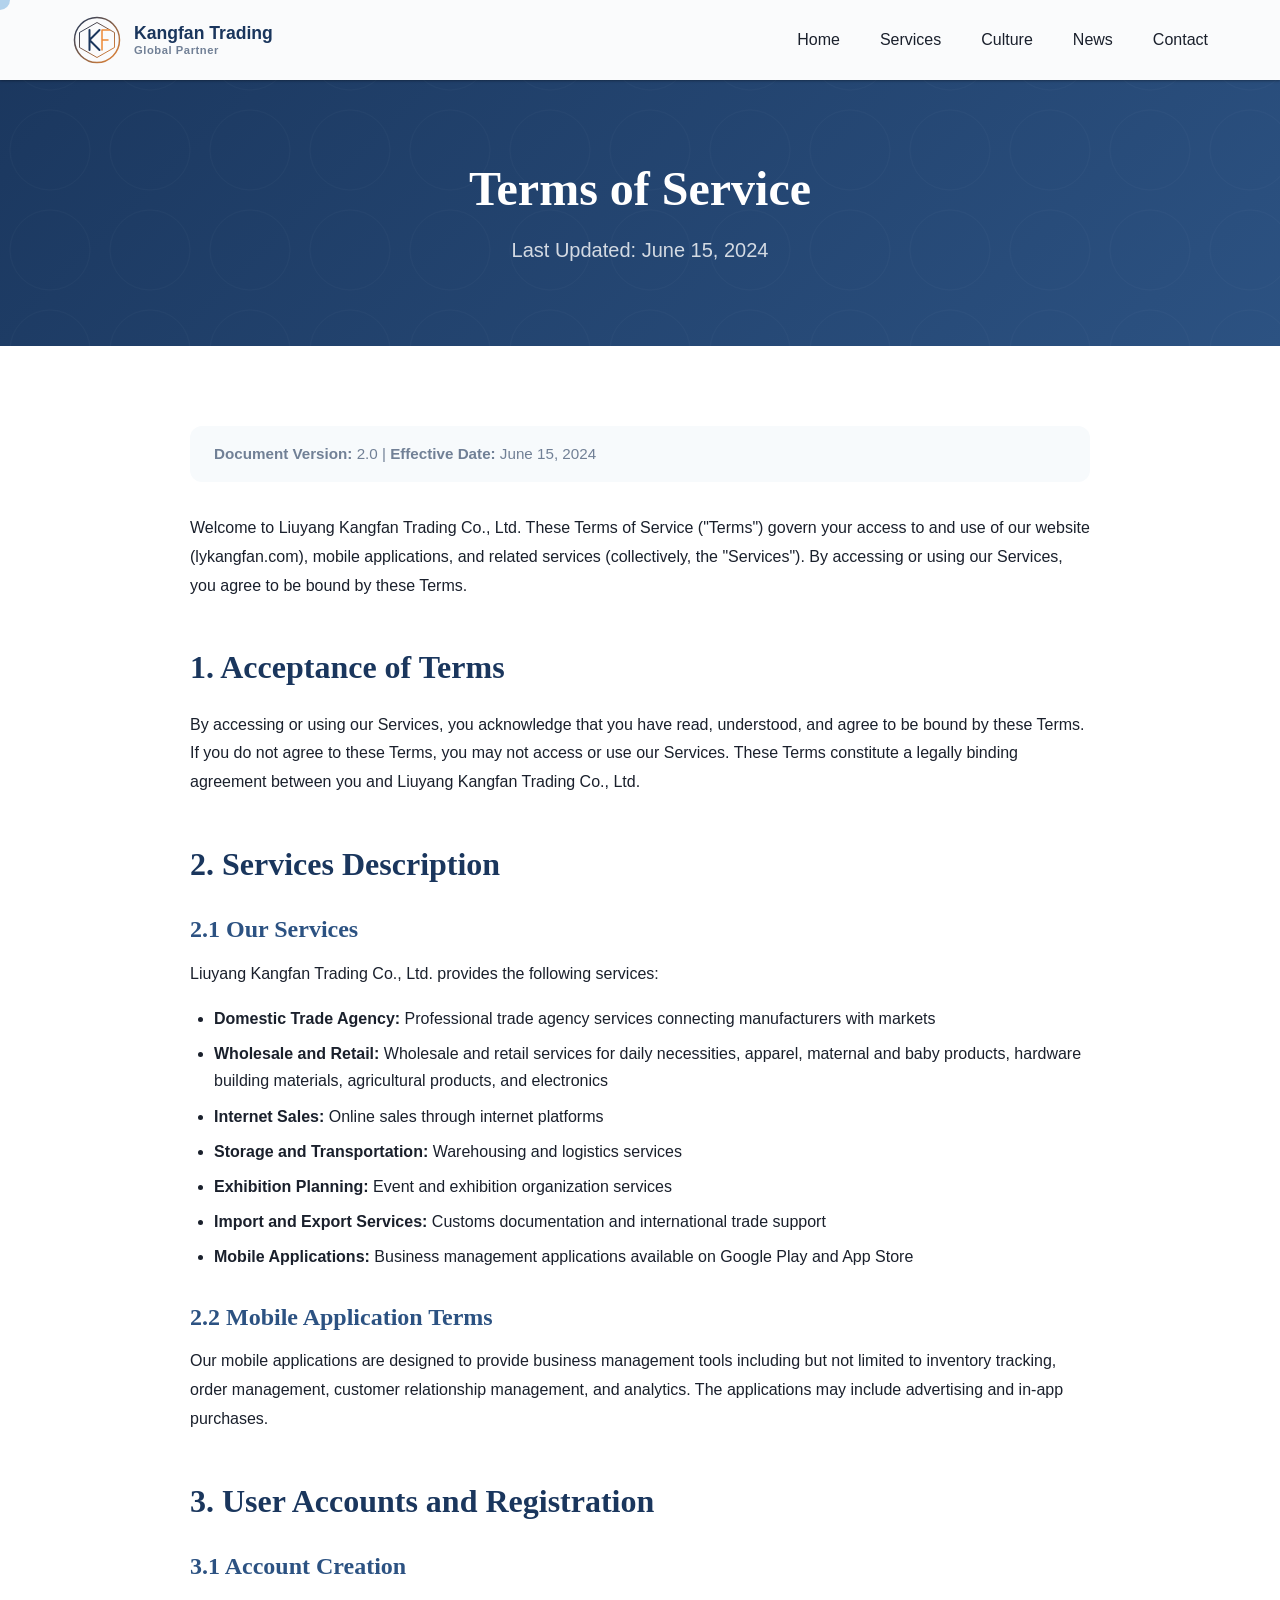
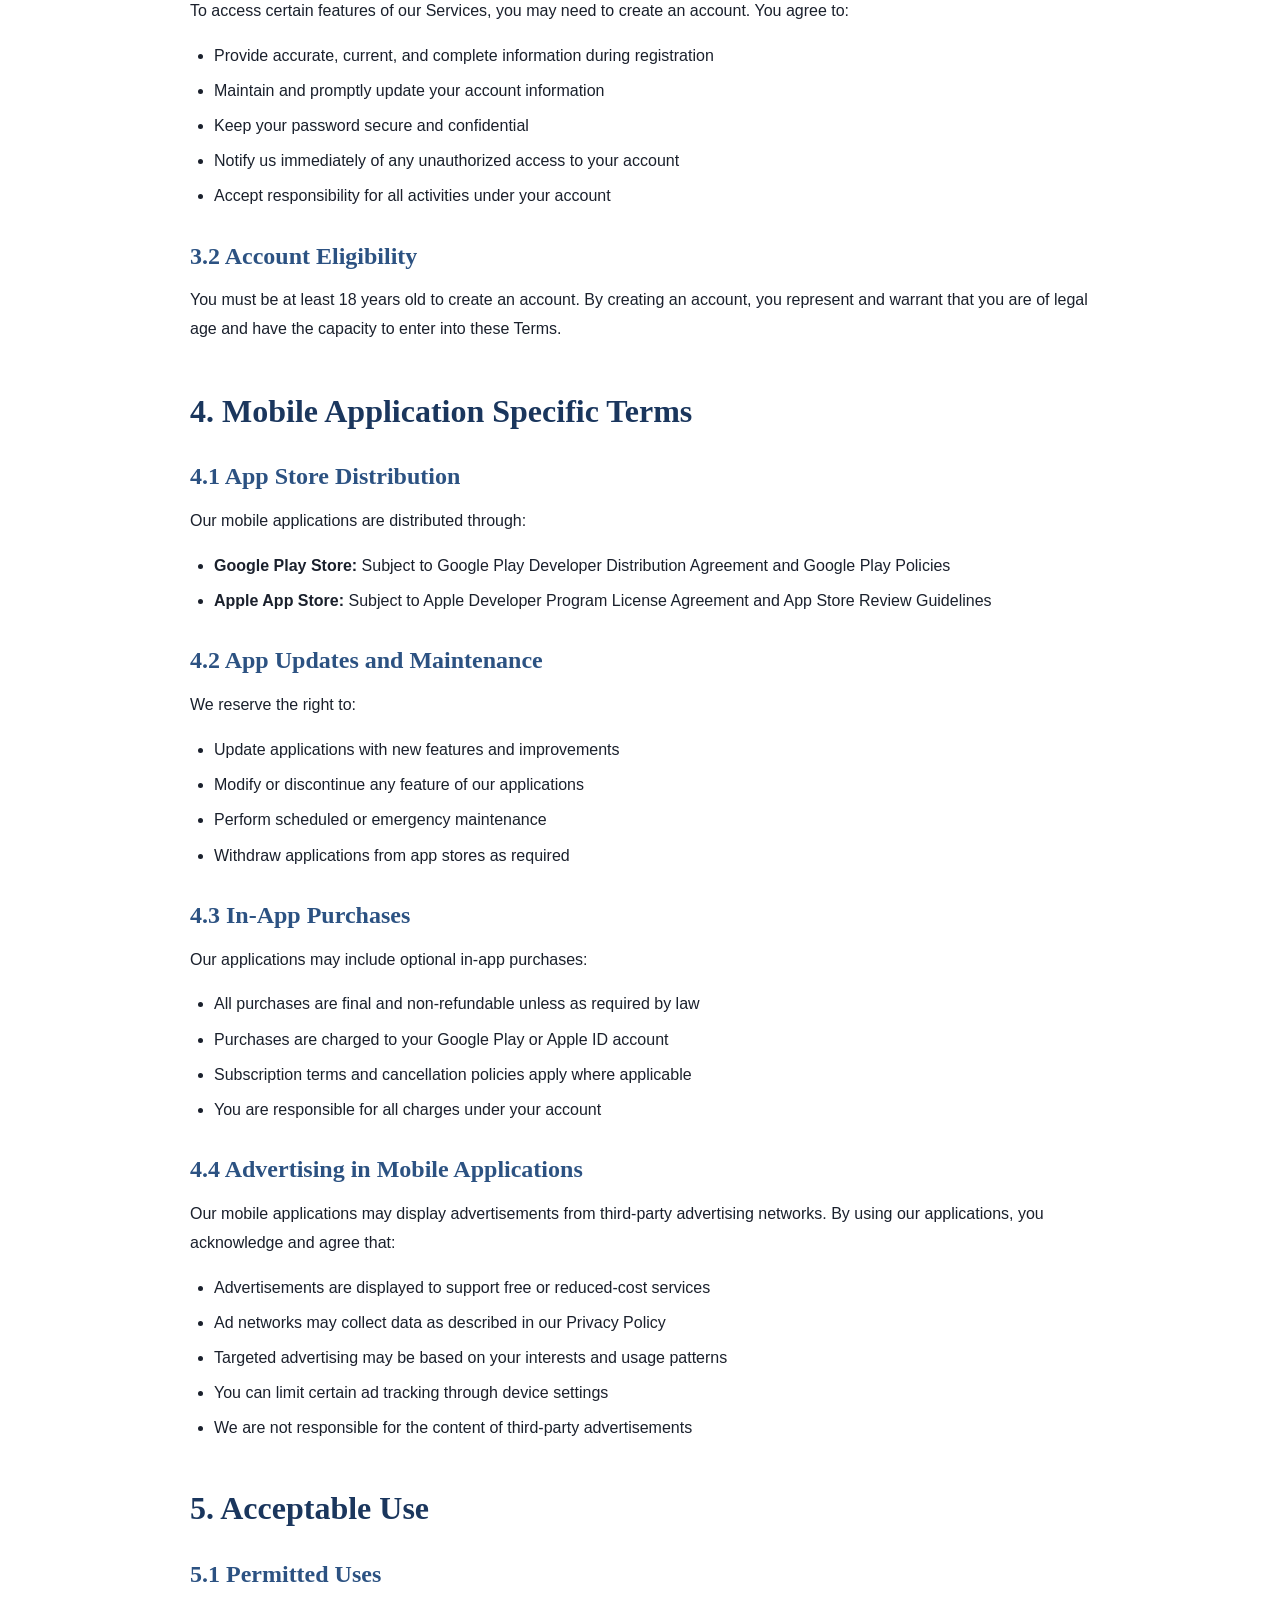
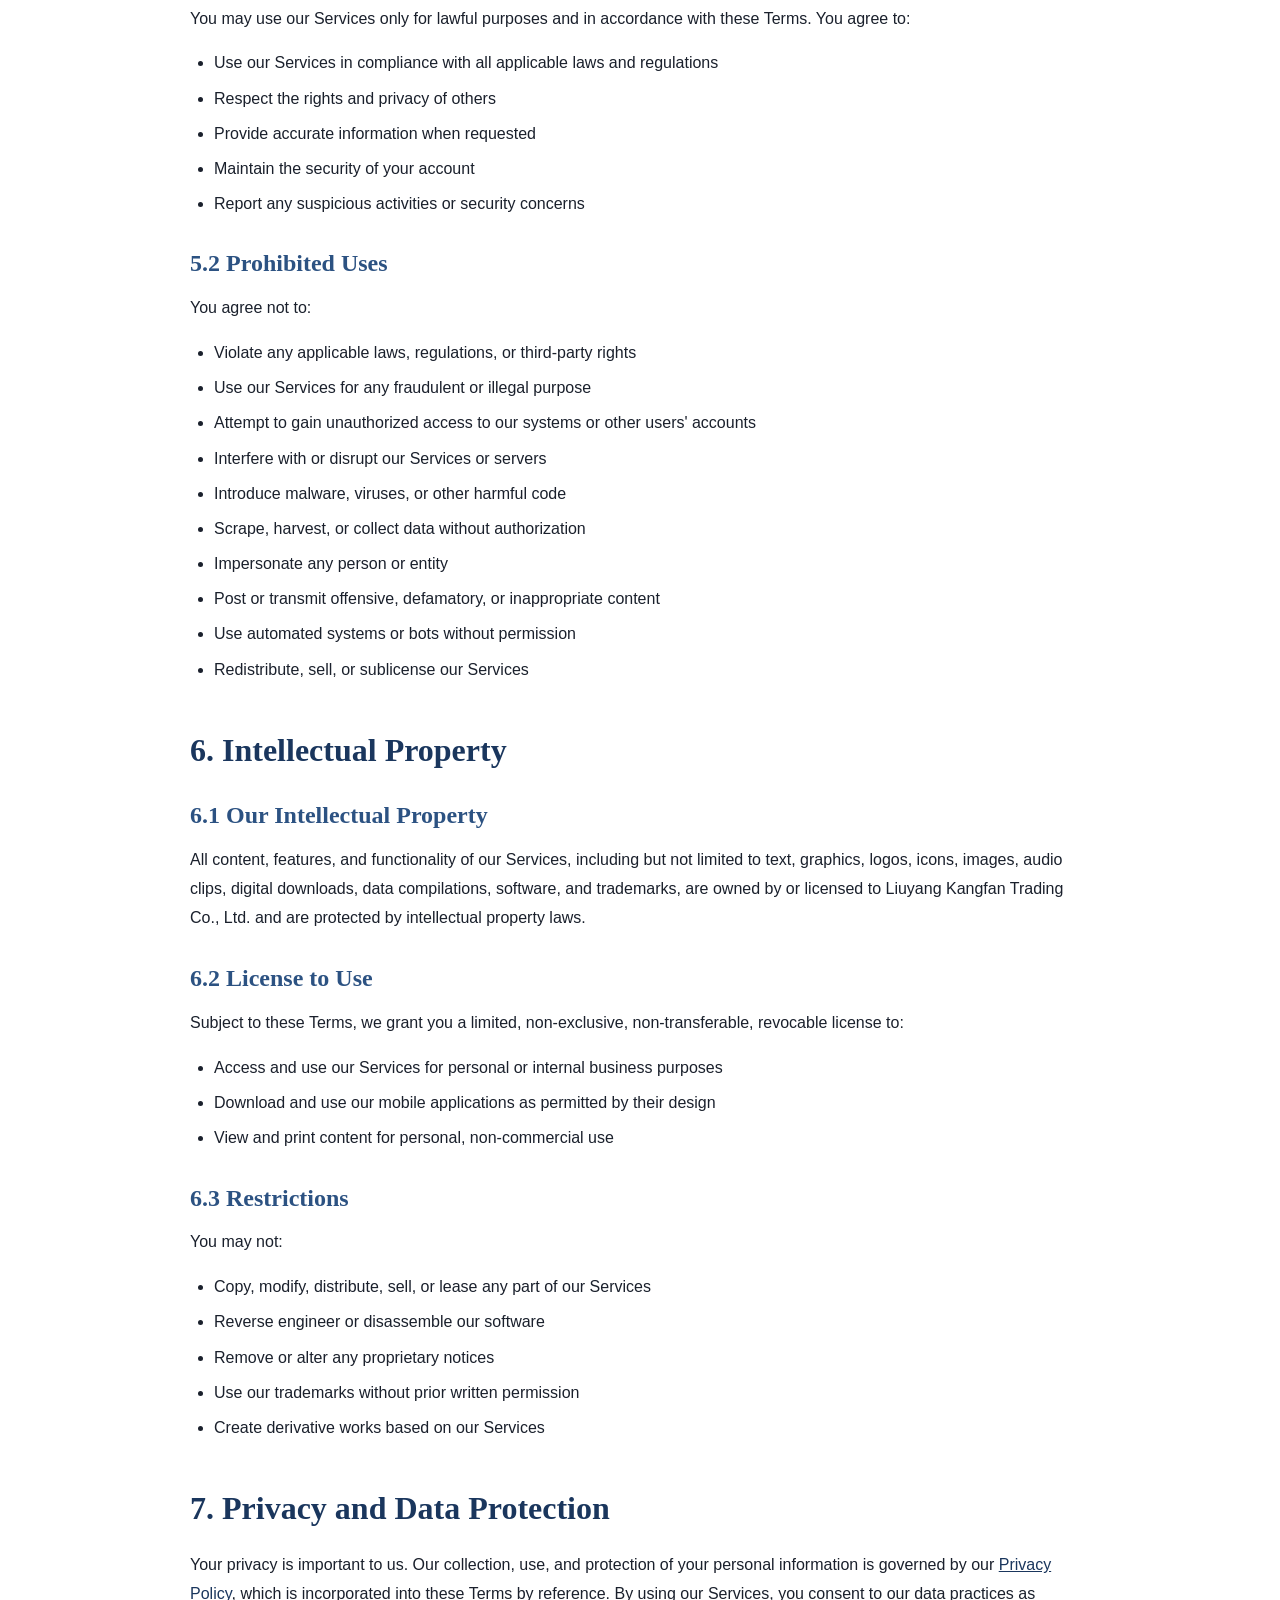
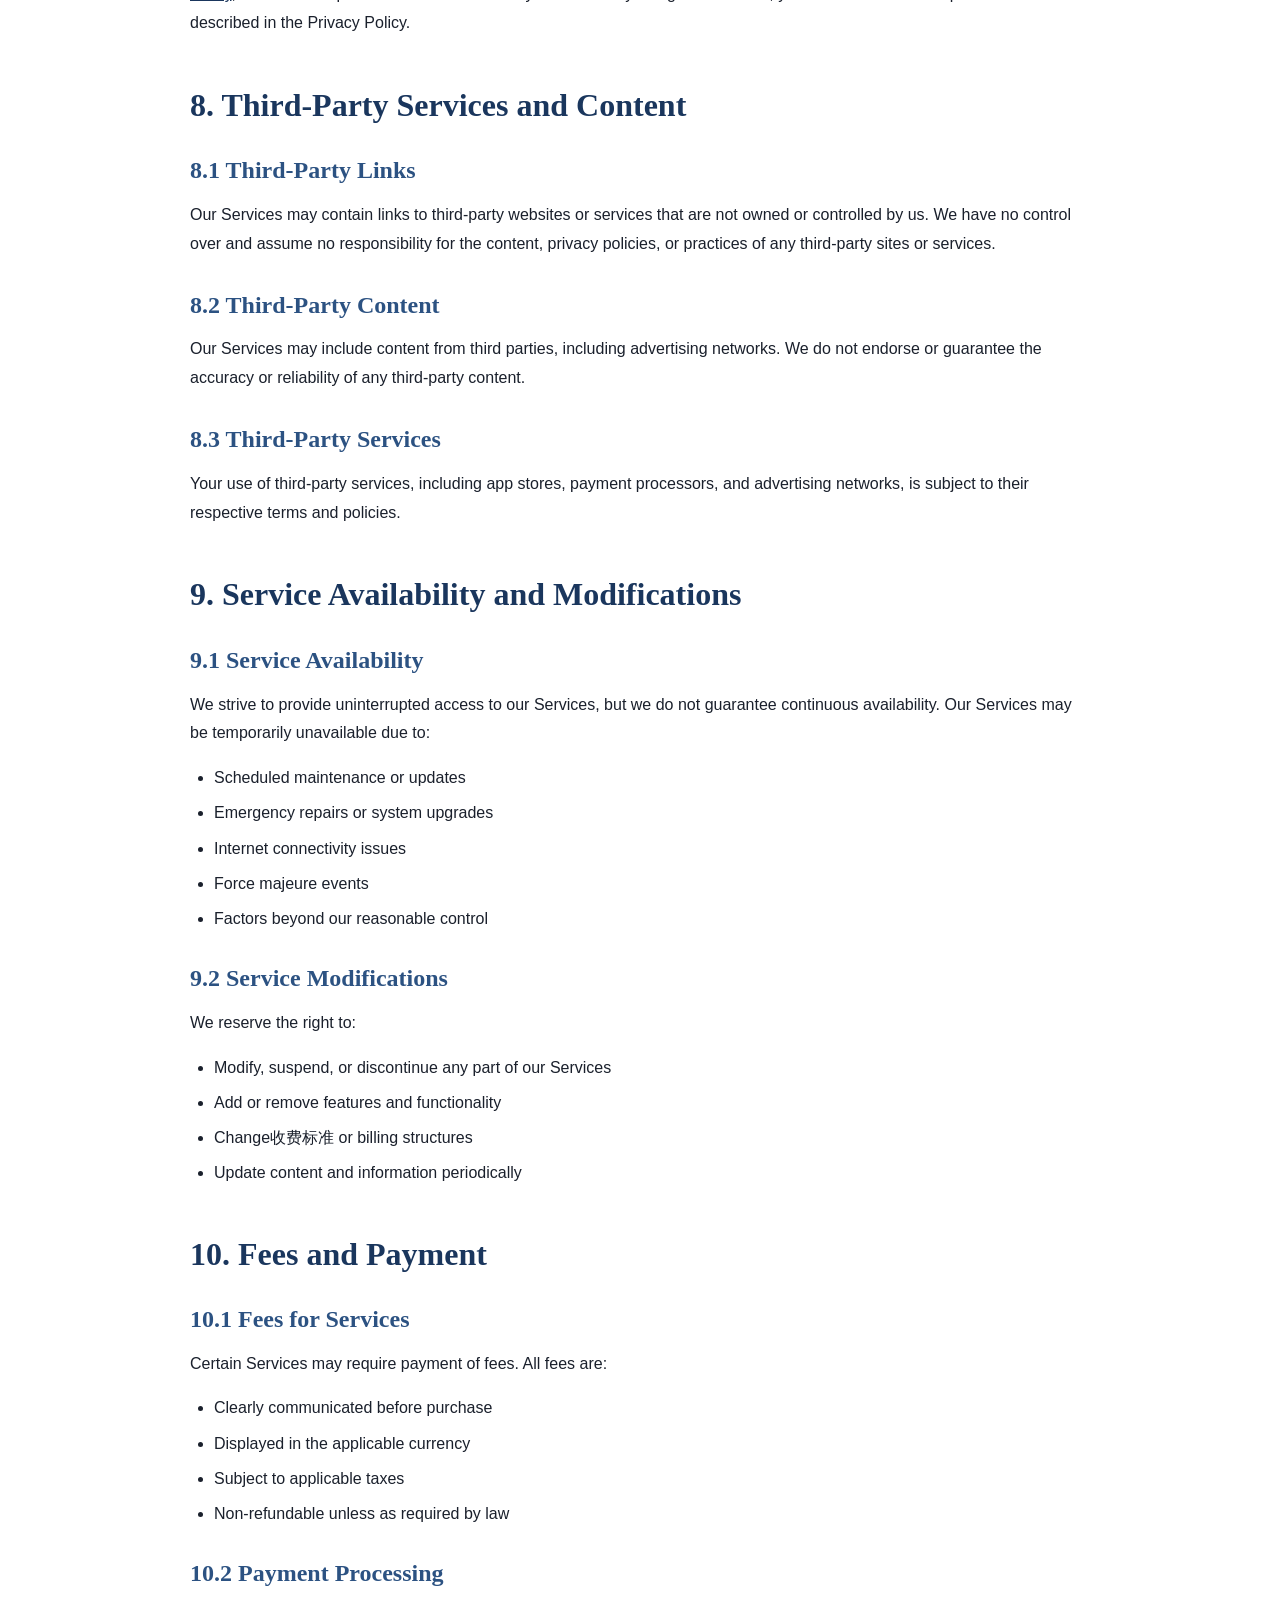
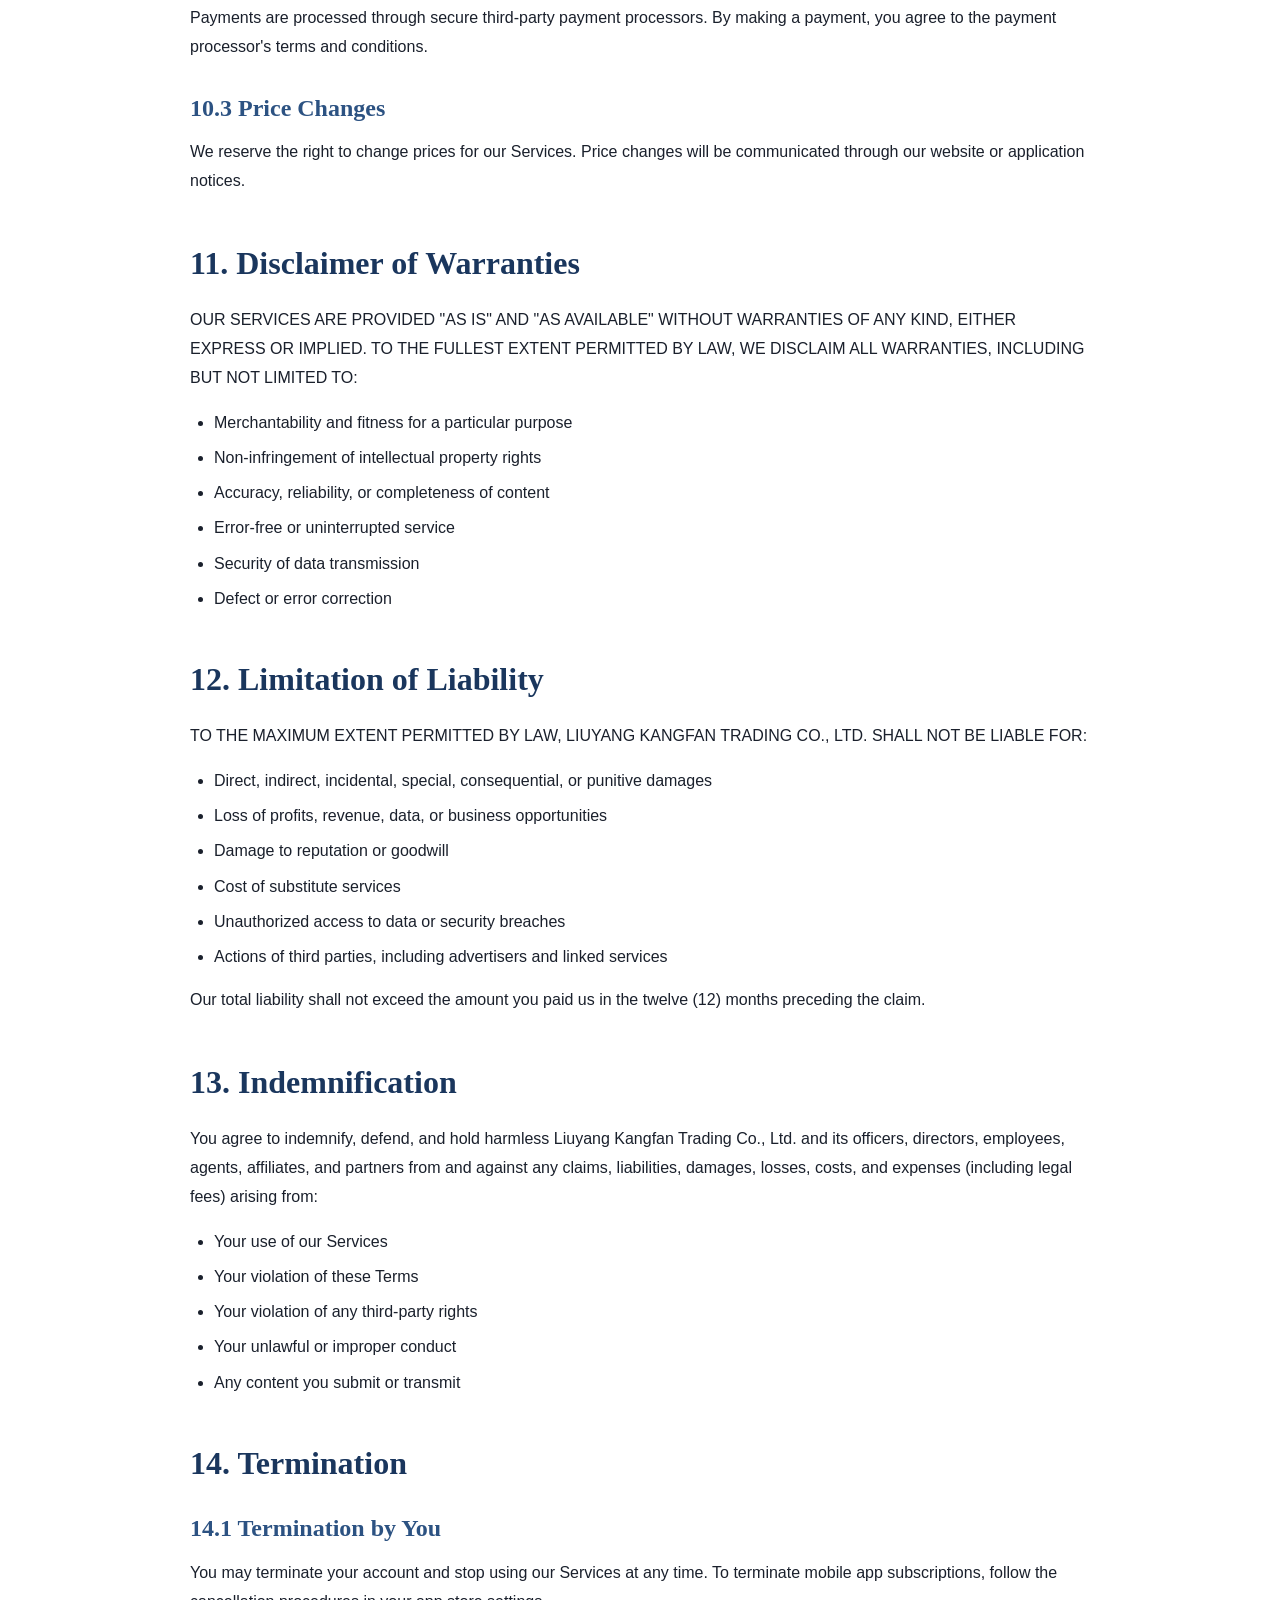
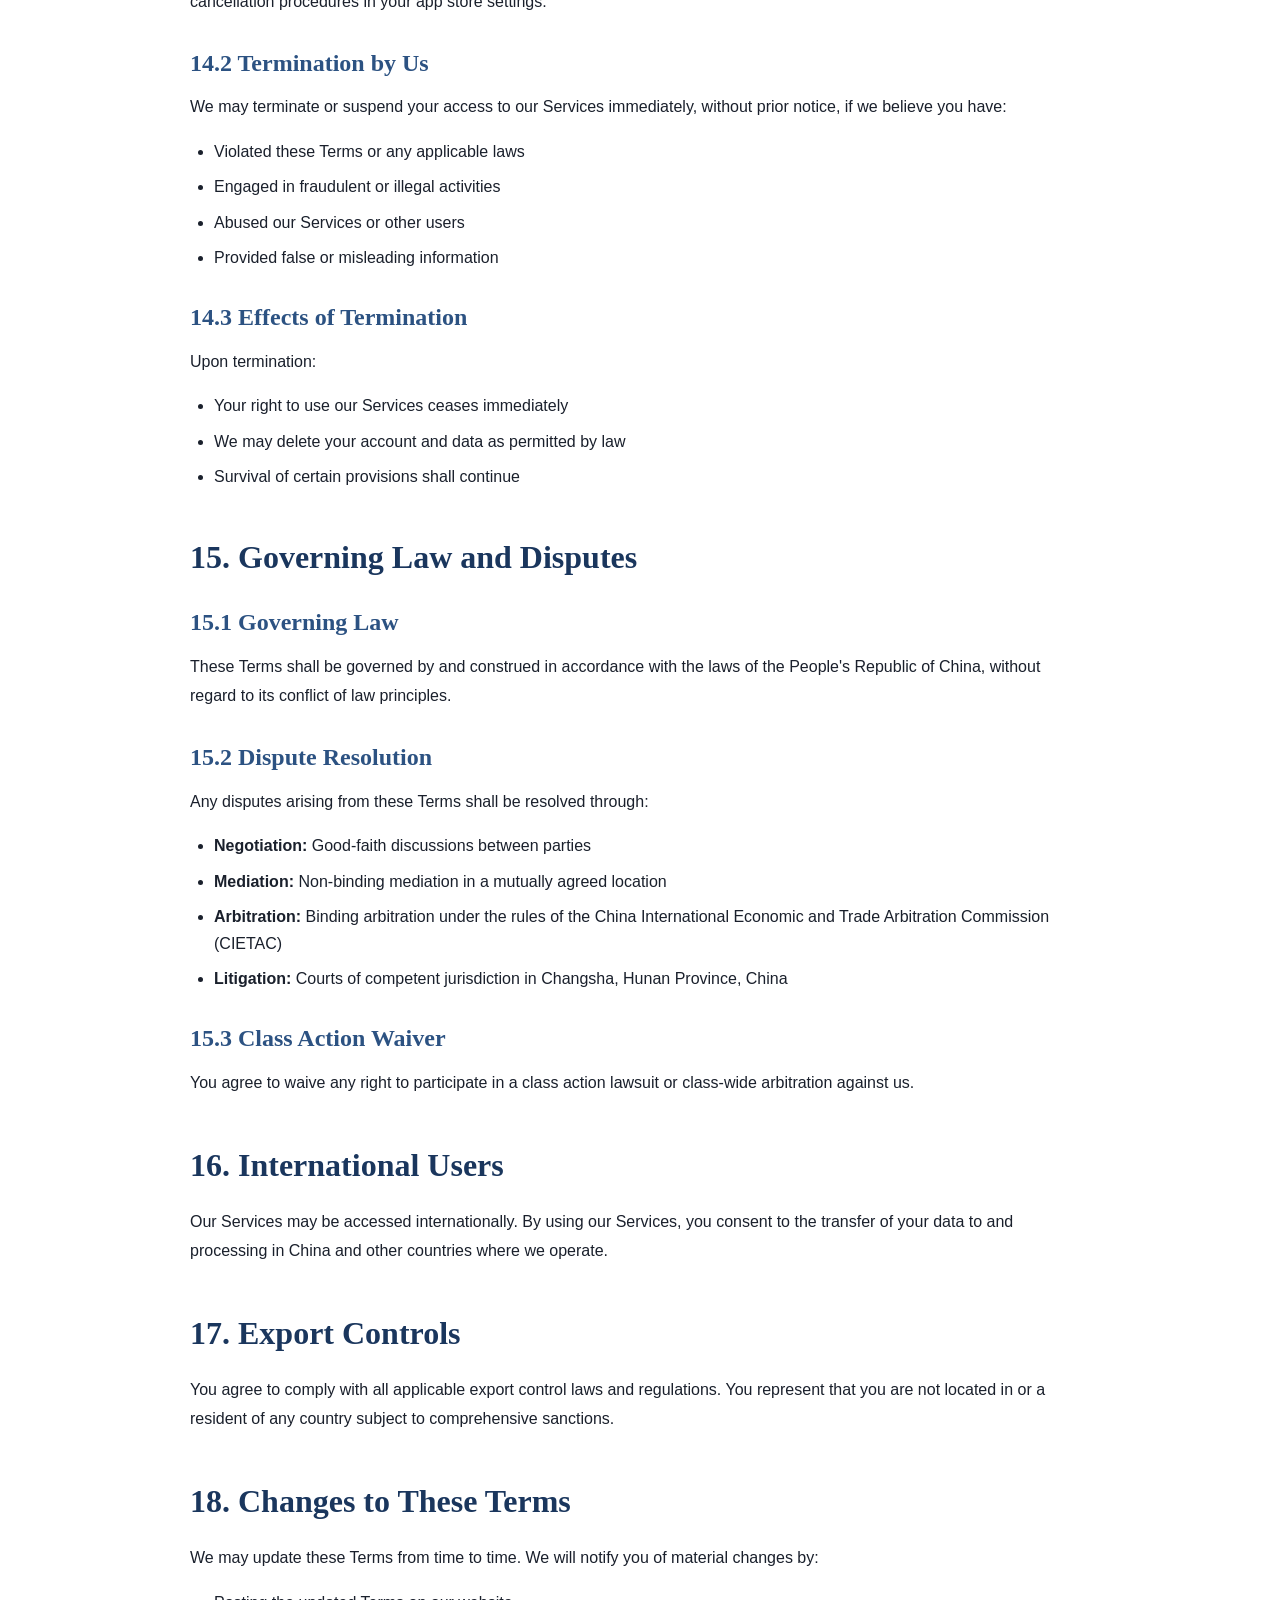
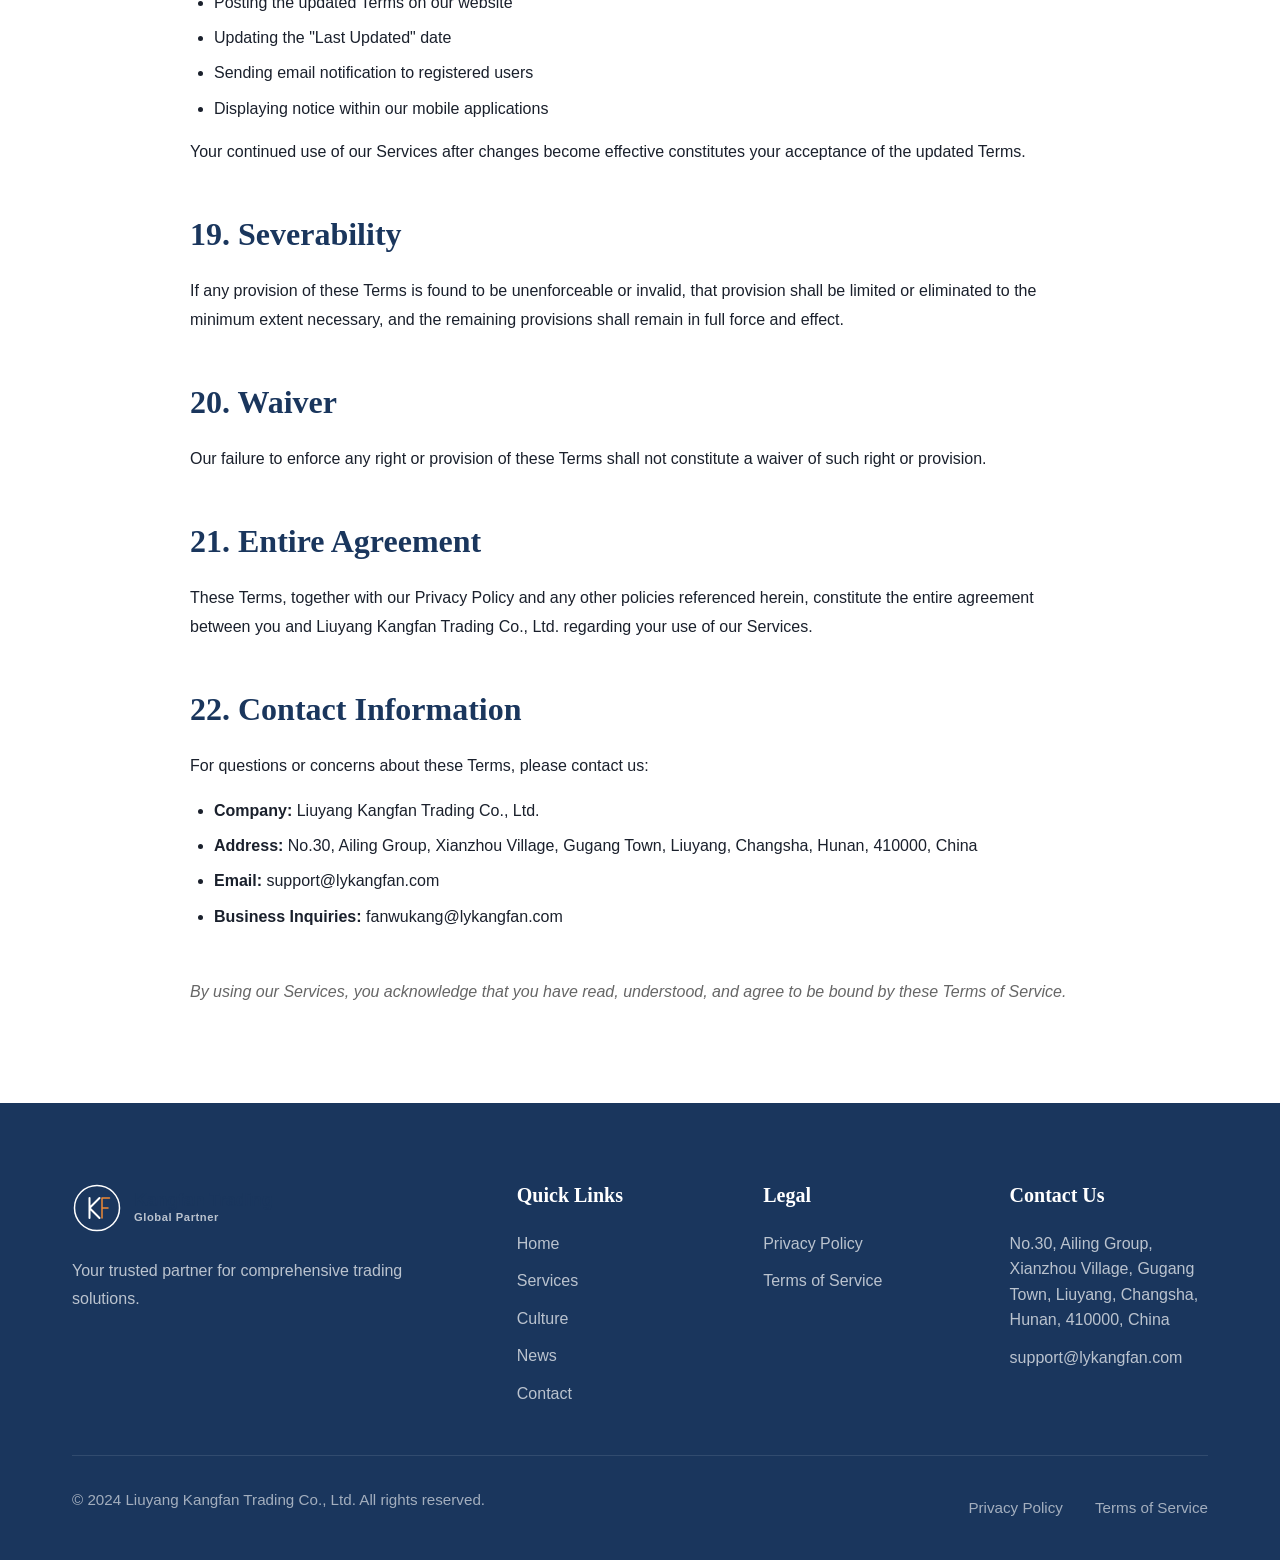
<file: terms.html>
<!DOCTYPE html>
<html lang="en">
<head>
    <meta charset="UTF-8">
    <meta name="viewport" content="width=device-width, initial-scale=1.0">
    <meta name="description" content="Terms of Service - Liuyang Kangfan Trading Co., Ltd. Read our complete terms and conditions governing the use of our website and services.">
    <meta name="robots" content="noindex, nofollow">
    <link rel="canonical" href="https://lykangfan.com/terms.html">
    <link rel="icon" type="image/svg+xml" href="images/logo.svg">
    <title>Terms of Service - Liuyang Kangfan Trading Co., Ltd.</title>
    <link rel="stylesheet" href="css/style.css">
    <link rel="stylesheet" href="css/animations.css">
</head>
<body>
    <header class="header">
        <div class="container">
            <a href="index.html" class="logo">
                <svg viewBox="0 0 100 100" width="50" height="50">
                    <circle cx="50" cy="50" r="45" fill="none" stroke="url(#headerGradient)" stroke-width="3"/>
                    <path d="M50 15 L85 35 L85 65 L50 85 L15 65 L15 35 Z" fill="none" stroke="url(#headerGradient)" stroke-width="2"/>
                    <path d="M35 30 L35 70 M35 50 L55 30 M35 50 L55 70" fill="none" stroke="#1a365d" stroke-width="4" stroke-linecap="round"/>
                    <path d="M60 30 L60 70 M60 30 L75 30 M60 50 L72 50" fill="none" stroke="#ed8936" stroke-width="3" stroke-linecap="round"/>
                    <defs>
                        <linearGradient id="headerGradient" x1="0%" y1="0%" x2="100%" y2="100%">
                            <stop offset="0%" style="stop-color:#1a365d"/>
                            <stop offset="100%" style="stop-color:#ed8936"/>
                        </linearGradient>
                    </defs>
                </svg>
                <div class="logo-text">
                    <span>Kangfan Trading</span>
                    <span>Global Partner</span>
                </div>
            </a>
            <nav class="nav">
                <ul class="nav-list">
                    <li><a href="index.html" class="nav-link">Home</a></li>
                    <li><a href="services.html" class="nav-link">Services</a></li>
                    <li><a href="culture.html" class="nav-link">Culture</a></li>
                    <li><a href="news.html" class="nav-link">News</a></li>
                    <li><a href="contact.html" class="nav-link">Contact</a></li>
                </ul>
            </nav>
            <button class="mobile-menu-btn" aria-label="Toggle menu">
                <span></span><span></span><span></span>
            </button>
        </div>
    </header>
    <nav class="mobile-nav">
        <ul class="mobile-nav-list">
            <li><a href="index.html" class="mobile-nav-link">Home</a></li>
            <li><a href="services.html" class="mobile-nav-link">Services</a></li>
            <li><a href="culture.html" class="mobile-nav-link">Culture</a></li>
            <li><a href="news.html" class="mobile-nav-link">News</a></li>
            <li><a href="contact.html" class="mobile-nav-link">Contact</a></li>
        </ul>
    </nav>

    <section class="page-header">
        <div class="container">
            <h1>Terms of Service</h1>
            <p>Last Updated: June 15, 2024</p>
        </div>
    </section>

    <section class="legal-page">
        <div class="container">
            <div class="legal-content">
                <div class="last-updated">
                    <strong>Document Version:</strong> 2.0 | <strong>Effective Date:</strong> June 15, 2024
                </div>

                <p>Welcome to Liuyang Kangfan Trading Co., Ltd. These Terms of Service ("Terms") govern your access to and use of our website (lykangfan.com), mobile applications, and related services (collectively, the "Services"). By accessing or using our Services, you agree to be bound by these Terms.</p>

                <h2>1. Acceptance of Terms</h2>
                <p>By accessing or using our Services, you acknowledge that you have read, understood, and agree to be bound by these Terms. If you do not agree to these Terms, you may not access or use our Services. These Terms constitute a legally binding agreement between you and Liuyang Kangfan Trading Co., Ltd.</p>

                <h2>2. Services Description</h2>
                
                <h3>2.1 Our Services</h3>
                <p>Liuyang Kangfan Trading Co., Ltd. provides the following services:</p>
                <ul>
                    <li><strong>Domestic Trade Agency:</strong> Professional trade agency services connecting manufacturers with markets</li>
                    <li><strong>Wholesale and Retail:</strong> Wholesale and retail services for daily necessities, apparel, maternal and baby products, hardware building materials, agricultural products, and electronics</li>
                    <li><strong>Internet Sales:</strong> Online sales through internet platforms</li>
                    <li><strong>Storage and Transportation:</strong> Warehousing and logistics services</li>
                    <li><strong>Exhibition Planning:</strong> Event and exhibition organization services</li>
                    <li><strong>Import and Export Services:</strong> Customs documentation and international trade support</li>
                    <li><strong>Mobile Applications:</strong> Business management applications available on Google Play and App Store</li>
                </ul>

                <h3>2.2 Mobile Application Terms</h3>
                <p>Our mobile applications are designed to provide business management tools including but not limited to inventory tracking, order management, customer relationship management, and analytics. The applications may include advertising and in-app purchases.</p>

                <h2>3. User Accounts and Registration</h2>
                
                <h3>3.1 Account Creation</h3>
                <p>To access certain features of our Services, you may need to create an account. You agree to:</p>
                <ul>
                    <li>Provide accurate, current, and complete information during registration</li>
                    <li>Maintain and promptly update your account information</li>
                    <li>Keep your password secure and confidential</li>
                    <li>Notify us immediately of any unauthorized access to your account</li>
                    <li>Accept responsibility for all activities under your account</li>
                </ul>

                <h3>3.2 Account Eligibility</h3>
                <p>You must be at least 18 years old to create an account. By creating an account, you represent and warrant that you are of legal age and have the capacity to enter into these Terms.</p>

                <h2>4. Mobile Application Specific Terms</h2>
                
                <h3>4.1 App Store Distribution</h3>
                <p>Our mobile applications are distributed through:</p>
                <ul>
                    <li><strong>Google Play Store:</strong> Subject to Google Play Developer Distribution Agreement and Google Play Policies</li>
                    <li><strong>Apple App Store:</strong> Subject to Apple Developer Program License Agreement and App Store Review Guidelines</li>
                </ul>

                <h3>4.2 App Updates and Maintenance</h3>
                <p>We reserve the right to:</p>
                <ul>
                    <li>Update applications with new features and improvements</li>
                    <li>Modify or discontinue any feature of our applications</li>
                    <li>Perform scheduled or emergency maintenance</li>
                    <li>Withdraw applications from app stores as required</li>
                </ul>

                <h3>4.3 In-App Purchases</h3>
                <p>Our applications may include optional in-app purchases:</p>
                <ul>
                    <li>All purchases are final and non-refundable unless as required by law</li>
                    <li>Purchases are charged to your Google Play or Apple ID account</li>
                    <li>Subscription terms and cancellation policies apply where applicable</li>
                    <li>You are responsible for all charges under your account</li>
                </ul>

                <h3>4.4 Advertising in Mobile Applications</h3>
                <p>Our mobile applications may display advertisements from third-party advertising networks. By using our applications, you acknowledge and agree that:</p>
                <ul>
                    <li>Advertisements are displayed to support free or reduced-cost services</li>
                    <li>Ad networks may collect data as described in our Privacy Policy</li>
                    <li>Targeted advertising may be based on your interests and usage patterns</li>
                    <li>You can limit certain ad tracking through device settings</li>
                    <li>We are not responsible for the content of third-party advertisements</li>
                </ul>

                <h2>5. Acceptable Use</h2>
                
                <h3>5.1 Permitted Uses</h3>
                <p>You may use our Services only for lawful purposes and in accordance with these Terms. You agree to:</p>
                <ul>
                    <li>Use our Services in compliance with all applicable laws and regulations</li>
                    <li>Respect the rights and privacy of others</li>
                    <li>Provide accurate information when requested</li>
                    <li>Maintain the security of your account</li>
                    <li>Report any suspicious activities or security concerns</li>
                </ul>

                <h3>5.2 Prohibited Uses</h3>
                <p>You agree not to:</p>
                <ul>
                    <li>Violate any applicable laws, regulations, or third-party rights</li>
                    <li>Use our Services for any fraudulent or illegal purpose</li>
                    <li>Attempt to gain unauthorized access to our systems or other users' accounts</li>
                    <li>Interfere with or disrupt our Services or servers</li>
                    <li>Introduce malware, viruses, or other harmful code</li>
                    <li>Scrape, harvest, or collect data without authorization</li>
                    <li>Impersonate any person or entity</li>
                    <li>Post or transmit offensive, defamatory, or inappropriate content</li>
                    <li>Use automated systems or bots without permission</li>
                    <li>Redistribute, sell, or sublicense our Services</li>
                </ul>

                <h2>6. Intellectual Property</h2>
                
                <h3>6.1 Our Intellectual Property</h3>
                <p>All content, features, and functionality of our Services, including but not limited to text, graphics, logos, icons, images, audio clips, digital downloads, data compilations, software, and trademarks, are owned by or licensed to Liuyang Kangfan Trading Co., Ltd. and are protected by intellectual property laws.</p>

                <h3>6.2 License to Use</h3>
                <p>Subject to these Terms, we grant you a limited, non-exclusive, non-transferable, revocable license to:</p>
                <ul>
                    <li>Access and use our Services for personal or internal business purposes</li>
                    <li>Download and use our mobile applications as permitted by their design</li>
                    <li>View and print content for personal, non-commercial use</li>
                </ul>

                <h3>6.3 Restrictions</h3>
                <p>You may not:</p>
                <ul>
                    <li>Copy, modify, distribute, sell, or lease any part of our Services</li>
                    <li>Reverse engineer or disassemble our software</li>
                    <li>Remove or alter any proprietary notices</li>
                    <li>Use our trademarks without prior written permission</li>
                    <li>Create derivative works based on our Services</li>
                </ul>

                <h2>7. Privacy and Data Protection</h2>
                <p>Your privacy is important to us. Our collection, use, and protection of your personal information is governed by our <a href="privacy.html">Privacy Policy</a>, which is incorporated into these Terms by reference. By using our Services, you consent to our data practices as described in the Privacy Policy.</p>

                <h2>8. Third-Party Services and Content</h2>
                
                <h3>8.1 Third-Party Links</h3>
                <p>Our Services may contain links to third-party websites or services that are not owned or controlled by us. We have no control over and assume no responsibility for the content, privacy policies, or practices of any third-party sites or services.</p>

                <h3>8.2 Third-Party Content</h3>
                <p>Our Services may include content from third parties, including advertising networks. We do not endorse or guarantee the accuracy or reliability of any third-party content.</p>

                <h3>8.3 Third-Party Services</h3>
                <p>Your use of third-party services, including app stores, payment processors, and advertising networks, is subject to their respective terms and policies.</p>

                <h2>9. Service Availability and Modifications</h2>
                
                <h3>9.1 Service Availability</h3>
                <p>We strive to provide uninterrupted access to our Services, but we do not guarantee continuous availability. Our Services may be temporarily unavailable due to:</p>
                <ul>
                    <li>Scheduled maintenance or updates</li>
                    <li>Emergency repairs or system upgrades</li>
                    <li>Internet connectivity issues</li>
                    <li>Force majeure events</li>
                    <li>Factors beyond our reasonable control</li>
                </ul>

                <h3>9.2 Service Modifications</h3>
                <p>We reserve the right to:</p>
                <ul>
                    <li>Modify, suspend, or discontinue any part of our Services</li>
                    <li>Add or remove features and functionality</li>
                    <li>Change收费标准 or billing structures</li>
                    <li>Update content and information periodically</li>
                </ul>

                <h2>10. Fees and Payment</h2>
                
                <h3>10.1 Fees for Services</h3>
                <p>Certain Services may require payment of fees. All fees are:</p>
                <ul>
                    <li>Clearly communicated before purchase</li>
                    <li>Displayed in the applicable currency</li>
                    <li>Subject to applicable taxes</li>
                    <li>Non-refundable unless as required by law</li>
                </ul>

                <h3>10.2 Payment Processing</h3>
                <p>Payments are processed through secure third-party payment processors. By making a payment, you agree to the payment processor's terms and conditions.</p>

                <h3>10.3 Price Changes</h3>
                <p>We reserve the right to change prices for our Services. Price changes will be communicated through our website or application notices.</p>

                <h2>11. Disclaimer of Warranties</h2>
                <p>OUR SERVICES ARE PROVIDED "AS IS" AND "AS AVAILABLE" WITHOUT WARRANTIES OF ANY KIND, EITHER EXPRESS OR IMPLIED. TO THE FULLEST EXTENT PERMITTED BY LAW, WE DISCLAIM ALL WARRANTIES, INCLUDING BUT NOT LIMITED TO:</p>
                <ul>
                    <li>Merchantability and fitness for a particular purpose</li>
                    <li>Non-infringement of intellectual property rights</li>
                    <li>Accuracy, reliability, or completeness of content</li>
                    <li>Error-free or uninterrupted service</li>
                    <li>Security of data transmission</li>
                    <li>Defect or error correction</li>
                </ul>

                <h2>12. Limitation of Liability</h2>
                <p>TO THE MAXIMUM EXTENT PERMITTED BY LAW, LIUYANG KANGFAN TRADING CO., LTD. SHALL NOT BE LIABLE FOR:</p>
                <ul>
                    <li>Direct, indirect, incidental, special, consequential, or punitive damages</li>
                    <li>Loss of profits, revenue, data, or business opportunities</li>
                    <li>Damage to reputation or goodwill</li>
                    <li>Cost of substitute services</li>
                    <li>Unauthorized access to data or security breaches</li>
                    <li>Actions of third parties, including advertisers and linked services</li>
                </ul>
                <p>Our total liability shall not exceed the amount you paid us in the twelve (12) months preceding the claim.</p>

                <h2>13. Indemnification</h2>
                <p>You agree to indemnify, defend, and hold harmless Liuyang Kangfan Trading Co., Ltd. and its officers, directors, employees, agents, affiliates, and partners from and against any claims, liabilities, damages, losses, costs, and expenses (including legal fees) arising from:</p>
                <ul>
                    <li>Your use of our Services</li>
                    <li>Your violation of these Terms</li>
                    <li>Your violation of any third-party rights</li>
                    <li>Your unlawful or improper conduct</li>
                    <li>Any content you submit or transmit</li>
                </ul>

                <h2>14. Termination</h2>
                
                <h3>14.1 Termination by You</h3>
                <p>You may terminate your account and stop using our Services at any time. To terminate mobile app subscriptions, follow the cancellation procedures in your app store settings.</p>

                <h3>14.2 Termination by Us</h3>
                <p>We may terminate or suspend your access to our Services immediately, without prior notice, if we believe you have:</p>
                <ul>
                    <li>Violated these Terms or any applicable laws</li>
                    <li>Engaged in fraudulent or illegal activities</li>
                    <li>Abused our Services or other users</li>
                    <li>Provided false or misleading information</li>
                </ul>

                <h3>14.3 Effects of Termination</h3>
                <p>Upon termination:</p>
                <ul>
                    <li>Your right to use our Services ceases immediately</li>
                    <li>We may delete your account and data as permitted by law</li>
                    <li>Survival of certain provisions shall continue</li>
                </ul>

                <h2>15. Governing Law and Disputes</h2>
                
                <h3>15.1 Governing Law</h3>
                <p>These Terms shall be governed by and construed in accordance with the laws of the People's Republic of China, without regard to its conflict of law principles.</p>

                <h3>15.2 Dispute Resolution</h3>
                <p>Any disputes arising from these Terms shall be resolved through:</p>
                <ul>
                    <li><strong>Negotiation:</strong> Good-faith discussions between parties</li>
                    <li><strong>Mediation:</strong> Non-binding mediation in a mutually agreed location</li>
                    <li><strong>Arbitration:</strong> Binding arbitration under the rules of the China International Economic and Trade Arbitration Commission (CIETAC)</li>
                    <li><strong>Litigation:</strong> Courts of competent jurisdiction in Changsha, Hunan Province, China</li>
                </ul>

                <h3>15.3 Class Action Waiver</h3>
                <p>You agree to waive any right to participate in a class action lawsuit or class-wide arbitration against us.</p>

                <h2>16. International Users</h2>
                <p>Our Services may be accessed internationally. By using our Services, you consent to the transfer of your data to and processing in China and other countries where we operate.</p>

                <h2>17. Export Controls</h2>
                <p>You agree to comply with all applicable export control laws and regulations. You represent that you are not located in or a resident of any country subject to comprehensive sanctions.</p>

                <h2>18. Changes to These Terms</h2>
                <p>We may update these Terms from time to time. We will notify you of material changes by:</p>
                <ul>
                    <li>Posting the updated Terms on our website</li>
                    <li>Updating the "Last Updated" date</li>
                    <li>Sending email notification to registered users</li>
                    <li>Displaying notice within our mobile applications</li>
                </ul>
                <p>Your continued use of our Services after changes become effective constitutes your acceptance of the updated Terms.</p>

                <h2>19. Severability</h2>
                <p>If any provision of these Terms is found to be unenforceable or invalid, that provision shall be limited or eliminated to the minimum extent necessary, and the remaining provisions shall remain in full force and effect.</p>

                <h2>20. Waiver</h2>
                <p>Our failure to enforce any right or provision of these Terms shall not constitute a waiver of such right or provision.</p>

                <h2>21. Entire Agreement</h2>
                <p>These Terms, together with our Privacy Policy and any other policies referenced herein, constitute the entire agreement between you and Liuyang Kangfan Trading Co., Ltd. regarding your use of our Services.</p>

                <h2>22. Contact Information</h2>
                <p>For questions or concerns about these Terms, please contact us:</p>
                <ul>
                    <li><strong>Company:</strong> Liuyang Kangfan Trading Co., Ltd.</li>
                    <li><strong>Address:</strong> No.30, Ailing Group, Xianzhou Village, Gugang Town, Liuyang, Changsha, Hunan, 410000, China</li>
                    <li><strong>Email:</strong> support@lykangfan.com</li>
                    <li><strong>Business Inquiries:</strong> fanwukang@lykangfan.com</li>
                </ul>

                <p style="margin-top: 3rem; font-style: italic; color: #666;">By using our Services, you acknowledge that you have read, understood, and agree to be bound by these Terms of Service.</p>
            </div>
        </div>
    </section>

    <!-- Footer -->
    <footer class="footer">
        <div class="container">
            <div class="footer-top">
                <div class="footer-brand">
                    <a href="index.html" class="logo">
                        <svg viewBox="0 0 100 100" width="50" height="50">
                            <circle cx="50" cy="50" r="45" fill="none" stroke="white" stroke-width="3"/>
                            <path d="M35 30 L35 70 M35 50 L55 30 M35 50 L55 70" fill="none" stroke="white" stroke-width="4" stroke-linecap="round"/>
                            <path d="M60 30 L60 70 M60 30 L75 30 M60 50 L72 50" fill="none" stroke="#ed8936" stroke-width="3" stroke-linecap="round"/>
                        </svg>
                        <div class="logo-text" style="color: white;">
                            <span>Kangfan Trading</span>
                            <span style="color: rgba(255,255,255,0.7);">Global Partner</span>
                        </div>
                    </a>
                    <p>Your trusted partner for comprehensive trading solutions.</p>
                </div>
                <div class="footer-column">
                    <h4 class="footer-title">Quick Links</h4>
                    <ul class="footer-links">
                        <li><a href="index.html" class="footer-link">Home</a></li>
                        <li><a href="services.html" class="footer-link">Services</a></li>
                        <li><a href="culture.html" class="footer-link">Culture</a></li>
                        <li><a href="news.html" class="footer-link">News</a></li>
                        <li><a href="contact.html" class="footer-link">Contact</a></li>
                    </ul>
                </div>
                <div class="footer-column">
                    <h4 class="footer-title">Legal</h4>
                    <ul class="footer-links">
                        <li><a href="privacy.html" class="footer-link">Privacy Policy</a></li>
                        <li><a href="terms.html" class="footer-link">Terms of Service</a></li>
                    </ul>
                </div>
                <div class="footer-column">
                    <h4 class="footer-title">Contact Us</h4>
                    <ul class="footer-links">
                        <li class="footer-link">No.30, Ailing Group, Xianzhou Village, Gugang Town, Liuyang, Changsha, Hunan, 410000, China</li>
                        <li><a href="mailto:support@lykangfan.com" class="footer-link">support@lykangfan.com</a></li>
                    </ul>
                </div>
            </div>
            <div class="footer-bottom">
                <p>&copy; 2024 Liuyang Kangfan Trading Co., Ltd. All rights reserved.</p>
                <div class="footer-legal">
                    <a href="privacy.html">Privacy Policy</a>
                    <a href="terms.html">Terms of Service</a>
                </div>
            </div>
        </div>
    </footer>
    <script src="js/main.js"></script>
    <script src="js/animations.js"></script>
</body>
</html>
</file>
<file: css/style.css>
/* ========================================
   Liuyang Kangfan Trading Co., Ltd.
   Main Stylesheet
   ======================================== */

/* CSS Variables */
:root {
    --primary-color: #1a365d;
    --secondary-color: #2c5282;
    --accent-color: #ed8936;
    --text-dark: #1a202c;
    --text-light: #718096;
    --white: #ffffff;
    --light-bg: #f7fafc;
    --gradient-primary: linear-gradient(135deg, #1a365d 0%, #2c5282 100%);
    --gradient-accent: linear-gradient(135deg, #ed8936 0%, #dd6b20 100%);
    --shadow-sm: 0 1px 3px rgba(0,0,0,0.12), 0 1px 2px rgba(0,0,0,0.24);
    --shadow-md: 0 4px 6px rgba(0,0,0,0.1), 0 2px 4px rgba(0,0,0,0.06);
    --shadow-lg: 0 10px 25px rgba(0,0,0,0.15), 0 6px 10px rgba(0,0,0,0.08);
    --shadow-xl: 0 20px 40px rgba(0,0,0,0.2);
    --transition-fast: 0.15s ease-in-out;
    --transition-normal: 0.3s ease-in-out;
    --transition-slow: 0.5s ease-in-out;
    --font-primary: 'Segoe UI', Tahoma, Geneva, Verdana, sans-serif;
    --font-heading: 'Georgia', serif;
    --max-width: 1200px;
    --header-height: 80px;
}

/* Reset & Base */
*, *::before, *::after {
    margin: 0;
    padding: 0;
    box-sizing: border-box;
}

html {
    scroll-behavior: smooth;
    font-size: 16px;
}

body {
    font-family: var(--font-primary);
    color: var(--text-dark);
    line-height: 1.6;
    background-color: var(--white);
    overflow-x: hidden;
}

a {
    text-decoration: none;
    color: inherit;
    transition: color var(--transition-fast);
}

ul, ol {
    list-style: none;
}

img {
    max-width: 100%;
    height: auto;
    display: block;
}

button {
    cursor: pointer;
    border: none;
    outline: none;
    font-family: inherit;
}

input, textarea, select {
    font-family: inherit;
    font-size: inherit;
}

/* Typography */
h1, h2, h3, h4, h5, h6 {
    font-family: var(--font-heading);
    font-weight: 700;
    line-height: 1.2;
    margin-bottom: 1rem;
    color: var(--primary-color);
}

h1 { font-size: 3.5rem; }
h2 { font-size: 2.5rem; }
h3 { font-size: 2rem; }
h4 { font-size: 1.5rem; }
h5 { font-size: 1.25rem; }
h6 { font-size: 1rem; }

p {
    margin-bottom: 1rem;
    color: var(--text-light);
}

/* Container */
.container {
    max-width: var(--max-width);
    margin: 0 auto;
    padding: 0 2rem;
}

/* Header */
.header {
    position: fixed;
    top: 0;
    left: 0;
    right: 0;
    height: var(--header-height);
    background: rgba(255, 255, 255, 0.98);
    backdrop-filter: blur(10px);
    box-shadow: var(--shadow-sm);
    z-index: 1000;
    transition: all var(--transition-normal);
}

.header.scrolled {
    height: 70px;
    box-shadow: var(--shadow-md);
}

.header .container {
    display: flex;
    justify-content: space-between;
    align-items: center;
    height: 100%;
}

.logo {
    display: flex;
    align-items: center;
    gap: 0.75rem;
    font-size: 1.5rem;
    font-weight: 700;
    color: var(--primary-color);
}

.logo svg {
    width: 50px;
    height: 50px;
    transition: transform var(--transition-normal);
}

.logo:hover svg {
    transform: scale(1.05);
}

.logo-text {
    display: flex;
    flex-direction: column;
    line-height: 1.2;
}

.logo-text span:first-child {
    font-size: 1.1rem;
    color: var(--primary-color);
}

.logo-text span:last-child {
    font-size: 0.7rem;
    color: var(--text-light);
    letter-spacing: 0.05em;
}

/* Navigation */
.nav {
    display: flex;
    align-items: center;
    gap: 2rem;
}

.nav-list {
    display: flex;
    gap: 2.5rem;
}

.nav-link {
    position: relative;
    font-weight: 500;
    color: var(--text-dark);
    padding: 0.5rem 0;
    transition: color var(--transition-fast);
}

.nav-link::after {
    content: '';
    position: absolute;
    bottom: 0;
    left: 0;
    width: 0;
    height: 2px;
    background: var(--accent-color);
    transition: width var(--transition-normal);
}

.nav-link:hover,
.nav-link.active {
    color: var(--primary-color);
}

.nav-link:hover::after,
.nav-link.active::after {
    width: 100%;
}

/* Mobile Menu */
.mobile-menu-btn {
    display: none;
    flex-direction: column;
    gap: 5px;
    padding: 10px;
    background: transparent;
}

.mobile-menu-btn span {
    display: block;
    width: 25px;
    height: 3px;
    background: var(--primary-color);
    border-radius: 2px;
    transition: all var(--transition-fast);
}

.mobile-nav {
    display: none;
    position: fixed;
    top: var(--header-height);
    left: 0;
    right: 0;
    background: var(--white);
    padding: 2rem;
    box-shadow: var(--shadow-lg);
    transform: translateY(-100%);
    opacity: 0;
    transition: all var(--transition-normal);
}

.mobile-nav.active {
    transform: translateY(0);
    opacity: 1;
}

.mobile-nav-list {
    display: flex;
    flex-direction: column;
    gap: 1.5rem;
}

.mobile-nav-link {
    font-size: 1.25rem;
    font-weight: 500;
    color: var(--text-dark);
    padding: 0.5rem 0;
    border-bottom: 1px solid #e2e8f0;
}

/* Hero Section */
.hero {
    position: relative;
    min-height: 100vh;
    display: flex;
    align-items: center;
    background: var(--gradient-primary);
    overflow: hidden;
    padding-top: var(--header-height);
}

.hero-bg {
    position: absolute;
    top: 0;
    left: 0;
    right: 0;
    bottom: 0;
    opacity: 0.1;
}

.hero-bg svg {
    width: 100%;
    height: 100%;
}

.hero-content {
    position: relative;
    z-index: 1;
    max-width: 700px;
    color: var(--white);
}

.hero-subtitle {
    font-size: 1.25rem;
    font-weight: 500;
    letter-spacing: 0.2em;
    text-transform: uppercase;
    margin-bottom: 1rem;
    opacity: 0.9;
}

.hero-title {
    font-size: 4rem;
    font-weight: 700;
    line-height: 1.1;
    margin-bottom: 1.5rem;
    color: var(--white);
}

.hero-description {
    font-size: 1.25rem;
    line-height: 1.8;
    margin-bottom: 2.5rem;
    opacity: 0.9;
    color: var(--white);
}

.hero-buttons {
    display: flex;
    gap: 1.5rem;
    flex-wrap: wrap;
}

/* Buttons */
.btn {
    display: inline-flex;
    align-items: center;
    justify-content: center;
    gap: 0.5rem;
    padding: 1rem 2.5rem;
    font-size: 1rem;
    font-weight: 600;
    border-radius: 50px;
    transition: all var(--transition-normal);
    cursor: pointer;
    border: 2px solid transparent;
}

.btn-primary {
    background: var(--gradient-accent);
    color: var(--white);
    box-shadow: var(--shadow-md);
}

.btn-primary:hover {
    transform: translateY(-3px);
    box-shadow: var(--shadow-lg);
}

.btn-secondary {
    background: transparent;
    color: var(--white);
    border-color: var(--white);
}

.btn-secondary:hover {
    background: var(--white);
    color: var(--primary-color);
}

.btn-text {
    padding: 0.5rem 1rem;
    background: transparent;
    color: var(--primary-color);
}

.btn-text:hover {
    background: var(--light-bg);
}

/* Sections */
.section {
    padding: 6rem 0;
    position: relative;
}

.section-dark {
    background: var(--light-bg);
}

.section-header {
    text-align: center;
    max-width: 800px;
    margin: 0 auto 4rem;
}

.section-subtitle {
    font-size: 1rem;
    font-weight: 600;
    letter-spacing: 0.2em;
    text-transform: uppercase;
    color: var(--accent-color);
    margin-bottom: 0.5rem;
}

.section-title {
    font-size: 2.5rem;
    margin-bottom: 1rem;
}

.section-description {
    font-size: 1.125rem;
    color: var(--text-light);
}

/* Features Grid */
.features-grid {
    display: grid;
    grid-template-columns: repeat(auto-fit, minmax(300px, 1fr));
    gap: 2rem;
    margin-top: 3rem;
}

.feature-card {
    background: var(--white);
    padding: 2.5rem;
    border-radius: 20px;
    box-shadow: var(--shadow-md);
    transition: all var(--transition-normal);
    position: relative;
    overflow: hidden;
}

.feature-card::before {
    content: '';
    position: absolute;
    top: 0;
    left: 0;
    right: 0;
    height: 4px;
    background: var(--gradient-accent);
    transform: scaleX(0);
    transition: transform var(--transition-normal);
}

.feature-card:hover {
    transform: translateY(-10px);
    box-shadow: var(--shadow-xl);
}

.feature-card:hover::before {
    transform: scaleX(1);
}

.feature-icon {
    width: 70px;
    height: 70px;
    background: var(--gradient-primary);
    border-radius: 16px;
    display: flex;
    align-items: center;
    justify-content: center;
    margin-bottom: 1.5rem;
    transition: transform var(--transition-normal);
}

.feature-card:hover .feature-icon {
    transform: rotateY(180deg);
}

.feature-icon svg {
    width: 35px;
    height: 35px;
    fill: var(--white);
}

.feature-title {
    font-size: 1.5rem;
    margin-bottom: 1rem;
}

.feature-description {
    color: var(--text-light);
    line-height: 1.7;
}

/* Services Section */
.services-grid {
    display: grid;
    grid-template-columns: repeat(auto-fit, minmax(350px, 1fr));
    gap: 2rem;
}

.service-card {
    position: relative;
    background: var(--white);
    border-radius: 20px;
    overflow: hidden;
    box-shadow: var(--shadow-md);
    transition: all var(--transition-normal);
}

.service-card:hover {
    transform: translateY(-8px);
    box-shadow: var(--shadow-xl);
}

.service-image {
    height: 220px;
    background: var(--gradient-primary);
    position: relative;
    overflow: hidden;
}

.service-image svg {
    width: 100%;
    height: 100%;
    object-fit: cover;
}

.service-content {
    padding: 2rem;
}

.service-tag {
    display: inline-block;
    padding: 0.25rem 0.75rem;
    background: var(--light-bg);
    color: var(--accent-color);
    font-size: 0.875rem;
    font-weight: 600;
    border-radius: 20px;
    margin-bottom: 1rem;
}

.service-title {
    font-size: 1.5rem;
    margin-bottom: 0.75rem;
}

.service-description {
    color: var(--text-light);
    margin-bottom: 1.5rem;
}

.service-link {
    display: inline-flex;
    align-items: center;
    gap: 0.5rem;
    color: var(--primary-color);
    font-weight: 600;
    transition: gap var(--transition-fast);
}

.service-link:hover {
    gap: 1rem;
}

.service-link svg {
    width: 20px;
    height: 20px;
}

/* App Section */
.app-section {
    background: var(--gradient-primary);
    color: var(--white);
    position: relative;
    overflow: hidden;
}

.app-section .section-subtitle {
    color: var(--accent-color);
}

.app-section .section-title {
    color: var(--white);
}

.app-section .section-description {
    color: rgba(255, 255, 255, 0.8);
}

.app-content {
    display: grid;
    grid-template-columns: 1fr 1fr;
    gap: 4rem;
    align-items: center;
}

.app-info h3 {
    color: var(--white);
    font-size: 2rem;
    margin-bottom: 1.5rem;
}

.app-features {
    display: flex;
    flex-direction: column;
    gap: 1.5rem;
    margin-bottom: 2rem;
}

.app-feature {
    display: flex;
    align-items: flex-start;
    gap: 1rem;
}

.app-feature-icon {
    width: 50px;
    height: 50px;
    background: rgba(255, 255, 255, 0.1);
    border-radius: 12px;
    display: flex;
    align-items: center;
    justify-content: center;
    flex-shrink: 0;
}

.app-feature-icon svg {
    width: 25px;
    height: 25px;
    fill: var(--accent-color);
}

.app-feature-text h4 {
    color: var(--white);
    font-size: 1.125rem;
    margin-bottom: 0.25rem;
}

.app-feature-text p {
    color: rgba(255, 255, 255, 0.7);
    font-size: 0.95rem;
}

.app-stores {
    display: flex;
    gap: 1rem;
    flex-wrap: wrap;
}

.store-btn {
    display: flex;
    align-items: center;
    gap: 0.75rem;
    padding: 0.875rem 1.5rem;
    background: rgba(255, 255, 255, 0.1);
    border: 1px solid rgba(255, 255, 255, 0.2);
    border-radius: 12px;
    color: var(--white);
    transition: all var(--transition-normal);
}

.store-btn:hover {
    background: rgba(255, 255, 255, 0.2);
    transform: translateY(-3px);
}

.store-btn svg {
    width: 30px;
    height: 30px;
}

.store-btn-text {
    display: flex;
    flex-direction: column;
    line-height: 1.2;
}

.store-btn-text span:first-child {
    font-size: 0.7rem;
    opacity: 0.8;
}

.store-btn-text span:last-child {
    font-size: 1rem;
    font-weight: 600;
}

.app-visual {
    position: relative;
    display: flex;
    justify-content: center;
    align-items: center;
}

.phone-mockup {
    width: 280px;
    height: 560px;
    background: #1a1a2e;
    border-radius: 40px;
    padding: 12px;
    box-shadow: 0 50px 100px rgba(0, 0, 0, 0.4);
    position: relative;
    z-index: 1;
}

.phone-screen {
    width: 100%;
    height: 100%;
    background: var(--gradient-primary);
    border-radius: 30px;
    overflow: hidden;
    display: flex;
    flex-direction: column;
    align-items: center;
    justify-content: center;
    color: var(--white);
    text-align: center;
    padding: 2rem;
}

.phone-screen svg {
    width: 80px;
    height: 80px;
    margin-bottom: 1.5rem;
}

.phone-screen h4 {
    color: var(--white);
    font-size: 1.25rem;
    margin-bottom: 0.5rem;
}

.phone-screen p {
    color: rgba(255, 255, 255, 0.7);
    font-size: 0.875rem;
}

/* About Section */
.about-grid {
    display: grid;
    grid-template-columns: 1fr 1fr;
    gap: 4rem;
    align-items: center;
}

.about-image {
    position: relative;
}

.about-image-main {
    width: 100%;
    height: 500px;
    background: var(--gradient-primary);
    border-radius: 20px;
    overflow: hidden;
    display: flex;
    align-items: center;
    justify-content: center;
}

.about-image-main svg {
    width: 200px;
    height: 200px;
    opacity: 0.3;
}

.about-stats {
    position: absolute;
    bottom: -30px;
    right: -30px;
    background: var(--white);
    padding: 2rem;
    border-radius: 20px;
    box-shadow: var(--shadow-lg);
    display: flex;
    gap: 2rem;
}

.stat-item {
    text-align: center;
}

.stat-number {
    font-size: 2.5rem;
    font-weight: 700;
    color: var(--primary-color);
    line-height: 1;
}

.stat-label {
    font-size: 0.875rem;
    color: var(--text-light);
    margin-top: 0.25rem;
}

.about-content h2 {
    margin-bottom: 1.5rem;
}

.about-content p {
    margin-bottom: 1.5rem;
    line-height: 1.8;
}

.about-features {
    display: grid;
    grid-template-columns: 1fr 1fr;
    gap: 1rem;
    margin: 2rem 0;
}

.about-feature {
    display: flex;
    align-items: center;
    gap: 0.75rem;
}

.about-feature svg {
    width: 24px;
    height: 24px;
    fill: var(--accent-color);
}

.about-feature span {
    font-weight: 500;
}

/* News Section */
.news-grid {
    display: grid;
    grid-template-columns: repeat(auto-fit, minmax(350px, 1fr));
    gap: 2rem;
}

.news-card {
    background: var(--white);
    border-radius: 20px;
    overflow: hidden;
    box-shadow: var(--shadow-md);
    transition: all var(--transition-normal);
}

.news-card:hover {
    transform: translateY(-8px);
    box-shadow: var(--shadow-xl);
}

.news-image {
    height: 200px;
    background: var(--gradient-primary);
    position: relative;
    overflow: hidden;
}

.news-date {
    position: absolute;
    top: 1rem;
    left: 1rem;
    background: var(--white);
    padding: 0.75rem 1rem;
    border-radius: 12px;
    text-align: center;
    box-shadow: var(--shadow-md);
}

.news-date .day {
    font-size: 1.5rem;
    font-weight: 700;
    color: var(--primary-color);
    line-height: 1;
}

.news-date .month {
    font-size: 0.75rem;
    color: var(--text-light);
    text-transform: uppercase;
}

.news-content {
    padding: 1.5rem;
}

.news-category {
    display: inline-block;
    padding: 0.25rem 0.75rem;
    background: var(--light-bg);
    color: var(--accent-color);
    font-size: 0.75rem;
    font-weight: 600;
    border-radius: 20px;
    margin-bottom: 0.75rem;
}

.news-title {
    font-size: 1.25rem;
    margin-bottom: 0.75rem;
    line-height: 1.4;
}

.news-excerpt {
    color: var(--text-light);
    font-size: 0.95rem;
    margin-bottom: 1rem;
}

.news-link {
    display: inline-flex;
    align-items: center;
    gap: 0.5rem;
    color: var(--primary-color);
    font-weight: 600;
    font-size: 0.95rem;
    transition: gap var(--transition-fast);
}

.news-link:hover {
    gap: 1rem;
}

/* Contact Section */
.contact-section {
    background: var(--light-bg);
}

.contact-grid {
    display: grid;
    grid-template-columns: 1fr 1.5fr;
    gap: 3rem;
}

.contact-info {
    background: var(--gradient-primary);
    padding: 3rem;
    border-radius: 20px;
    color: var(--white);
}

.contact-info h3 {
    color: var(--white);
    margin-bottom: 2rem;
}

.contact-item {
    display: flex;
    align-items: flex-start;
    gap: 1rem;
    margin-bottom: 2rem;
}

.contact-item-icon {
    width: 50px;
    height: 50px;
    background: rgba(255, 255, 255, 0.1);
    border-radius: 12px;
    display: flex;
    align-items: center;
    justify-content: center;
    flex-shrink: 0;
}

.contact-item-icon svg {
    width: 24px;
    height: 24px;
    fill: var(--accent-color);
}

.contact-item-text h4 {
    color: var(--white);
    font-size: 1.125rem;
    margin-bottom: 0.25rem;
}

.contact-item-text p {
    color: rgba(255, 255, 255, 0.8);
    font-size: 0.95rem;
}

.contact-form {
    background: var(--white);
    padding: 3rem;
    border-radius: 20px;
    box-shadow: var(--shadow-md);
}

.form-group {
    margin-bottom: 1.5rem;
}

.form-label {
    display: block;
    font-weight: 600;
    margin-bottom: 0.5rem;
    color: var(--text-dark);
}

.form-input,
.form-textarea {
    width: 100%;
    padding: 1rem;
    border: 2px solid #e2e8f0;
    border-radius: 12px;
    font-size: 1rem;
    transition: all var(--transition-fast);
}

.form-input:focus,
.form-textarea:focus {
    outline: none;
    border-color: var(--primary-color);
    box-shadow: 0 0 0 4px rgba(26, 54, 93, 0.1);
}

.form-textarea {
    min-height: 150px;
    resize: vertical;
}

.form-row {
    display: grid;
    grid-template-columns: 1fr 1fr;
    gap: 1.5rem;
}

/* Footer */
.footer {
    background: var(--primary-color);
    color: var(--white);
    padding-top: 5rem;
}

.footer-top {
    display: grid;
    grid-template-columns: 2fr 1fr 1fr 1fr;
    gap: 3rem;
    padding-bottom: 3rem;
    border-bottom: 1px solid rgba(255, 255, 255, 0.1);
}

.footer-brand p {
    color: rgba(255, 255, 255, 0.7);
    margin: 1.5rem 0;
    line-height: 1.8;
}

.footer-social {
    display: flex;
    gap: 1rem;
}

.social-link {
    width: 45px;
    height: 45px;
    background: rgba(255, 255, 255, 0.1);
    border-radius: 12px;
    display: flex;
    align-items: center;
    justify-content: center;
    transition: all var(--transition-normal);
}

.social-link:hover {
    background: var(--accent-color);
    transform: translateY(-3px);
}

.social-link svg {
    width: 20px;
    height: 20px;
    fill: var(--white);
}

.footer-title {
    font-size: 1.25rem;
    color: var(--white);
    margin-bottom: 1.5rem;
}

.footer-links {
    display: flex;
    flex-direction: column;
    gap: 0.75rem;
}

.footer-link {
    color: rgba(255, 255, 255, 0.7);
    transition: color var(--transition-fast);
}

.footer-link:hover {
    color: var(--accent-color);
}

.footer-bottom {
    display: flex;
    justify-content: space-between;
    align-items: center;
    padding: 2rem 0;
}

.footer-bottom p {
    color: rgba(255, 255, 255, 0.6);
    font-size: 0.95rem;
}

.footer-legal {
    display: flex;
    gap: 2rem;
}

.footer-legal a {
    color: rgba(255, 255, 255, 0.6);
    font-size: 0.95rem;
    transition: color var(--transition-fast);
}

.footer-legal a:hover {
    color: var(--accent-color);
}

/* Page Header */
.page-header {
    background: var(--gradient-primary);
    padding: 10rem 0 5rem;
    text-align: center;
    color: var(--white);
    position: relative;
    overflow: hidden;
}

.page-header::before {
    content: '';
    position: absolute;
    top: 0;
    left: 0;
    right: 0;
    bottom: 0;
    background: url("data:image/svg+xml,%3Csvg xmlns='http://www.w3.org/2000/svg' viewBox='0 0 100 100'%3E%3Ccircle cx='50' cy='50' r='40' fill='none' stroke='rgba(255,255,255,0.05)' stroke-width='0.5'/%3E%3C/svg%3E") repeat;
    background-size: 100px 100px;
}

.page-header .container {
    position: relative;
    z-index: 1;
}

.breadcrumb {
    display: flex;
    justify-content: center;
    gap: 0.5rem;
    margin-bottom: 1rem;
    font-size: 0.95rem;
}

.breadcrumb a {
    color: rgba(255, 255, 255, 0.7);
}

.breadcrumb a:hover {
    color: var(--accent-color);
}

.breadcrumb span {
    color: rgba(255, 255, 255, 0.5);
}

.page-header h1 {
    font-size: 3rem;
    color: var(--white);
    margin-bottom: 1rem;
}

.page-header p {
    color: rgba(255, 255, 255, 0.8);
    font-size: 1.25rem;
    max-width: 600px;
    margin: 0 auto;
}

/* Culture Page */
.culture-values {
    display: grid;
    grid-template-columns: repeat(3, 1fr);
    gap: 2rem;
}

.culture-card {
    background: var(--white);
    padding: 2.5rem;
    border-radius: 20px;
    text-align: center;
    box-shadow: var(--shadow-md);
    transition: all var(--transition-normal);
}

.culture-card:hover {
    transform: translateY(-10px);
    box-shadow: var(--shadow-xl);
}

.culture-icon {
    width: 100px;
    height: 100px;
    background: var(--gradient-primary);
    border-radius: 50%;
    display: flex;
    align-items: center;
    justify-content: center;
    margin: 0 auto 1.5rem;
    transition: transform var(--transition-normal);
}

.culture-card:hover .culture-icon {
    transform: scale(1.1) rotateY(180deg);
}

.culture-icon svg {
    width: 50px;
    height: 50px;
    fill: var(--white);
}

.culture-card h3 {
    font-size: 1.5rem;
    margin-bottom: 1rem;
}

.culture-card p {
    color: var(--text-light);
    line-height: 1.7;
}

.team-section {
    background: var(--light-bg);
}

.team-grid {
    display: grid;
    grid-template-columns: repeat(auto-fit, minmax(280px, 1fr));
    gap: 2rem;
}

.team-member {
    background: var(--white);
    border-radius: 20px;
    overflow: hidden;
    box-shadow: var(--shadow-md);
    transition: all var(--transition-normal);
}

.team-member:hover {
    transform: translateY(-8px);
    box-shadow: var(--shadow-xl);
}

.team-image {
    height: 280px;
    background: var(--gradient-primary);
    display: flex;
    align-items: center;
    justify-content: center;
}

.team-image svg {
    width: 120px;
    height: 120px;
    opacity: 0.3;
}

.team-info {
    padding: 1.5rem;
    text-align: center;
}

.team-info h4 {
    font-size: 1.25rem;
    margin-bottom: 0.25rem;
}

.team-info p {
    color: var(--accent-color);
    font-weight: 500;
}

/* Stats Section */
.stats-section {
    background: var(--gradient-primary);
    padding: 5rem 0;
}

.stats-grid {
    display: grid;
    grid-template-columns: repeat(4, 1fr);
    gap: 2rem;
}

.stat-card {
    text-align: center;
    color: var(--white);
}

.stat-icon {
    width: 70px;
    height: 70px;
    background: rgba(255, 255, 255, 0.1);
    border-radius: 50%;
    display: flex;
    align-items: center;
    justify-content: center;
    margin: 0 auto 1rem;
}

.stat-icon svg {
    width: 35px;
    height: 35px;
    fill: var(--accent-color);
}

.stat-card .stat-number {
    font-size: 3rem;
    font-weight: 700;
    color: var(--white);
    line-height: 1;
}

.stat-card .stat-label {
    color: rgba(255, 255, 255, 0.8);
    font-size: 1rem;
    margin-top: 0.5rem;
}

/* Legal Pages */
.legal-page {
    padding: 5rem 0;
}

.legal-content {
    max-width: 900px;
    margin: 0 auto;
}

.legal-content h2 {
    font-size: 2rem;
    margin-top: 3rem;
    margin-bottom: 1.5rem;
    color: var(--primary-color);
}

.legal-content h3 {
    font-size: 1.5rem;
    margin-top: 2rem;
    margin-bottom: 1rem;
    color: var(--secondary-color);
}

.legal-content p {
    margin-bottom: 1rem;
    line-height: 1.8;
    color: var(--text-dark);
}

.legal-content ul {
    margin-bottom: 1rem;
    padding-left: 1.5rem;
}

.legal-content li {
    margin-bottom: 0.5rem;
    line-height: 1.7;
    color: var(--text-dark);
    list-style: disc;
}

.legal-content a {
    color: var(--primary-color);
    text-decoration: underline;
}

.legal-content a:hover {
    color: var(--accent-color);
}

.last-updated {
    background: var(--light-bg);
    padding: 1rem 1.5rem;
    border-radius: 12px;
    margin-bottom: 2rem;
    font-size: 0.95rem;
    color: var(--text-light);
}

/* Animations */
@keyframes fadeInUp {
    from {
        opacity: 0;
        transform: translateY(30px);
    }
    to {
        opacity: 1;
        transform: translateY(0);
    }
}

@keyframes fadeIn {
    from { opacity: 0; }
    to { opacity: 1; }
}

@keyframes slideInLeft {
    from {
        opacity: 0;
        transform: translateX(-50px);
    }
    to {
        opacity: 1;
        transform: translateX(0);
    }
}

@keyframes slideInRight {
    from {
        opacity: 0;
        transform: translateX(50px);
    }
    to {
        opacity: 1;
        transform: translateX(0);
    }
}

@keyframes pulse {
    0%, 100% { transform: scale(1); }
    50% { transform: scale(1.05); }
}

@keyframes float {
    0%, 100% { transform: translateY(0); }
    50% { transform: translateY(-20px); }
}

.animate-fadeInUp {
    animation: fadeInUp 0.8s ease-out forwards;
}

.animate-fadeIn {
    animation: fadeIn 0.6s ease-out forwards;
}

.animate-slideInLeft {
    animation: slideInLeft 0.8s ease-out forwards;
}

.animate-slideInRight {
    animation: slideInRight 0.8s ease-out forwards;
}

.delay-1 { animation-delay: 0.1s; }
.delay-2 { animation-delay: 0.2s; }
.delay-3 { animation-delay: 0.3s; }
.delay-4 { animation-delay: 0.4s; }
.delay-5 { animation-delay: 0.5s; }

/* Responsive Design */
@media (max-width: 1024px) {
    .hero-title {
        font-size: 3rem;
    }
    
    .about-grid,
    .app-content,
    .contact-grid {
        grid-template-columns: 1fr;
        gap: 3rem;
    }
    
    .footer-top {
        grid-template-columns: 1fr 1fr;
    }
    
    .stats-grid {
        grid-template-columns: repeat(2, 1fr);
    }
}

@media (max-width: 768px) {
    h1 { font-size: 2.5rem; }
    h2 { font-size: 2rem; }
    h3 { font-size: 1.5rem; }
    
    .nav {
        display: none;
    }
    
    .mobile-menu-btn {
        display: flex;
    }
    
    .mobile-nav {
        display: block;
    }
    
    .hero-title {
        font-size: 2.5rem;
    }
    
    .hero-description {
        font-size: 1rem;
    }
    
    .hero-buttons {
        flex-direction: column;
    }
    
    .features-grid,
    .services-grid,
    .news-grid {
        grid-template-columns: 1fr;
    }
    
    .culture-values {
        grid-template-columns: 1fr;
    }
    
    .footer-top {
        grid-template-columns: 1fr;
        text-align: center;
    }
    
    .footer-social {
        justify-content: center;
    }
    
    .footer-bottom {
        flex-direction: column;
        gap: 1rem;
        text-align: center;
    }
    
    .footer-legal {
        flex-direction: column;
        gap: 0.5rem;
    }
    
    .stats-grid {
        grid-template-columns: 1fr;
    }
    
    .form-row {
        grid-template-columns: 1fr;
    }
    
    .about-stats {
        position: relative;
        bottom: 0;
        right: 0;
        justify-content: center;
        margin-top: 1rem;
    }
    
    .about-image-main {
        height: 350px;
    }
    
    .page-header {
        padding: 8rem 0 4rem;
    }
    
    .page-header h1 {
        font-size: 2.5rem;
    }
    
    .phone-mockup {
        width: 240px;
        height: 480px;
    }
}

@media (max-width: 480px) {
    .container {
        padding: 0 1rem;
    }
    
    .section {
        padding: 4rem 0;
    }
    
    .logo-text {
        display: none;
    }
    
    .hero-title {
        font-size: 2rem;
    }
    
    .btn {
        padding: 0.875rem 2rem;
    }
    
    .app-stores {
        flex-direction: column;
    }
}

/* Utility Classes */
.text-center { text-align: center; }
.text-left { text-align: left; }
.text-right { text-align: right; }
.mb-0 { margin-bottom: 0; }
.mb-1 { margin-bottom: 0.5rem; }
.mb-2 { margin-bottom: 1rem; }
.mb-3 { margin-bottom: 1.5rem; }
.mb-4 { margin-bottom: 2rem; }
.mt-0 { margin-top: 0; }
.mt-2 { margin-top: 1rem; }
.mt-4 { margin-top: 2rem; }
.hidden { display: none; }
.visible { display: block; }

/* Scrollbar */
::-webkit-scrollbar {
    width: 10px;
}

::-webkit-scrollbar-track {
    background: var(--light-bg);
}

::-webkit-scrollbar-thumb {
    background: var(--secondary-color);
    border-radius: 5px;
}

::-webkit-scrollbar-thumb:hover {
    background: var(--primary-color);
}
</file>
<file: css/animations.css>
/* ========================================
   Liuyang Kangfan Trading Co., Ltd.
   Advanced Animations Stylesheet
   ======================================== */

/* Scroll Reveal Animations */
.reveal {
    opacity: 0;
    transform: translateY(50px);
    transition: all 0.8s cubic-bezier(0.4, 0, 0.2, 1);
}

.reveal.active {
    opacity: 1;
    transform: translateY(0);
}

.reveal-left {
    opacity: 0;
    transform: translateX(-50px);
    transition: all 0.8s cubic-bezier(0.4, 0, 0.2, 1);
}

.reveal-left.active {
    opacity: 1;
    transform: translateX(0);
}

.reveal-right {
    opacity: 0;
    transform: translateX(50px);
    transition: all 0.8s cubic-bezier(0.4, 0, 0.2, 1);
}

.reveal-right.active {
    opacity: 1;
    transform: translateX(0);
}

.reveal-scale {
    opacity: 0;
    transform: scale(0.8);
    transition: all 0.8s cubic-bezier(0.4, 0, 0.2, 1);
}

.reveal-scale.active {
    opacity: 1;
    transform: scale(1);
}

/* Stagger Animation Delays */
.stagger-1 { transition-delay: 0.1s; }
.stagger-2 { transition-delay: 0.2s; }
.stagger-3 { transition-delay: 0.3s; }
.stagger-4 { transition-delay: 0.4s; }
.stagger-5 { transition-delay: 0.5s; }
.stagger-6 { transition-delay: 0.6s; }
.stagger-7 { transition-delay: 0.7s; }
.stagger-8 { transition-delay: 0.8s; }

/* Hero Animations */
@keyframes heroTitleSlideUp {
    from {
        opacity: 0;
        transform: translateY(60px);
    }
    to {
        opacity: 1;
        transform: translateY(0);
    }
}

@keyframes heroSubtitleFadeIn {
    from {
        opacity: 0;
        transform: translateY(30px);
    }
    to {
        opacity: 1;
        transform: translateY(0);
    }
}

@keyframes heroDescriptionFadeIn {
    from {
        opacity: 0;
        transform: translateY(40px);
    }
    to {
        opacity: 1;
        transform: translateY(0);
    }
}

@keyframes heroButtonsSlideUp {
    from {
        opacity: 0;
        transform: translateY(50px);
    }
    to {
        opacity: 1;
        transform: translateY(0);
    }
}

.hero-animate .hero-subtitle {
    animation: heroSubtitleFadeIn 1s ease-out 0.3s forwards;
    opacity: 0;
}

.hero-animate .hero-title {
    animation: heroTitleSlideUp 1s ease-out 0.5s forwards;
    opacity: 0;
}

.hero-animate .hero-description {
    animation: heroDescriptionFadeIn 1s ease-out 0.7s forwards;
    opacity: 0;
}

.hero-animate .hero-buttons {
    animation: heroButtonsSlideUp 1s ease-out 0.9s forwards;
    opacity: 0;
}

/* Background Animations */
@keyframes bgFloat {
    0%, 100% {
        transform: translate(0, 0) rotate(0deg);
    }
    25% {
        transform: translate(10px, -10px) rotate(1deg);
    }
    50% {
        transform: translate(0, -20px) rotate(0deg);
    }
    75% {
        transform: translate(-10px, -10px) rotate(-1deg);
    }
}

@keyframes bgPulse {
    0%, 100% {
        opacity: 0.1;
        transform: scale(1);
    }
    50% {
        opacity: 0.15;
        transform: scale(1.05);
    }
}

.hero-bg-element {
    animation: bgFloat 8s ease-in-out infinite, bgPulse 4s ease-in-out infinite;
}

.hero-bg-element:nth-child(2) {
    animation-delay: -2s, -1s;
}

.hero-bg-element:nth-child(3) {
    animation-delay: -4s, -2s;
}

/* Floating Elements */
@keyframes floatSlow {
    0%, 100% {
        transform: translateY(0px);
    }
    50% {
        transform: translateY(-20px);
    }
}

@keyframes floatMedium {
    0%, 100% {
        transform: translateY(0px);
    }
    50% {
        transform: translateY(-15px);
    }
}

@keyframes floatFast {
    0%, 100% {
        transform: translateY(0px);
    }
    50% {
        transform: translateY(-10px);
    }
}

.float-slow {
    animation: floatSlow 6s ease-in-out infinite;
}

.float-medium {
    animation: floatMedium 4s ease-in-out infinite;
}

.float-fast {
    animation: floatFast 3s ease-in-out infinite;
}

/* Rotate Animations */
@keyframes rotateSlow {
    from {
        transform: rotate(0deg);
    }
    to {
        transform: rotate(360deg);
    }
}

@keyframes rotateReverse {
    from {
        transform: rotate(360deg);
    }
    to {
        transform: rotate(0deg);
    }
}

.rotate-slow {
    animation: rotateSlow 20s linear infinite;
}

.rotate-reverse {
    animation: rotateReverse 25s linear infinite;
}

/* Pulse Animations */
@keyframes pulse {
    0%, 100% {
        transform: scale(1);
        opacity: 1;
    }
    50% {
        transform: scale(1.05);
        opacity: 0.9;
    }
}

@keyframes pulseGlow {
    0%, 100% {
        box-shadow: 0 0 20px rgba(237, 137, 54, 0.3);
    }
    50% {
        box-shadow: 0 0 40px rgba(237, 137, 54, 0.6);
    }
}

.pulse {
    animation: pulse 2s ease-in-out infinite;
}

.pulse-glow {
    animation: pulseGlow 2s ease-in-out infinite;
}

/* Gradient Animations */
@keyframes gradientShift {
    0% {
        background-position: 0% 50%;
    }
    50% {
        background-position: 100% 50%;
    }
    100% {
        background-position: 0% 50%;
    }
}

.gradient-animate {
    background-size: 200% 200%;
    animation: gradientShift 8s ease infinite;
}

/* Text Animations */
@keyframes textReveal {
    from {
        opacity: 0;
        transform: translateY(20px);
    }
    to {
        opacity: 1;
        transform: translateY(0);
    }
}

@keyframes textGlow {
    0%, 100% {
        text-shadow: 0 0 10px rgba(237, 137, 54, 0.5);
    }
    50% {
        text-shadow: 0 0 20px rgba(237, 137, 54, 0.8);
    }
}

.text-reveal {
    animation: textReveal 1s ease-out forwards;
}

.text-glow {
    animation: textGlow 2s ease-in-out infinite;
}

/* Hover Animations */
.hover-lift {
    transition: transform 0.3s ease, box-shadow 0.3s ease;
}

.hover-lift:hover {
    transform: translateY(-10px);
    box-shadow: 0 20px 40px rgba(0, 0, 0, 0.15);
}

.hover-scale {
    transition: transform 0.3s ease;
}

.hover-scale:hover {
    transform: scale(1.05);
}

.hover-bounce {
    transition: transform 0.3s ease;
}

.hover-bounce:hover {
    transform: translateY(-5px);
}

.hover-rotate {
    transition: transform 0.3s ease;
}

.hover-rotate:hover {
    transform: rotateY(180deg);
}

/* Card Animations */
@keyframes cardSlideUp {
    from {
        opacity: 0;
        transform: translateY(40px);
    }
    to {
        opacity: 1;
        transform: translateY(0);
    }
}

@keyframes cardSlideIn {
    from {
        opacity: 0;
        transform: translateX(-30px);
    }
    to {
        opacity: 1;
        transform: translateX(0);
    }
}

.card-animate {
    animation: cardSlideUp 0.6s ease-out forwards;
}

.card-animate-in {
    animation: cardSlideIn 0.6s ease-out forwards;
}

/* Loading Animations */
@keyframes shimmer {
    0% {
        background-position: -1000px 0;
    }
    100% {
        background-position: 1000px 0;
    }
}

.shimmer {
    background: linear-gradient(
        to right,
        rgba(255, 255, 255, 0) 0%,
        rgba(255, 255, 255, 0.2) 50%,
        rgba(255, 255, 255, 0) 100%
    );
    background-size: 1000px 100%;
    animation: shimmer 2s infinite;
}

/* Spinner */
@keyframes spin {
    from {
        transform: rotate(0deg);
    }
    to {
        transform: rotate(360deg);
    }
}

.spinner {
    animation: spin 1s linear infinite;
}

/* Icon Animations */
@keyframes iconBounce {
    0%, 100% {
        transform: translateY(0);
    }
    50% {
        transform: translateY(-5px);
    }
}

.icon-bounce:hover {
    animation: iconBounce 0.5s ease-in-out infinite;
}

@keyframes iconPulse {
    0%, 100% {
        transform: scale(1);
    }
    50% {
        transform: scale(1.1);
    }
}

.icon-pulse:hover {
    animation: iconPulse 0.6s ease-in-out infinite;
}

/* Page Transition */
@keyframes pageIn {
    from {
        opacity: 0;
        transform: translateY(20px);
    }
    to {
        opacity: 1;
        transform: translateY(0);
    }
}

.page-transition {
    animation: pageIn 0.6s ease-out forwards;
}

/* Counter Animation */
@keyframes countUp {
    from {
        opacity: 0;
        transform: translateY(20px);
    }
    to {
        opacity: 1;
        transform: translateY(0);
    }
}

.counter-animate {
    animation: countUp 1s ease-out forwards;
}

/* Ripple Effect */
@keyframes ripple {
    0% {
        transform: scale(1);
        opacity: 1;
    }
    100% {
        transform: scale(1.5);
        opacity: 0;
    }
}

.ripple::after {
    content: '';
    position: absolute;
    top: 50%;
    left: 50%;
    width: 100%;
    height: 100%;
    background: rgba(255, 255, 255, 0.3);
    border-radius: 50%;
    transform: translate(-50%, -50%) scale(1);
    animation: ripple 1s ease-out forwards;
    pointer-events: none;
}

/* Marquee Animation */
@keyframes marquee {
    0% {
        transform: translateX(0);
    }
    100% {
        transform: translateX(-50%);
    }
}

.marquee {
    animation: marquee 30s linear infinite;
}

.marquee:hover {
    animation-play-state: paused;
}

/* Parallax Effect */
.parallax-slow {
    transform: translateY(calc(var(--scroll-y, 0) * 0.3px));
}

.parallax-medium {
    transform: translateY(calc(var(--scroll-y, 0) * 0.5px));
}

.parallax-fast {
    transform: translateY(calc(var(--scroll-y, 0) * 0.8px));
}

/* Scroll Progress Bar */
@keyframes progressGrow {
    from {
        width: 0;
    }
}

.progress-animate {
    animation: progressGrow 1s ease-out forwards;
}

/* Button Animations */
@keyframes buttonSlide {
    from {
        opacity: 0;
        transform: translateY(20px);
    }
    to {
        opacity: 1;
        transform: translateY(0);
    }
}

.btn-animate {
    animation: buttonSlide 0.5s ease-out forwards;
}

.btn-animate:nth-child(1) { animation-delay: 0s; }
.btn-animate:nth-child(2) { animation-delay: 0.1s; }
.btn-animate:nth-child(3) { animation-delay: 0.2s; }
.btn-animate:nth-child(4) { animation-delay: 0.3s; }
.btn-animate:nth-child(5) { animation-delay: 0.4s; }

/* Image Reveal */
@keyframes imageReveal {
    from {
        clip-path: inset(0 100% 0 0);
    }
    to {
        clip-path: inset(0 0 0 0);
    }
}

.image-reveal {
    animation: imageReveal 1s ease-out forwards;
}

/* Line Animation */
@keyframes lineGrow {
    from {
        transform: scaleX(0);
    }
    to {
        transform: scaleX(1);
    }
}

.line-animate {
    animation: lineGrow 1s ease-out forwards;
    transform-origin: left;
}

/* Notification Badge */
@keyframes badgePulse {
    0%, 100% {
        transform: scale(1);
    }
    50% {
        transform: scale(1.2);
    }
}

.badge-animate {
    animation: badgePulse 1s ease-in-out infinite;
}

/* Cursor Animation */
@keyframes cursorBlink {
    0%, 100% {
        opacity: 1;
    }
    50% {
        opacity: 0;
    }
}

.cursor-blink {
    animation: cursorBlink 1s ease-in-out infinite;
}

/* Intersection Observer Based Animations */
[data-animate="fade-up"] {
    opacity: 0;
    transform: translateY(30px);
    transition: opacity 0.6s ease, transform 0.6s ease;
}

[data-animate="fade-up"].animated {
    opacity: 1;
    transform: translateY(0);
}

[data-animate="fade-in"] {
    opacity: 0;
    transition: opacity 0.6s ease;
}

[data-animate="fade-in"].animated {
    opacity: 1;
}

[data-animate="slide-left"] {
    opacity: 0;
    transform: translateX(50px);
    transition: opacity 0.6s ease, transform 0.6s ease;
}

[data-animate="slide-left"].animated {
    opacity: 1;
    transform: translateX(0);
}

[data-animate="slide-right"] {
    opacity: 0;
    transform: translateX(-50px);
    transition: opacity 0.6s ease, transform 0.6s ease;
}

[data-animate="slide-right"].animated {
    opacity: 1;
    transform: translateX(0);
}

[data-animate="zoom-in"] {
    opacity: 0;
    transform: scale(0.8);
    transition: opacity 0.6s ease, transform 0.6s ease;
}

[data-animate="zoom-in"].animated {
    opacity: 1;
    transform: scale(1);
}

/* Animation Timing Classes */
.ease-linear { transition-timing-function: linear; }
.ease-in { transition-timing-function: ease-in; }
.ease-out { transition-timing-function: ease-out; }
.ease-in-out { transition-timing-function: ease-in-out; }
.duration-fast { transition-duration: 0.15s; }
.duration-normal { transition-duration: 0.3s; }
.duration-slow { transition-duration: 0.5s; }
.duration-slower { transition-duration: 0.8s; }

/* Reduced Motion */
@media (prefers-reduced-motion: reduce) {
    *,
    *::before,
    *::after {
        animation-duration: 0.01ms !important;
        animation-iteration-count: 1 !important;
        transition-duration: 0.01ms !important;
    }
    
    .reveal,
    .reveal-left,
    .reveal-right,
    .reveal-scale {
        opacity: 1;
        transform: none;
    }
}
</file>
